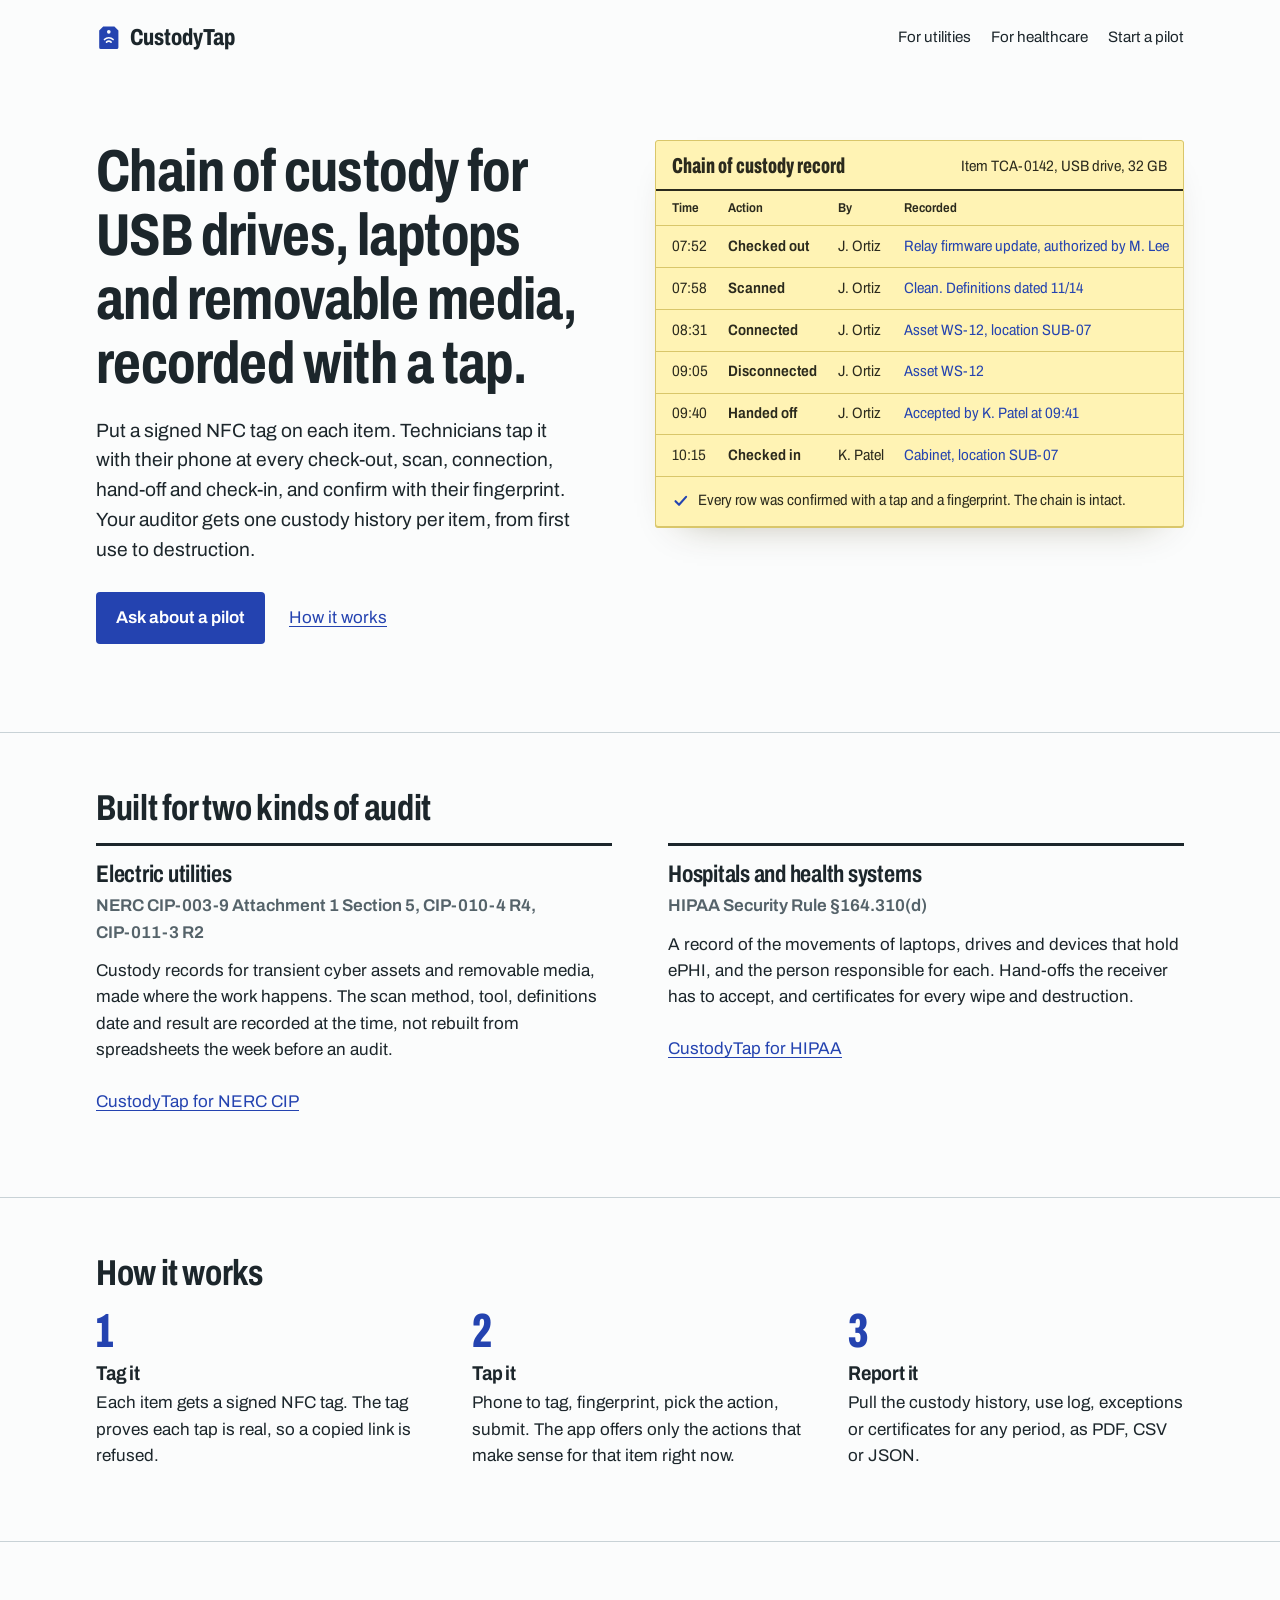
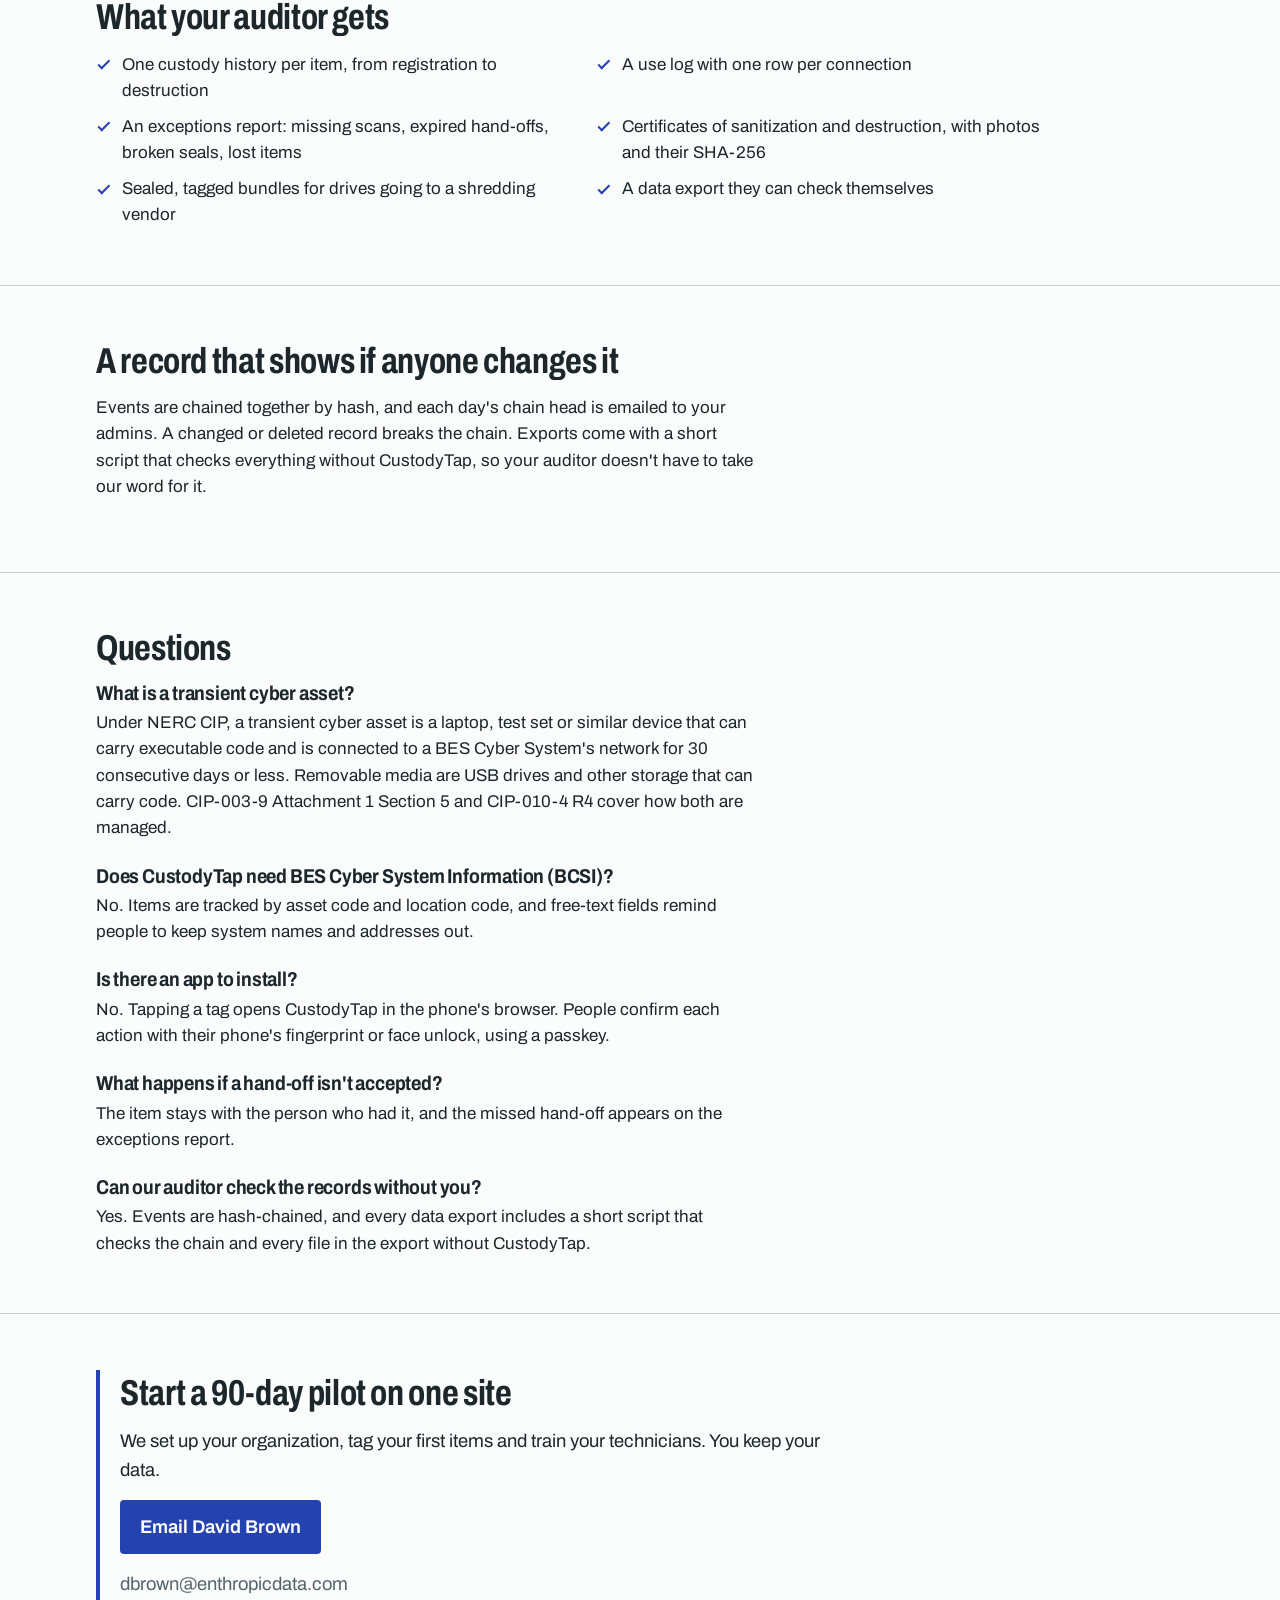
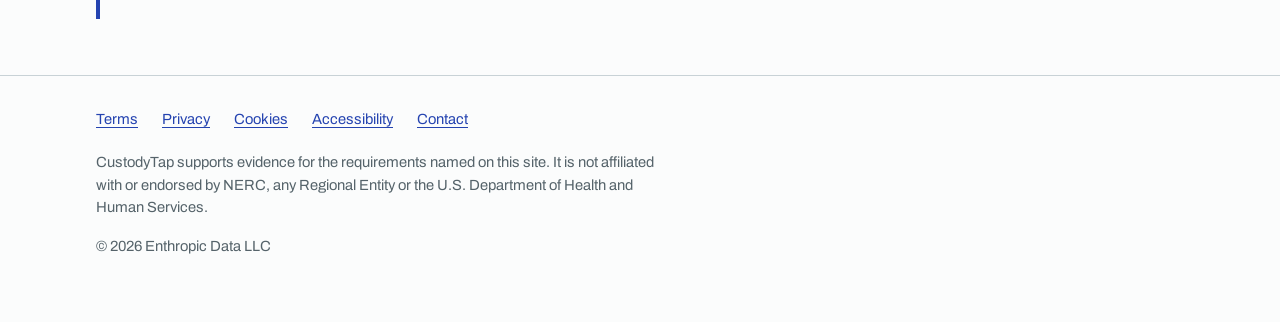
<file: index.html>
<!doctype html>
<html lang="en">
<head>
<meta charset="utf-8">
<meta name="viewport" content="width=device-width, initial-scale=1">
<title>CustodyTap: chain of custody for removable media, by NFC tap</title>
<meta name="description" content="Tap-to-record chain of custody for USB drives, laptops and transient cyber assets. Supports evidence for NERC CIP-003-9, CIP-010-4 R4 and HIPAA §164.310(d). Pilots open.">
<link rel="canonical" href="https://custodytap.com/">
<meta name="theme-color" content="#fbfcfc" media="(prefers-color-scheme: light)">
<meta name="theme-color" content="#12191c" media="(prefers-color-scheme: dark)">
<meta http-equiv="Content-Security-Policy" content="default-src 'none'; style-src 'self'; font-src 'self'; img-src 'self' data:; base-uri 'none'; form-action 'none'; script-src https://stats.enthropicdata.com; connect-src https://stats.enthropicdata.com">
<meta name="referrer" content="strict-origin-when-cross-origin">
<meta property="og:type" content="website">
<meta property="og:site_name" content="CustodyTap">
<meta property="og:title" content="CustodyTap: chain of custody for removable media, by NFC tap">
<meta property="og:description" content="Every USB drive, laptop and test set on the record. Supports evidence for NERC CIP-003-9, CIP-010-4 R4 and HIPAA §164.310(d).">
<meta property="og:url" content="https://custodytap.com/">
<meta property="og:image" content="https://custodytap.com/og.png">
<meta property="og:image:width" content="1200">
<meta property="og:image:height" content="630">
<meta name="twitter:card" content="summary_large_image">
<link rel="icon" href="/favicon.svg" type="image/svg+xml">
<link rel="preload" href="/fonts/archivo-latin.woff2" as="font" type="font/woff2" crossorigin>
<link rel="stylesheet" href="/style.css">
<script type="application/ld+json">
{
  "@context": "https://schema.org",
  "@graph": [
    {
      "@type": "Organization",
      "@id": "https://custodytap.com/#org",
      "name": "Enthropic Data LLC",
      "url": "https://enthropicdata.com/",
      "email": "dbrown@enthropicdata.com"
    },
    {
      "@type": "WebSite",
      "@id": "https://custodytap.com/#site",
      "url": "https://custodytap.com/",
      "name": "CustodyTap",
      "publisher": { "@id": "https://custodytap.com/#org" }
    },
    {
      "@type": "SoftwareApplication",
      "name": "CustodyTap",
      "url": "https://custodytap.com/",
      "applicationCategory": "BusinessApplication",
      "operatingSystem": "Web browser on an NFC-capable phone",
      "description": "Tap-to-record chain of custody for USB drives, laptops, test equipment and other removable media and transient cyber assets, using signed NFC tags, with custody history, use log, exceptions and destruction certificate reports.",
      "publisher": { "@id": "https://custodytap.com/#org" }
    },
    {
      "@type": "FAQPage",
      "mainEntity": [
        {
          "@type": "Question",
          "name": "What is a transient cyber asset?",
          "acceptedAnswer": { "@type": "Answer", "text": "Under NERC CIP, a transient cyber asset is a laptop, test set or similar device that can carry executable code and is connected to a BES Cyber System's network for 30 consecutive days or less. Removable media are USB drives and other storage that can carry code. CIP-003-9 Attachment 1 Section 5 and CIP-010-4 R4 cover how both are managed." }
        },
        {
          "@type": "Question",
          "name": "Does CustodyTap need BES Cyber System Information (BCSI)?",
          "acceptedAnswer": { "@type": "Answer", "text": "No. Items are tracked by asset code and location code, and free-text fields remind people to keep system names and addresses out." }
        },
        {
          "@type": "Question",
          "name": "Is there an app to install?",
          "acceptedAnswer": { "@type": "Answer", "text": "No. Tapping a tag opens CustodyTap in the phone's browser. People confirm each action with their phone's fingerprint or face unlock, using a passkey." }
        },
        {
          "@type": "Question",
          "name": "What happens if a hand-off isn't accepted?",
          "acceptedAnswer": { "@type": "Answer", "text": "The item stays with the person who had it, and the missed hand-off appears on the exceptions report." }
        },
        {
          "@type": "Question",
          "name": "Can our auditor check the records without you?",
          "acceptedAnswer": { "@type": "Answer", "text": "Yes. Events are hash-chained, and every data export includes a short script that checks the chain and every file in the export without CustodyTap." }
        }
      ]
    }
  ]
}
</script>
</head>
<body>

<header class="wrap site-head">
  <a class="mark" href="/" aria-label="CustodyTap home">
    <svg viewBox="0 0 32 32" aria-hidden="true"><path class="tag" fill-rule="evenodd" d="M9 2h14l5 5v21a2 2 0 0 1-2 2H6a2 2 0 0 1-2-2V7l5-5zm7 4.2a2.3 2.3 0 1 0 0 4.6 2.3 2.3 0 0 0 0-4.6z"/><path class="arcs" d="M10.6 18.2a7.6 7.6 0 0 1 10.8 0M13.1 21.4a4 4 0 0 1 5.8 0"/></svg>
    CustodyTap
  </a>
  <nav class="site-nav" aria-label="Main">
    <a class="nav-sector" href="/nerc-cip/">For utilities</a>
    <a class="nav-sector" href="/hipaa/">For healthcare</a>
    <a href="#pilot">Start a pilot</a>
  </nav>
</header>

<main>
  <section class="wrap hero" aria-labelledby="hero-title">
    <div>
      <h1 id="hero-title">Chain of custody for USB drives, laptops and removable media, recorded with a tap.</h1>
      <p class="lede">Put a signed NFC tag on each item. Technicians tap it with their phone at every check-out, scan, connection, hand-off and check-in, and confirm with their fingerprint. Your auditor gets one custody history per item, from first use to destruction.</p>
      <div class="actions">
        <a class="button" href="mailto:dbrown@enthropicdata.com?subject=CustodyTap%20pilot">Ask about a pilot</a>
        <a href="#how">How it works</a>
      </div>
    </div>

    <figure class="record" aria-labelledby="record-caption">
      <div class="record-head">
        <span class="record-title">Chain of custody record</span>
        <span class="record-item">Item TCA-0142, USB drive, 32&nbsp;GB</span>
      </div>
      <table>
        <thead>
          <tr><th scope="col">Time</th><th scope="col">Action</th><th scope="col">By</th><th scope="col">Recorded</th></tr>
        </thead>
        <tbody>
          <tr><td>07:52</td><td>Checked out</td><td>J. Ortiz</td><td class="entry">Relay firmware update, authorized by M. Lee</td></tr>
          <tr><td>07:58</td><td>Scanned</td><td>J. Ortiz</td><td class="entry">Clean. Definitions dated 11/14</td></tr>
          <tr><td>08:31</td><td>Connected</td><td>J. Ortiz</td><td class="entry">Asset WS-12, location SUB-07</td></tr>
          <tr><td>09:05</td><td>Disconnected</td><td>J. Ortiz</td><td class="entry">Asset WS-12</td></tr>
          <tr><td>09:40</td><td>Handed off</td><td>J. Ortiz</td><td class="entry">Accepted by K. Patel at 09:41</td></tr>
          <tr><td>10:15</td><td>Checked in</td><td>K. Patel</td><td class="entry">Cabinet, location SUB-07</td></tr>
        </tbody>
      </table>
      <figcaption id="record-caption">
        <svg viewBox="0 0 20 20" aria-hidden="true"><path d="M4 10.5l4 4 8-9" fill="none" stroke="currentColor" stroke-width="2.4" stroke-linecap="round" stroke-linejoin="round"/></svg>
        <span>Every row was confirmed with a tap and a fingerprint. The chain is intact.</span>
      </figcaption>
    </figure>
  </section>

  <section class="section" aria-labelledby="who">
    <div class="wrap">
      <h2 id="who">Built for two kinds of audit</h2>
      <div class="split">
        <div class="sector">
          <h3>Electric utilities</h3>
          <p class="regs"><span class="nw">NERC CIP-003-9</span> <span class="nw">Attachment 1 Section 5</span>, <span class="nw">CIP-010-4 R4</span>, <span class="nw">CIP-011-3 R2</span></p>
          <p>Custody records for transient cyber assets and removable media, made where the work happens. The scan method, tool, definitions date and result are recorded at the time, not rebuilt from spreadsheets the week before an audit.</p>
          <p><a class="more" href="/nerc-cip/">CustodyTap for NERC CIP</a></p>
        </div>
        <div class="sector">
          <h3>Hospitals and health systems</h3>
          <p class="regs">HIPAA Security Rule <span class="nw">§164.310(d)</span></p>
          <p>A record of the movements of laptops, drives and devices that hold ePHI, and the person responsible for each. Hand-offs the receiver has to accept, and certificates for every wipe and destruction.</p>
          <p><a class="more" href="/hipaa/">CustodyTap for HIPAA</a></p>
        </div>
      </div>
    </div>
  </section>

  <section class="section" id="how" aria-labelledby="how-title">
    <div class="wrap">
      <h2 id="how-title">How it works</h2>
      <ol class="steps">
        <li>
          <h3>Tag it</h3>
          <p>Each item gets a signed NFC tag. The tag proves each tap is real, so a copied link is refused.</p>
        </li>
        <li>
          <h3>Tap it</h3>
          <p>Phone to tag, fingerprint, pick the action, submit. The app offers only the actions that make sense for that item right now.</p>
        </li>
        <li>
          <h3>Report it</h3>
          <p>Pull the custody history, use log, exceptions or certificates for any period, as PDF, CSV or JSON.</p>
        </li>
      </ol>
    </div>
  </section>

  <section class="section" aria-labelledby="gets">
    <div class="wrap">
      <h2 id="gets">What your auditor gets</h2>
      <ul class="ticks">
        <li>One custody history per item, from registration to destruction</li>
        <li>A use log with one row per connection</li>
        <li>An exceptions report: missing scans, expired hand-offs, broken seals, lost items</li>
        <li>Certificates of sanitization and destruction, with photos and their <span class="nw">SHA-256</span></li>
        <li>Sealed, tagged bundles for drives going to a shredding vendor</li>
        <li>A data export they can check themselves</li>
      </ul>
    </div>
  </section>

  <section class="section" aria-labelledby="tamper">
    <div class="wrap">
      <h2 id="tamper">A record that shows if anyone changes it</h2>
      <p>Events are chained together by hash, and each day's chain head is emailed to your admins. A changed or deleted record breaks the chain. Exports come with a short script that checks everything without CustodyTap, so your auditor doesn't have to take our word for it.</p>
    </div>
  </section>

  <section class="section" aria-labelledby="faq">
    <div class="wrap">
      <h2 id="faq">Questions</h2>
      <div class="faq">
        <div>
          <h3>What is a transient cyber asset?</h3>
          <p>Under NERC CIP, a transient cyber asset is a laptop, test set or similar device that can carry executable code and is connected to a BES Cyber System's network for 30 consecutive days or less. Removable media are USB drives and other storage that can carry code. <span class="nw">CIP-003-9</span> <span class="nw">Attachment 1 Section 5</span> and <span class="nw">CIP-010-4 R4</span> cover how both are managed.</p>
        </div>
        <div>
          <h3>Does CustodyTap need BES Cyber System Information (BCSI)?</h3>
          <p>No. Items are tracked by asset code and location code, and free-text fields remind people to keep system names and addresses out.</p>
        </div>
        <div>
          <h3>Is there an app to install?</h3>
          <p>No. Tapping a tag opens CustodyTap in the phone's browser. People confirm each action with their phone's fingerprint or face unlock, using a passkey.</p>
        </div>
        <div>
          <h3>What happens if a hand-off isn't accepted?</h3>
          <p>The item stays with the person who had it, and the missed hand-off appears on the exceptions report.</p>
        </div>
        <div>
          <h3>Can our auditor check the records without you?</h3>
          <p>Yes. Events are hash-chained, and every data export includes a short script that checks the chain and every file in the export without CustodyTap.</p>
        </div>
      </div>
    </div>
  </section>

  <section class="section" id="pilot" aria-labelledby="pilot-title">
    <div class="wrap">
      <div class="pilot">
        <h2 id="pilot-title">Start a <span class="nw">90-day</span> pilot on one site</h2>
        <p>We set up your organization, tag your first items and train your technicians. You keep your data.</p>
        <p><a class="button" href="mailto:dbrown@enthropicdata.com?subject=CustodyTap%20pilot">Email David Brown</a></p>
        <p class="small">dbrown@enthropicdata.com</p>
      </div>
    </div>
  </section>
</main>

<footer class="site-foot">
  <div class="wrap">
  <nav class="foot-links" aria-label="Legal">
    <a href="/terms/">Terms</a>
    <a href="/privacy/">Privacy</a>
    <a href="/cookies/">Cookies</a>
    <a href="/accessibility/">Accessibility</a>
    <a href="mailto:dbrown@enthropicdata.com">Contact</a>
  </nav>
  <p>CustodyTap supports evidence for the requirements named on this site. It is not affiliated with or endorsed by NERC, any Regional Entity or the U.S. Department of Health and Human Services.</p>
  <p>&copy; 2026 Enthropic Data LLC</p>
  </div>
</footer>

<script defer src="https://stats.enthropicdata.com/script.js" data-website-id="34a4aa38-a8db-4658-8390-8f63e702121d" data-domains="custodytap.com,www.custodytap.com" data-exclude-search="true" data-exclude-hash="true" data-do-not-track="true"></script>
</body>
</html>
</file>
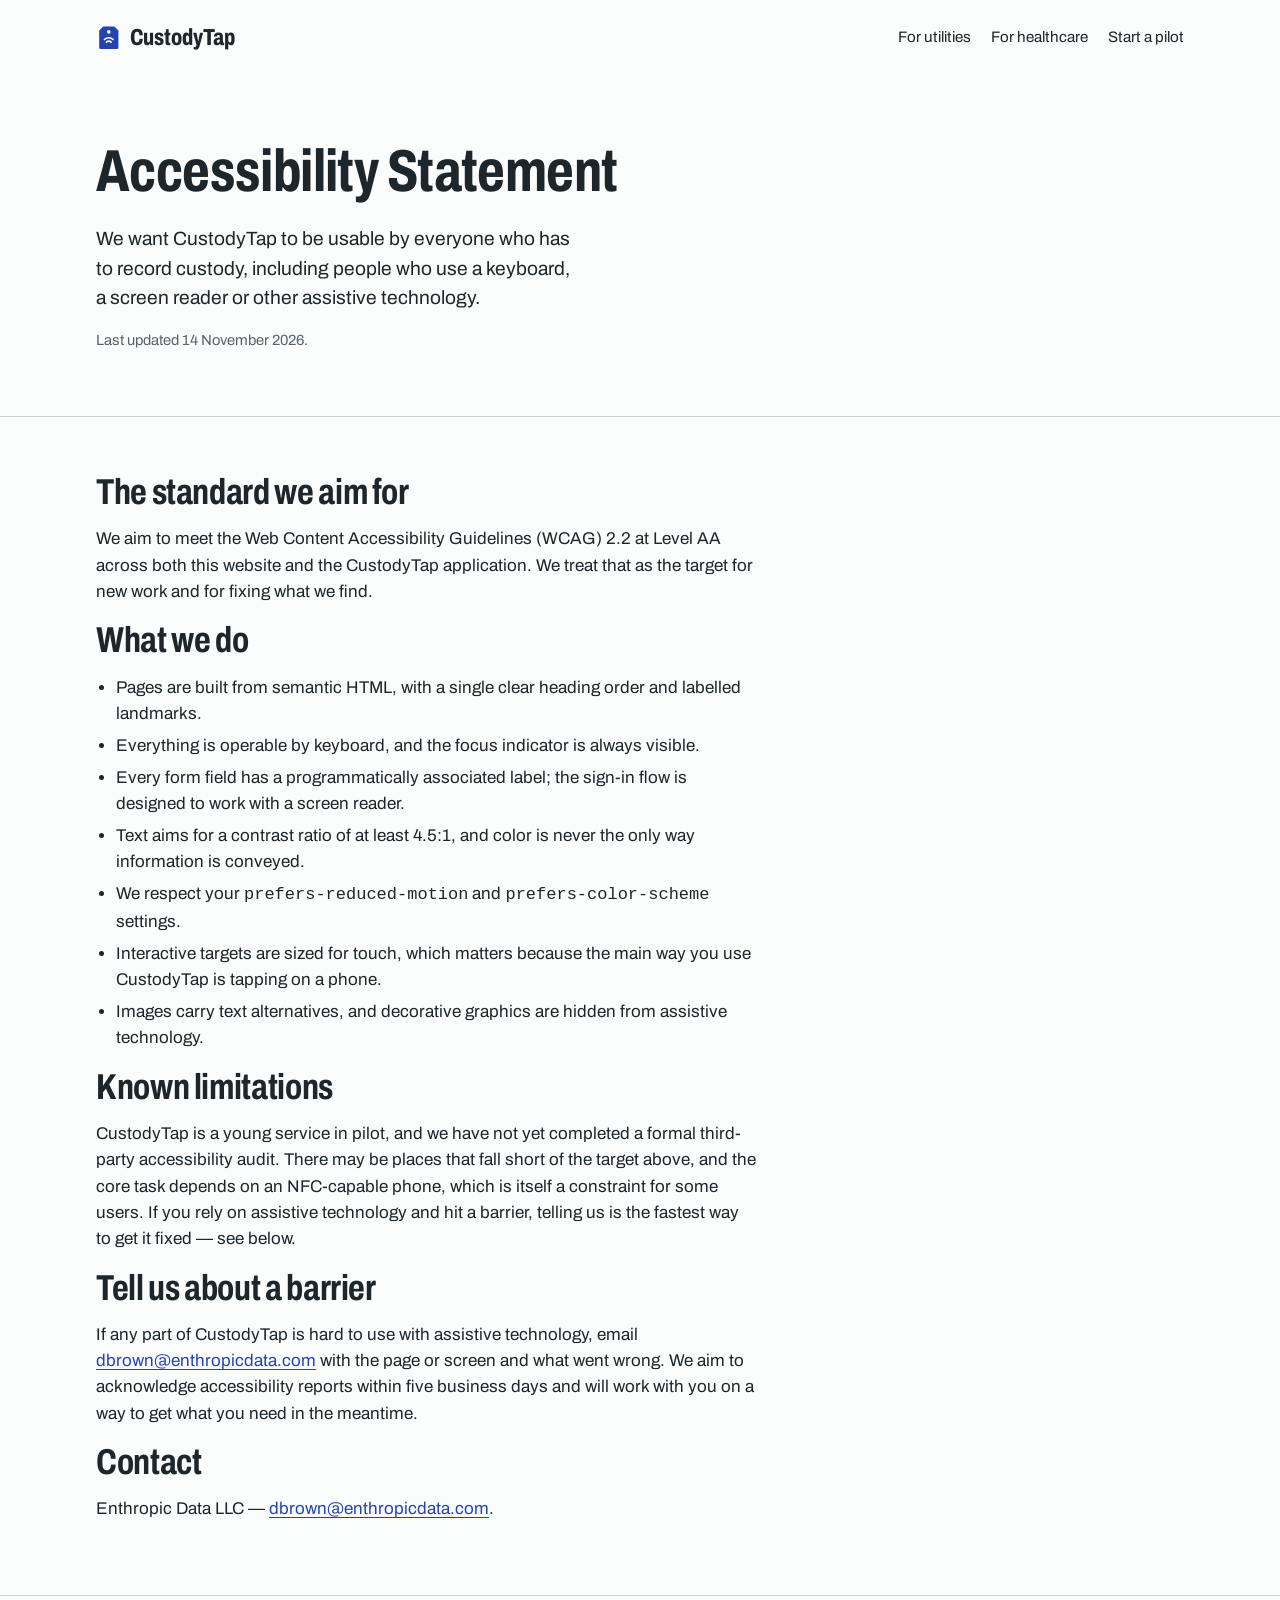
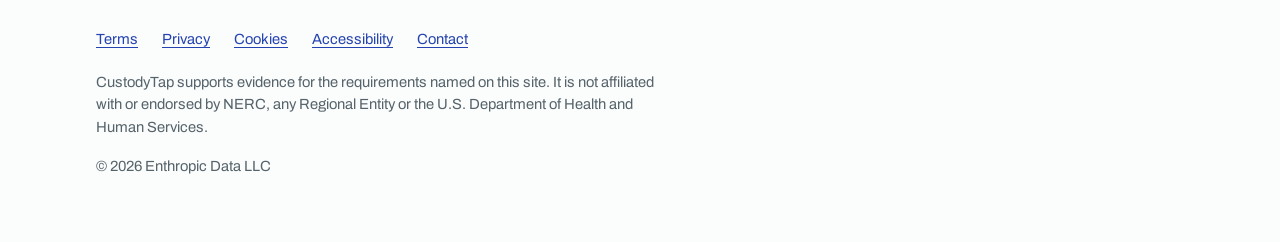
<file: accessibility/index.html>
<!doctype html>
<!-- DRAFT — pending review before publish. -->
<html lang="en">
<head>
<meta charset="utf-8">
<meta name="viewport" content="width=device-width, initial-scale=1">
<title>Accessibility Statement | CustodyTap</title>
<meta name="description" content="CustodyTap's commitment to accessibility: the standard we aim for, the measures we take, known limitations, and how to tell us about a barrier.">
<link rel="canonical" href="https://custodytap.com/accessibility/">
<meta name="theme-color" content="#fbfcfc" media="(prefers-color-scheme: light)">
<meta name="theme-color" content="#12191c" media="(prefers-color-scheme: dark)">
<meta http-equiv="Content-Security-Policy" content="default-src 'none'; style-src 'self'; font-src 'self'; img-src 'self' data:; base-uri 'none'; form-action 'none'; script-src https://stats.enthropicdata.com; connect-src https://stats.enthropicdata.com">
<meta name="referrer" content="strict-origin-when-cross-origin">
<meta name="robots" content="index, follow">
<link rel="icon" href="/favicon.svg" type="image/svg+xml">
<link rel="preload" href="/fonts/archivo-latin.woff2" as="font" type="font/woff2" crossorigin>
<link rel="stylesheet" href="/style.css">
</head>
<body>

<header class="wrap site-head">
  <a class="mark" href="/" aria-label="CustodyTap home">
    <svg viewBox="0 0 32 32" aria-hidden="true"><path class="tag" fill-rule="evenodd" d="M9 2h14l5 5v21a2 2 0 0 1-2 2H6a2 2 0 0 1-2-2V7l5-5zm7 4.2a2.3 2.3 0 1 0 0 4.6 2.3 2.3 0 0 0 0-4.6z"/><path class="arcs" d="M10.6 18.2a7.6 7.6 0 0 1 10.8 0M13.1 21.4a4 4 0 0 1 5.8 0"/></svg>
    CustodyTap
  </a>
  <nav class="site-nav" aria-label="Main">
    <a class="nav-sector" href="/nerc-cip/">For utilities</a>
    <a class="nav-sector" href="/hipaa/">For healthcare</a>
    <a href="/#pilot">Start a pilot</a>
  </nav>
</header>

<main class="page">
  <div class="wrap page-head">
    <h1>Accessibility Statement</h1>
    <p class="lede">We want CustodyTap to be usable by everyone who has to record custody, including people who use a keyboard, a screen reader or other assistive technology.</p>
    <p class="small">Last updated 14 November 2026.</p>
  </div>

  <section class="section prose" aria-labelledby="standard">
    <div class="wrap">
      <h2 id="standard">The standard we aim for</h2>
      <p>We aim to meet the Web Content Accessibility Guidelines (WCAG) 2.2 at Level AA across both this website and the CustodyTap application. We treat that as the target for new work and for fixing what we find.</p>

      <h2 id="measures">What we do</h2>
      <ul>
        <li>Pages are built from semantic HTML, with a single clear heading order and labelled landmarks.</li>
        <li>Everything is operable by keyboard, and the focus indicator is always visible.</li>
        <li>Every form field has a programmatically associated label; the sign-in flow is designed to work with a screen reader.</li>
        <li>Text aims for a contrast ratio of at least 4.5:1, and color is never the only way information is conveyed.</li>
        <li>We respect your <code>prefers-reduced-motion</code> and <code>prefers-color-scheme</code> settings.</li>
        <li>Interactive targets are sized for touch, which matters because the main way you use CustodyTap is tapping on a phone.</li>
        <li>Images carry text alternatives, and decorative graphics are hidden from assistive technology.</li>
      </ul>

      <h2 id="limits">Known limitations</h2>
      <p>CustodyTap is a young service in pilot, and we have not yet completed a formal third-party accessibility audit. There may be places that fall short of the target above, and the core task depends on an NFC-capable phone, which is itself a constraint for some users. If you rely on assistive technology and hit a barrier, telling us is the fastest way to get it fixed — see below.</p>

      <h2 id="feedback">Tell us about a barrier</h2>
      <p>If any part of CustodyTap is hard to use with assistive technology, email <a href="mailto:dbrown@enthropicdata.com">dbrown@enthropicdata.com</a> with the page or screen and what went wrong. We aim to acknowledge accessibility reports within five business days and will work with you on a way to get what you need in the meantime.</p>

      <h2 id="contact">Contact</h2>
      <p>Enthropic Data LLC — <a href="mailto:dbrown@enthropicdata.com">dbrown@enthropicdata.com</a>.</p>
    </div>
  </section>
</main>

<footer class="site-foot">
  <div class="wrap">
  <nav class="foot-links" aria-label="Legal">
    <a href="/terms/">Terms</a>
    <a href="/privacy/">Privacy</a>
    <a href="/cookies/">Cookies</a>
    <a href="/accessibility/">Accessibility</a>
    <a href="mailto:dbrown@enthropicdata.com">Contact</a>
  </nav>
  <p>CustodyTap supports evidence for the requirements named on this site. It is not affiliated with or endorsed by NERC, any Regional Entity or the U.S. Department of Health and Human Services.</p>
  <p>&copy; 2026 Enthropic Data LLC</p>
  </div>
</footer>

<script defer src="https://stats.enthropicdata.com/script.js" data-website-id="34a4aa38-a8db-4658-8390-8f63e702121d" data-domains="custodytap.com,www.custodytap.com" data-exclude-search="true" data-exclude-hash="true" data-do-not-track="true"></script>
</body>
</html>
</file>
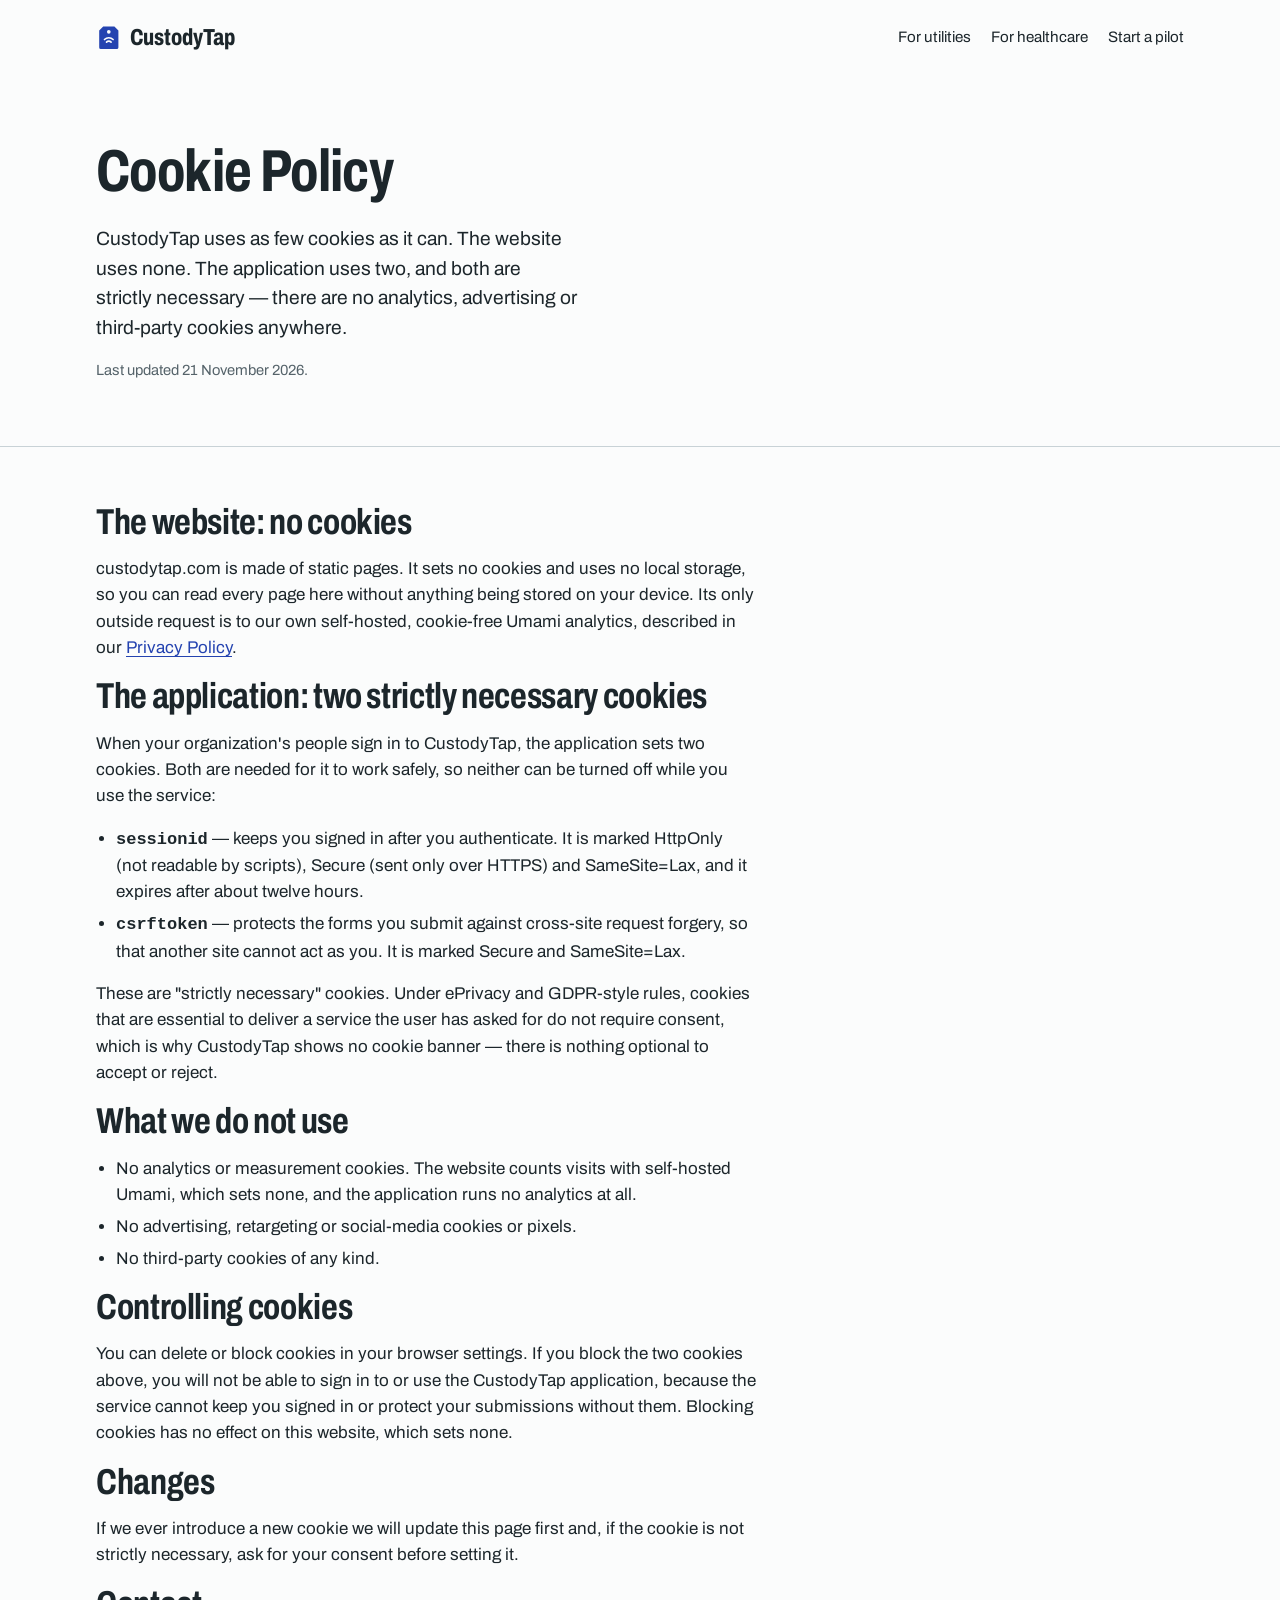
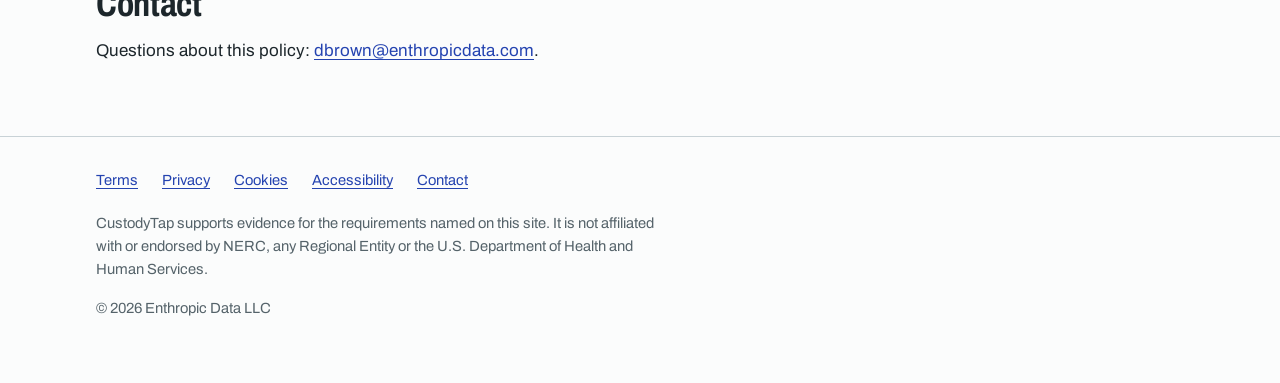
<file: cookies/index.html>
<!doctype html>
<!-- DRAFT — pending review before publish. Cookie facts from custody-tracker settings as of 2026-11-14. -->
<html lang="en">
<head>
<meta charset="utf-8">
<meta name="viewport" content="width=device-width, initial-scale=1">
<title>Cookie Policy | CustodyTap</title>
<meta name="description" content="CustodyTap's cookie use: none on the website, and only two strictly necessary cookies in the application. No analytics, advertising or third-party cookies.">
<link rel="canonical" href="https://custodytap.com/cookies/">
<meta name="theme-color" content="#fbfcfc" media="(prefers-color-scheme: light)">
<meta name="theme-color" content="#12191c" media="(prefers-color-scheme: dark)">
<meta http-equiv="Content-Security-Policy" content="default-src 'none'; style-src 'self'; font-src 'self'; img-src 'self' data:; base-uri 'none'; form-action 'none'; script-src https://stats.enthropicdata.com; connect-src https://stats.enthropicdata.com">
<meta name="referrer" content="strict-origin-when-cross-origin">
<meta name="robots" content="index, follow">
<link rel="icon" href="/favicon.svg" type="image/svg+xml">
<link rel="preload" href="/fonts/archivo-latin.woff2" as="font" type="font/woff2" crossorigin>
<link rel="stylesheet" href="/style.css">
</head>
<body>

<header class="wrap site-head">
  <a class="mark" href="/" aria-label="CustodyTap home">
    <svg viewBox="0 0 32 32" aria-hidden="true"><path class="tag" fill-rule="evenodd" d="M9 2h14l5 5v21a2 2 0 0 1-2 2H6a2 2 0 0 1-2-2V7l5-5zm7 4.2a2.3 2.3 0 1 0 0 4.6 2.3 2.3 0 0 0 0-4.6z"/><path class="arcs" d="M10.6 18.2a7.6 7.6 0 0 1 10.8 0M13.1 21.4a4 4 0 0 1 5.8 0"/></svg>
    CustodyTap
  </a>
  <nav class="site-nav" aria-label="Main">
    <a class="nav-sector" href="/nerc-cip/">For utilities</a>
    <a class="nav-sector" href="/hipaa/">For healthcare</a>
    <a href="/#pilot">Start a pilot</a>
  </nav>
</header>

<main class="page">
  <div class="wrap page-head">
    <h1>Cookie Policy</h1>
    <p class="lede">CustodyTap uses as few cookies as it can. The website uses none. The application uses two, and both are strictly necessary — there are no analytics, advertising or third-party cookies anywhere.</p>
    <p class="small">Last updated 21 November 2026.</p>
  </div>

  <section class="section prose" aria-labelledby="site">
    <div class="wrap">
      <h2 id="site">The website: no cookies</h2>
      <p>custodytap.com is made of static pages. It sets no cookies and uses no local storage, so you can read every page here without anything being stored on your device. Its only outside request is to our own self-hosted, cookie-free Umami analytics, described in our <a href="/privacy/">Privacy Policy</a>.</p>

      <h2 id="app">The application: two strictly necessary cookies</h2>
      <p>When your organization's people sign in to CustodyTap, the application sets two cookies. Both are needed for it to work safely, so neither can be turned off while you use the service:</p>
      <ul>
        <li><strong><code>sessionid</code></strong> — keeps you signed in after you authenticate. It is marked HttpOnly (not readable by scripts), Secure (sent only over HTTPS) and SameSite=Lax, and it expires after about twelve hours.</li>
        <li><strong><code>csrftoken</code></strong> — protects the forms you submit against cross-site request forgery, so that another site cannot act as you. It is marked Secure and SameSite=Lax.</li>
      </ul>
      <p>These are "strictly necessary" cookies. Under ePrivacy and GDPR-style rules, cookies that are essential to deliver a service the user has asked for do not require consent, which is why CustodyTap shows no cookie banner — there is nothing optional to accept or reject.</p>

      <h2 id="none">What we do not use</h2>
      <ul>
        <li>No analytics or measurement cookies. The website counts visits with self-hosted Umami, which sets none, and the application runs no analytics at all.</li>
        <li>No advertising, retargeting or social-media cookies or pixels.</li>
        <li>No third-party cookies of any kind.</li>
      </ul>

      <h2 id="control">Controlling cookies</h2>
      <p>You can delete or block cookies in your browser settings. If you block the two cookies above, you will not be able to sign in to or use the CustodyTap application, because the service cannot keep you signed in or protect your submissions without them. Blocking cookies has no effect on this website, which sets none.</p>

      <h2 id="changes">Changes</h2>
      <p>If we ever introduce a new cookie we will update this page first and, if the cookie is not strictly necessary, ask for your consent before setting it.</p>

      <h2 id="contact">Contact</h2>
      <p>Questions about this policy: <a href="mailto:dbrown@enthropicdata.com">dbrown@enthropicdata.com</a>.</p>
    </div>
  </section>
</main>

<footer class="site-foot">
  <div class="wrap">
  <nav class="foot-links" aria-label="Legal">
    <a href="/terms/">Terms</a>
    <a href="/privacy/">Privacy</a>
    <a href="/cookies/">Cookies</a>
    <a href="/accessibility/">Accessibility</a>
    <a href="mailto:dbrown@enthropicdata.com">Contact</a>
  </nav>
  <p>CustodyTap supports evidence for the requirements named on this site. It is not affiliated with or endorsed by NERC, any Regional Entity or the U.S. Department of Health and Human Services.</p>
  <p>&copy; 2026 Enthropic Data LLC</p>
  </div>
</footer>

<script defer src="https://stats.enthropicdata.com/script.js" data-website-id="34a4aa38-a8db-4658-8390-8f63e702121d" data-domains="custodytap.com,www.custodytap.com" data-exclude-search="true" data-exclude-hash="true" data-do-not-track="true"></script>
</body>
</html>
</file>
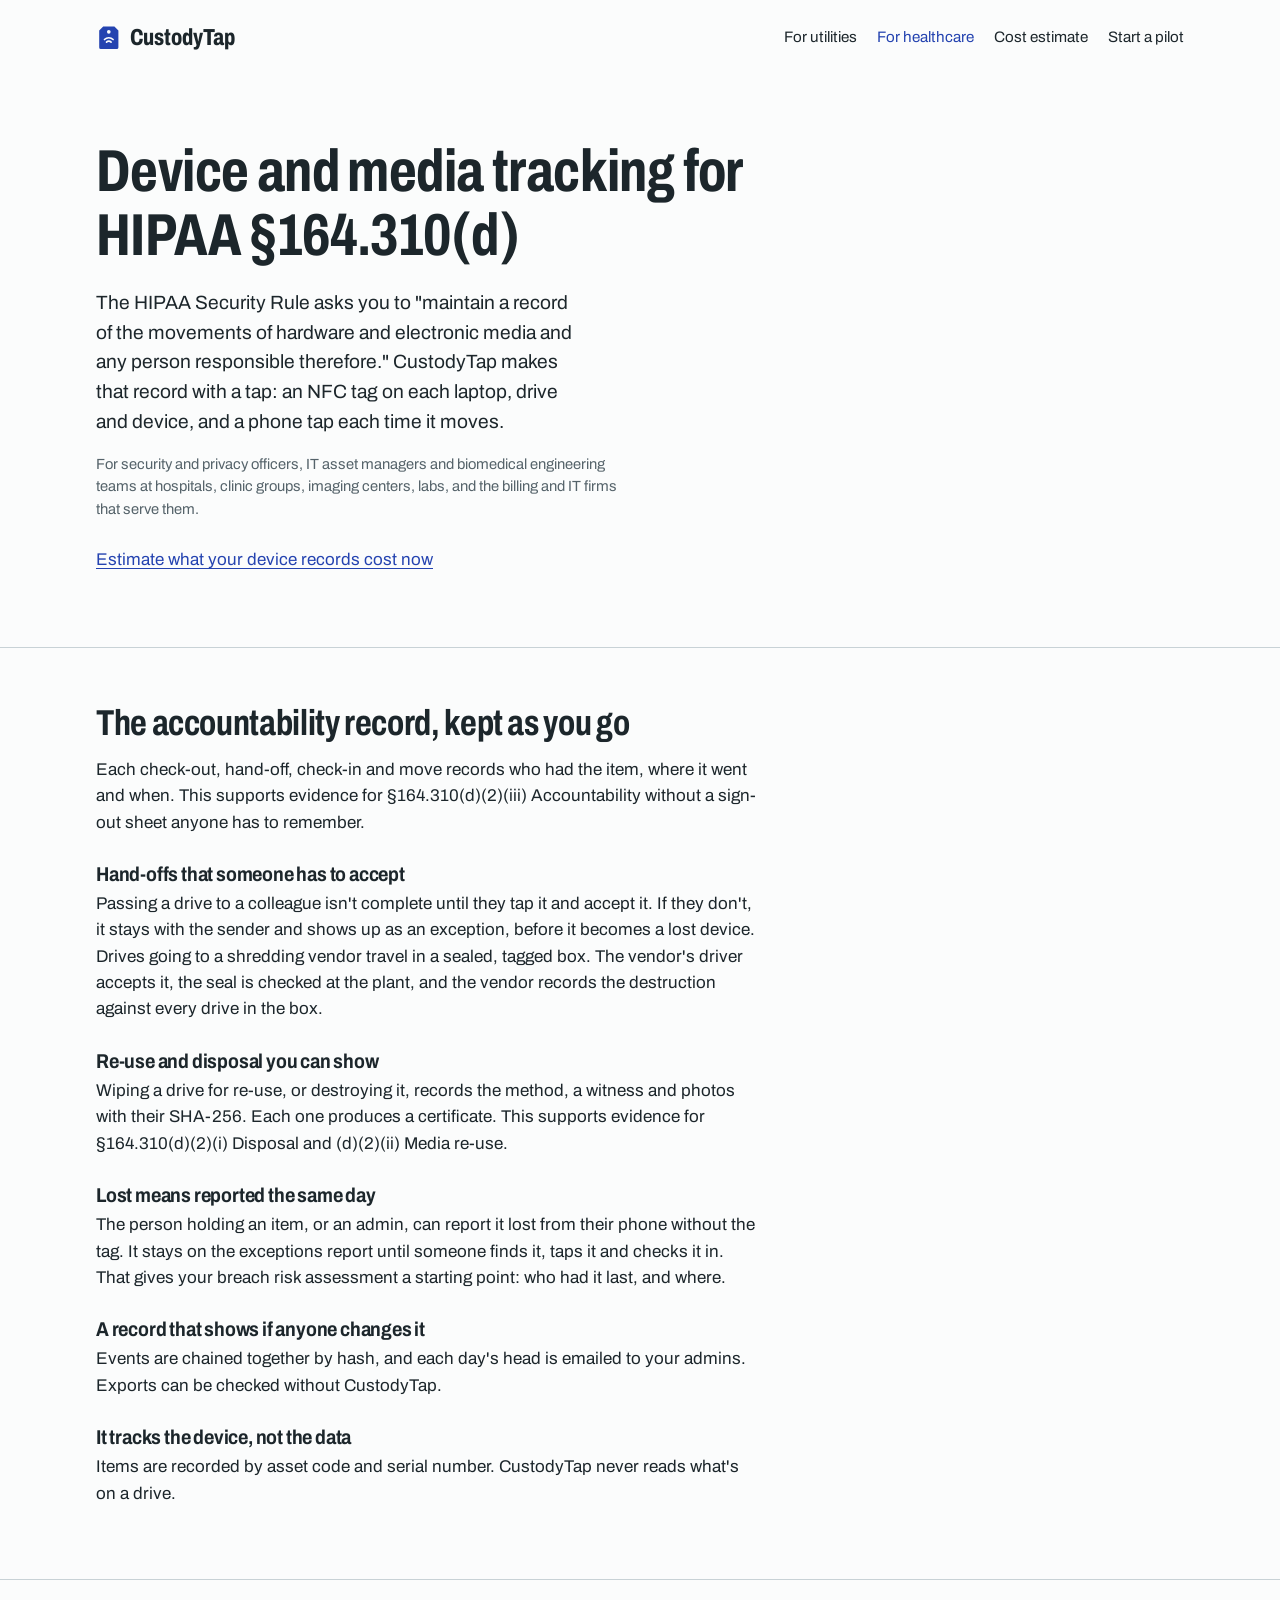
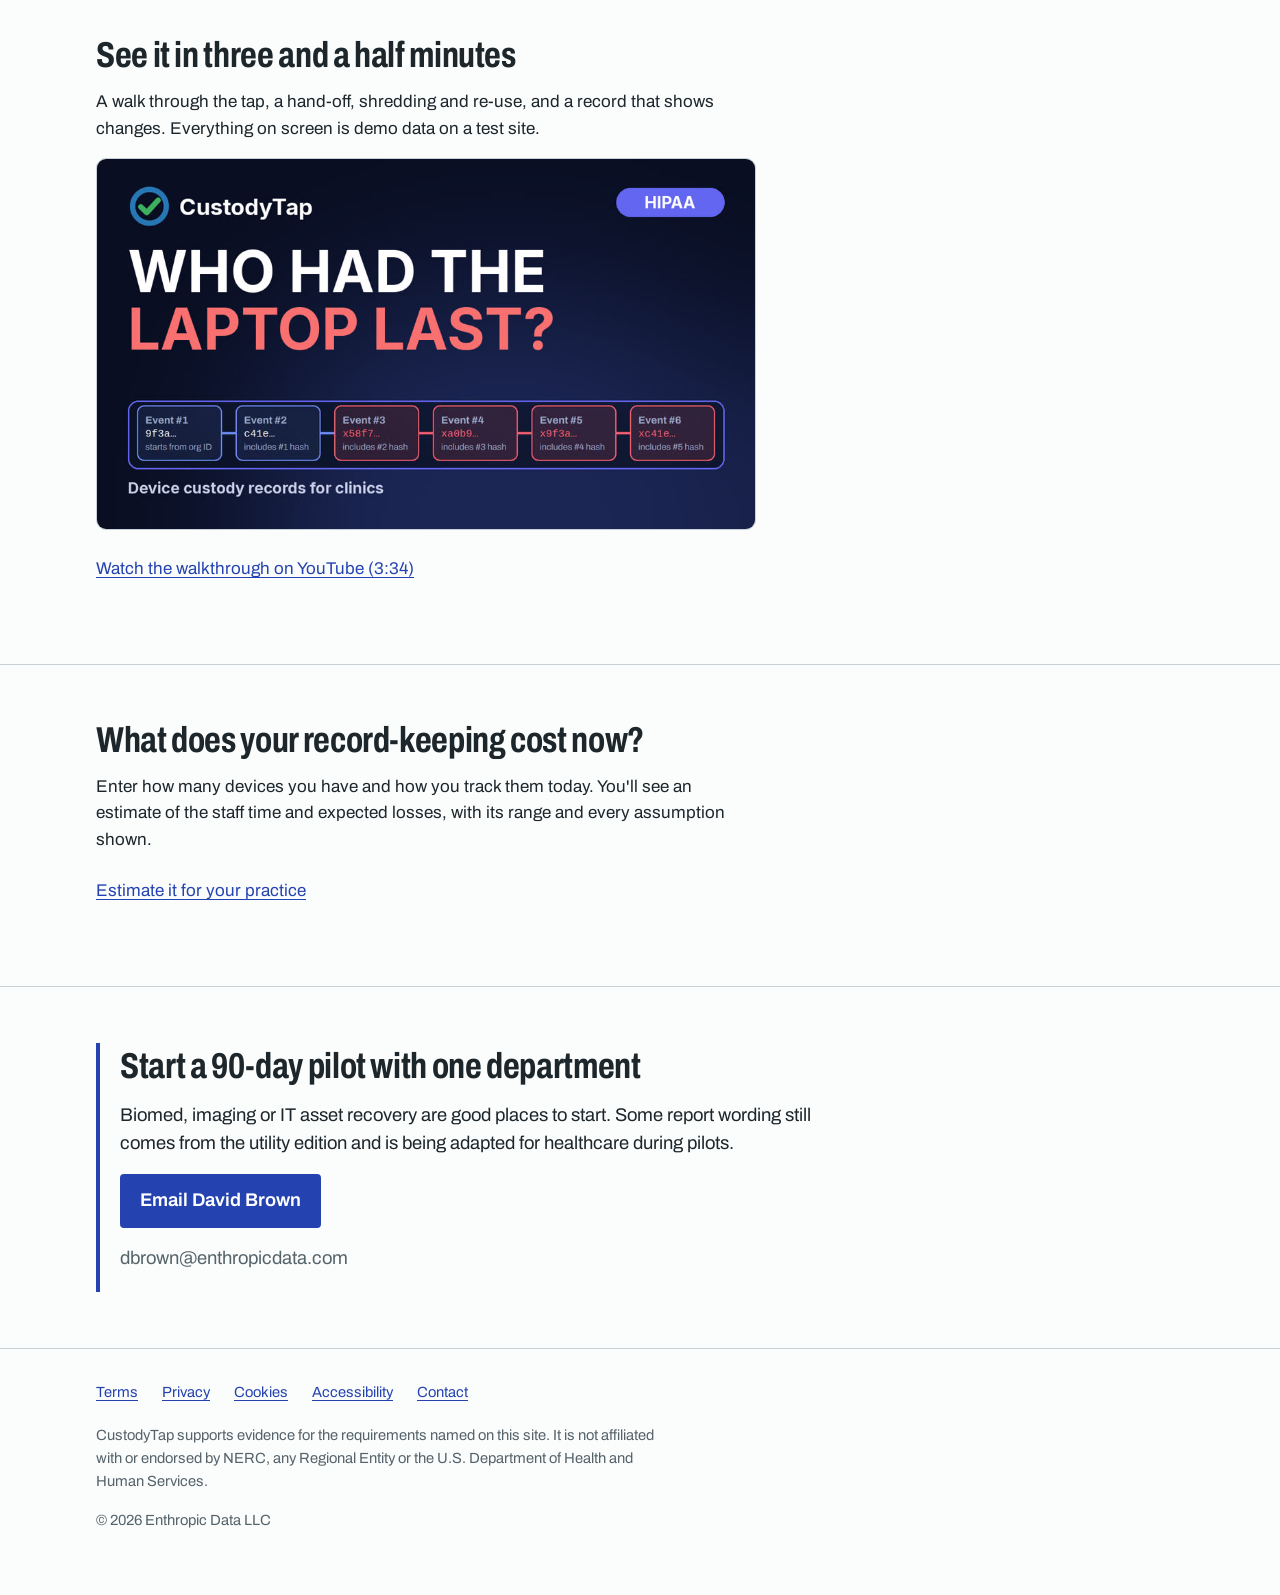
<file: hipaa/index.html>
<!doctype html>
<html lang="en">
<head>
<meta charset="utf-8">
<meta name="viewport" content="width=device-width, initial-scale=1">
<title>HIPAA §164.310(d) device and media tracking | CustodyTap</title>
<meta name="description" content="A record of the movements of laptops, drives and devices that hold ePHI, with hand-offs the receiver accepts and certificates for every wipe and destruction. Supports evidence for HIPAA §164.310(d).">
<link rel="canonical" href="https://custodytap.com/hipaa/">
<meta name="theme-color" content="#fbfcfc" media="(prefers-color-scheme: light)">
<meta name="theme-color" content="#12191c" media="(prefers-color-scheme: dark)">
<meta http-equiv="Content-Security-Policy" content="default-src 'none'; style-src 'self'; font-src 'self'; img-src 'self' data:; base-uri 'none'; form-action 'none'; script-src https://stats.enthropicdata.com; connect-src https://stats.enthropicdata.com">
<meta name="referrer" content="strict-origin-when-cross-origin">
<meta property="og:type" content="website">
<meta property="og:site_name" content="CustodyTap">
<meta property="og:title" content="Device and media tracking for HIPAA §164.310(d)">
<meta property="og:description" content="Know where every drive with patient data is, and who has it. Hand-offs, wipes and destruction, all on the record.">
<meta property="og:url" content="https://custodytap.com/hipaa/">
<meta property="og:image" content="https://custodytap.com/og.png">
<meta name="twitter:card" content="summary_large_image">
<link rel="icon" href="/favicon.svg" type="image/svg+xml">
<link rel="preload" href="/fonts/archivo-latin.woff2" as="font" type="font/woff2" crossorigin>
<link rel="stylesheet" href="/style.css">
<script type="application/ld+json">
{
  "@context": "https://schema.org",
  "@type": "WebPage",
  "name": "Device and media tracking for HIPAA §164.310(d)",
  "url": "https://custodytap.com/hipaa/",
  "isPartOf": { "@type": "WebSite", "url": "https://custodytap.com/", "name": "CustodyTap" },
  "about": ["HIPAA Security Rule", "Device and media controls", "45 CFR 164.310(d)", "ePHI", "Chain of custody"]
}
</script>
</head>
<body>

<header class="wrap site-head">
  <a class="mark" href="/" aria-label="CustodyTap home">
    <svg viewBox="0 0 32 32" aria-hidden="true"><path class="tag" fill-rule="evenodd" d="M9 2h14l5 5v21a2 2 0 0 1-2 2H6a2 2 0 0 1-2-2V7l5-5zm7 4.2a2.3 2.3 0 1 0 0 4.6 2.3 2.3 0 0 0 0-4.6z"/><path class="arcs" d="M10.6 18.2a7.6 7.6 0 0 1 10.8 0M13.1 21.4a4 4 0 0 1 5.8 0"/></svg>
    CustodyTap
  </a>
  <nav class="site-nav" aria-label="Main">
    <a class="nav-sector" href="/nerc-cip/">For utilities</a>
    <a class="nav-sector" href="/hipaa/" aria-current="page">For healthcare</a>
    <a href="/hipaa/estimate/">Cost estimate</a>
    <a href="#pilot">Start a pilot</a>
  </nav>
</header>

<main class="page">
  <div class="wrap page-head">
    <h1>Device and media tracking for HIPAA <span class="nw">§164.310(d)</span></h1>
    <p class="lede">The HIPAA Security Rule asks you to "maintain a record of the movements of hardware and electronic media and any person responsible therefore." CustodyTap makes that record with a tap: an NFC tag on each laptop, drive and device, and a phone tap each time it moves.</p>
    <p class="small">For security and privacy officers, IT asset managers and biomedical engineering teams at hospitals, clinic groups, imaging centers, labs, and the billing and IT firms that serve them.</p>
    <p><a class="more" href="/hipaa/estimate/">Estimate what your device records cost now</a></p>
  </div>

  <section class="section prose" aria-labelledby="record">
    <div class="wrap">
      <h2 id="record">The accountability record, kept as you go</h2>
      <p>Each check-out, hand-off, check-in and move records who had the item, where it went and when. This supports evidence for <span class="nw">§164.310(d)(2)(iii)</span> Accountability without a sign-out sheet anyone has to remember.</p>

      <h3>Hand-offs that someone has to accept</h3>
      <p>Passing a drive to a colleague isn't complete until they tap it and accept it. If they don't, it stays with the sender and shows up as an exception, before it becomes a lost device. Drives going to a shredding vendor travel in a sealed, tagged box. The vendor's driver accepts it, the seal is checked at the plant, and the vendor records the destruction against every drive in the box.</p>

      <h3>Re-use and disposal you can show</h3>
      <p>Wiping a drive for re-use, or destroying it, records the method, a witness and photos with their <span class="nw">SHA-256</span>. Each one produces a certificate. This supports evidence for <span class="nw">§164.310(d)(2)(i)</span> Disposal and <span class="nw">(d)(2)(ii)</span> Media re-use.</p>

      <h3>Lost means reported the same day</h3>
      <p>The person holding an item, or an admin, can report it lost from their phone without the tag. It stays on the exceptions report until someone finds it, taps it and checks it in. That gives your breach risk assessment a starting point: who had it last, and where.</p>

      <h3>A record that shows if anyone changes it</h3>
      <p>Events are chained together by hash, and each day's head is emailed to your admins. Exports can be checked without CustodyTap.</p>

      <h3>It tracks the device, not the data</h3>
      <p>Items are recorded by asset code and serial number. CustodyTap never reads what's on a drive.</p>
    </div>
  </section>

  <section class="section" aria-labelledby="watch">
    <div class="wrap">
      <h2 id="watch">See it in three and a half minutes</h2>
      <p>A walk through the tap, a hand-off, shredding and re-use, and a record that shows changes. Everything on screen is demo data on a test site.</p>
      <p class="video-link"><a href="https://youtu.be/VJhbw5Ml9K8"><img src="/hipaa/walkthrough.jpg" width="960" height="540" alt="Video thumbnail: Who had the laptop last? A hash chain of custody events with the later events marked as changed."></a></p>
      <p><a class="more" href="https://youtu.be/VJhbw5Ml9K8">Watch the walkthrough on YouTube (3:34)</a></p>
    </div>
  </section>

  <section class="section" aria-labelledby="estimate">
    <div class="wrap">
      <h2 id="estimate">What does your record-keeping cost now?</h2>
      <p>Enter how many devices you have and how you track them today. You'll see an estimate of the staff time and expected losses, with its range and every assumption shown.</p>
      <p><a class="more" href="/hipaa/estimate/">Estimate it for your practice</a></p>
    </div>
  </section>

  <section class="section" id="pilot" aria-labelledby="pilot-title">
    <div class="wrap">
      <div class="pilot">
        <h2 id="pilot-title">Start a <span class="nw">90-day</span> pilot with one department</h2>
        <p>Biomed, imaging or IT asset recovery are good places to start. Some report wording still comes from the utility edition and is being adapted for healthcare during pilots.</p>
        <p><a class="button" href="mailto:dbrown@enthropicdata.com?subject=CustodyTap%20pilot%20(healthcare)">Email David Brown</a></p>
        <p class="small">dbrown@enthropicdata.com</p>
      </div>
    </div>
  </section>
</main>

<footer class="site-foot">
  <div class="wrap">
  <nav class="foot-links" aria-label="Legal">
    <a href="/terms/">Terms</a>
    <a href="/privacy/">Privacy</a>
    <a href="/cookies/">Cookies</a>
    <a href="/accessibility/">Accessibility</a>
    <a href="mailto:dbrown@enthropicdata.com">Contact</a>
  </nav>
  <p>CustodyTap supports evidence for the requirements named on this site. It is not affiliated with or endorsed by NERC, any Regional Entity or the U.S. Department of Health and Human Services.</p>
  <p>&copy; 2026 Enthropic Data LLC</p>
  </div>
</footer>

<script defer src="https://stats.enthropicdata.com/script.js" data-website-id="34a4aa38-a8db-4658-8390-8f63e702121d" data-domains="custodytap.com,www.custodytap.com" data-exclude-search="true" data-exclude-hash="true" data-do-not-track="true"></script>
</body>
</html>
</file>
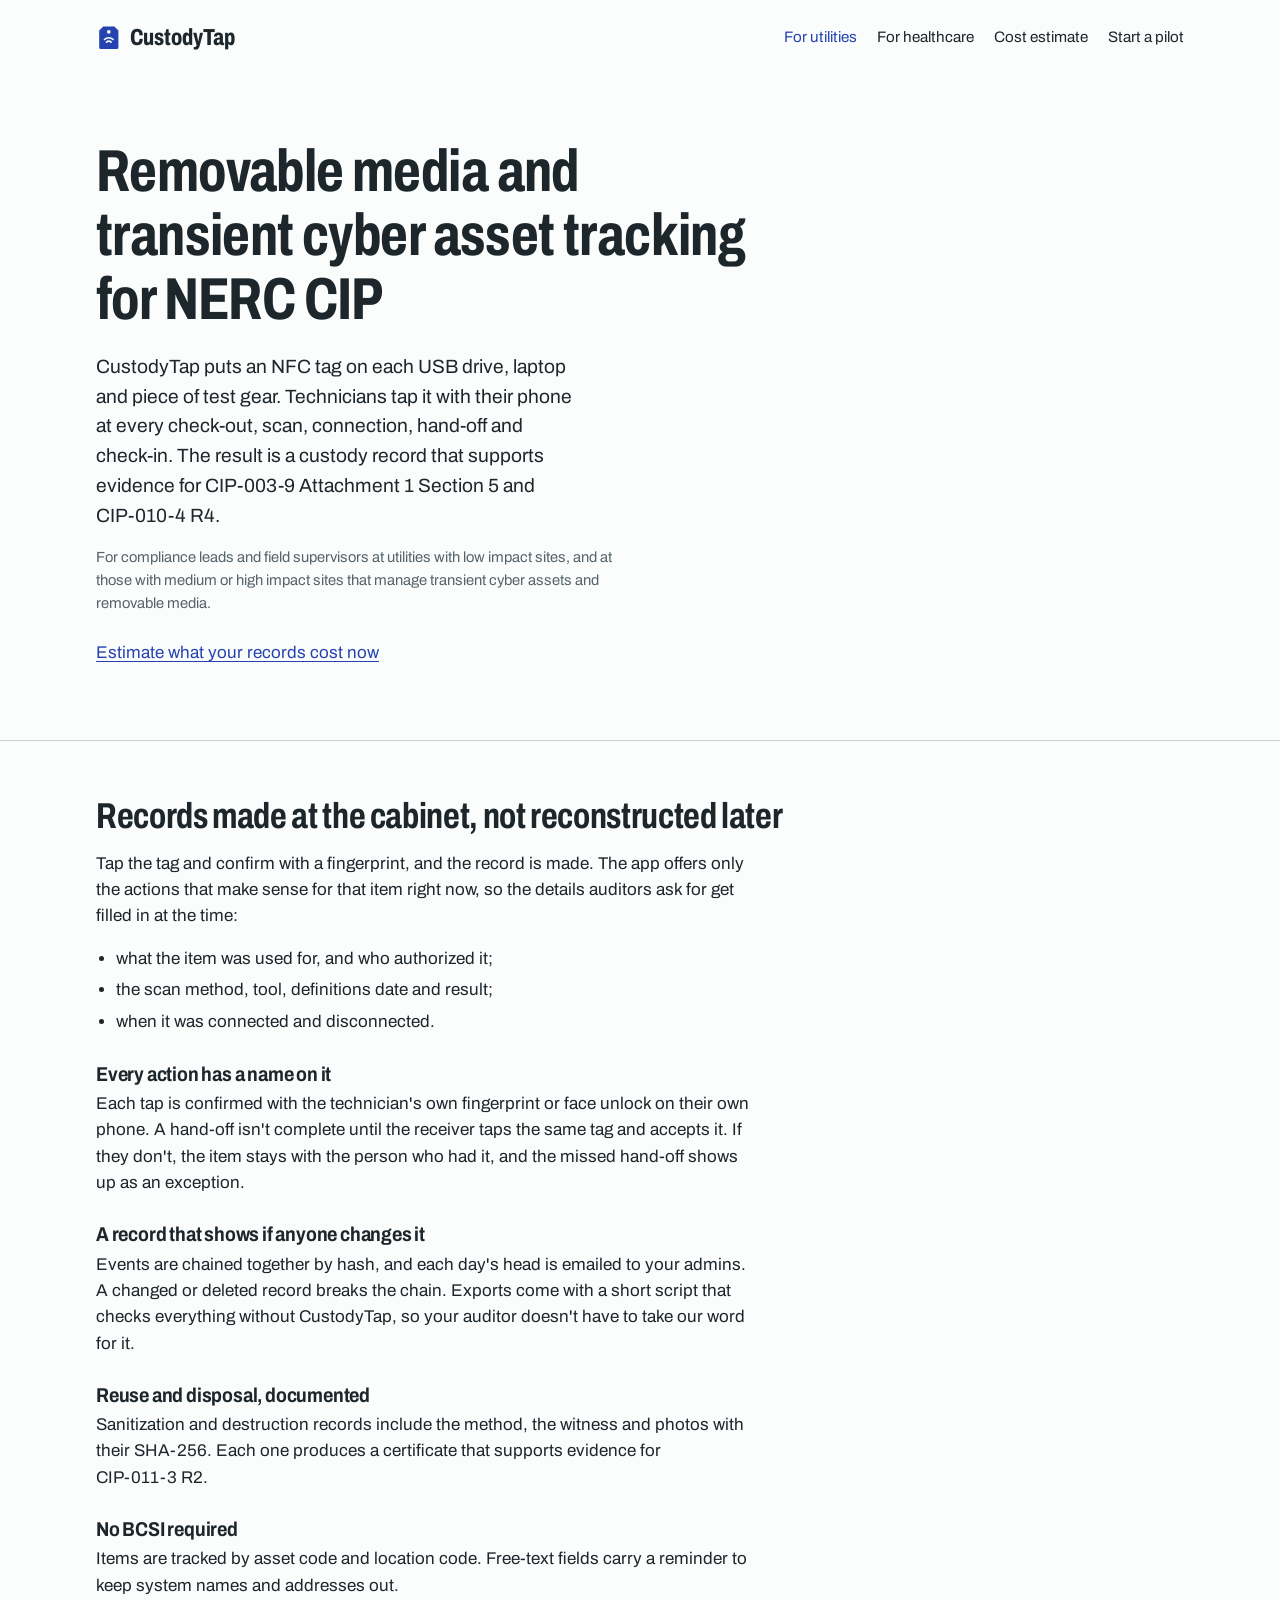
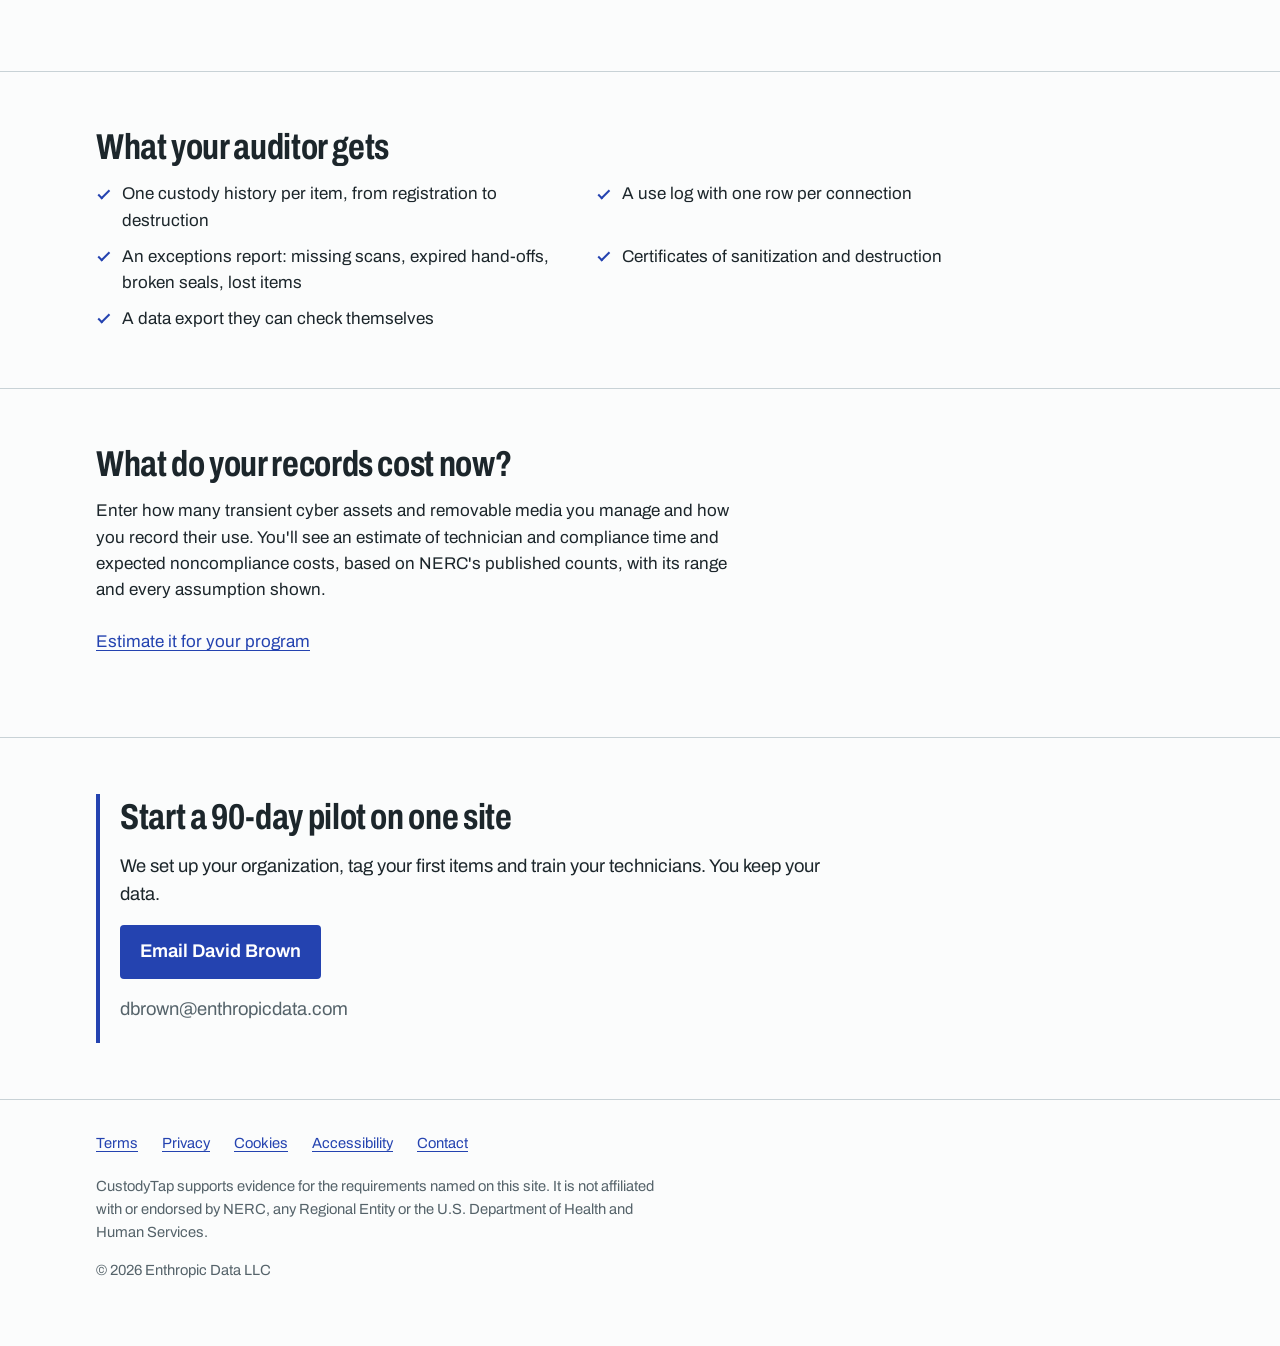
<file: nerc-cip/index.html>
<!doctype html>
<html lang="en">
<head>
<meta charset="utf-8">
<meta name="viewport" content="width=device-width, initial-scale=1">
<title>NERC CIP removable media and transient cyber asset tracking | CustodyTap</title>
<meta name="description" content="Custody evidence for transient cyber assets and removable media under CIP-003-9 Attachment 1 Section 5 and CIP-010-4 R4: per-use records, scans, hand-offs and destruction certificates, by NFC tap.">
<link rel="canonical" href="https://custodytap.com/nerc-cip/">
<meta name="theme-color" content="#fbfcfc" media="(prefers-color-scheme: light)">
<meta name="theme-color" content="#12191c" media="(prefers-color-scheme: dark)">
<meta http-equiv="Content-Security-Policy" content="default-src 'none'; style-src 'self'; font-src 'self'; img-src 'self' data:; base-uri 'none'; form-action 'none'; script-src https://stats.enthropicdata.com; connect-src https://stats.enthropicdata.com">
<meta name="referrer" content="strict-origin-when-cross-origin">
<meta property="og:type" content="website">
<meta property="og:site_name" content="CustodyTap">
<meta property="og:title" content="Removable media and transient cyber asset tracking for NERC CIP">
<meta property="og:description" content="Every USB drive. Every laptop. Every tap on the record. Supports evidence for CIP-003-9 Section 5 and CIP-010-4 R4.">
<meta property="og:url" content="https://custodytap.com/nerc-cip/">
<meta property="og:image" content="https://custodytap.com/og.png">
<meta name="twitter:card" content="summary_large_image">
<link rel="icon" href="/favicon.svg" type="image/svg+xml">
<link rel="preload" href="/fonts/archivo-latin.woff2" as="font" type="font/woff2" crossorigin>
<link rel="stylesheet" href="/style.css">
<script type="application/ld+json">
{
  "@context": "https://schema.org",
  "@type": "WebPage",
  "name": "Removable media and transient cyber asset tracking for NERC CIP",
  "url": "https://custodytap.com/nerc-cip/",
  "isPartOf": { "@type": "WebSite", "url": "https://custodytap.com/", "name": "CustodyTap" },
  "about": ["NERC CIP-003-9", "CIP-010-4", "Transient cyber assets", "Removable media", "Chain of custody"]
}
</script>
</head>
<body>

<header class="wrap site-head">
  <a class="mark" href="/" aria-label="CustodyTap home">
    <svg viewBox="0 0 32 32" aria-hidden="true"><path class="tag" fill-rule="evenodd" d="M9 2h14l5 5v21a2 2 0 0 1-2 2H6a2 2 0 0 1-2-2V7l5-5zm7 4.2a2.3 2.3 0 1 0 0 4.6 2.3 2.3 0 0 0 0-4.6z"/><path class="arcs" d="M10.6 18.2a7.6 7.6 0 0 1 10.8 0M13.1 21.4a4 4 0 0 1 5.8 0"/></svg>
    CustodyTap
  </a>
  <nav class="site-nav" aria-label="Main">
    <a class="nav-sector" href="/nerc-cip/" aria-current="page">For utilities</a>
    <a class="nav-sector" href="/hipaa/">For healthcare</a>
    <a href="/nerc-cip/estimate/">Cost estimate</a>
    <a href="#pilot">Start a pilot</a>
  </nav>
</header>

<main class="page">
  <div class="wrap page-head">
    <h1>Removable media and transient cyber asset tracking for NERC CIP</h1>
    <p class="lede">CustodyTap puts an NFC tag on each USB drive, laptop and piece of test gear. Technicians tap it with their phone at every check-out, scan, connection, hand-off and check-in. The result is a custody record that supports evidence for <span class="nw">CIP-003-9</span> <span class="nw">Attachment 1 Section 5</span> and <span class="nw">CIP-010-4 R4</span>.</p>
    <p class="small">For compliance leads and field supervisors at utilities with low impact sites, and at those with medium or high impact sites that manage transient cyber assets and removable media.</p>
    <p><a class="more" href="/nerc-cip/estimate/">Estimate what your records cost now</a></p>
  </div>

  <section class="section prose" aria-labelledby="cabinet">
    <div class="wrap">
      <h2 id="cabinet">Records made at the cabinet, not reconstructed later</h2>
      <p>Tap the tag and confirm with a fingerprint, and the record is made. The app offers only the actions that make sense for that item right now, so the details auditors ask for get filled in at the time:</p>
      <ul>
        <li>what the item was used for, and who authorized it;</li>
        <li>the scan method, tool, definitions date and result;</li>
        <li>when it was connected and disconnected.</li>
      </ul>

      <h3>Every action has a name on it</h3>
      <p>Each tap is confirmed with the technician's own fingerprint or face unlock on their own phone. A hand-off isn't complete until the receiver taps the same tag and accepts it. If they don't, the item stays with the person who had it, and the missed hand-off shows up as an exception.</p>

      <h3>A record that shows if anyone changes it</h3>
      <p>Events are chained together by hash, and each day's head is emailed to your admins. A changed or deleted record breaks the chain. Exports come with a short script that checks everything without CustodyTap, so your auditor doesn't have to take our word for it.</p>

      <h3>Reuse and disposal, documented</h3>
      <p>Sanitization and destruction records include the method, the witness and photos with their <span class="nw">SHA-256</span>. Each one produces a certificate that supports evidence for <span class="nw">CIP-011-3 R2</span>.</p>

      <h3>No BCSI required</h3>
      <p>Items are tracked by asset code and location code. Free-text fields carry a reminder to keep system names and addresses out.</p>
    </div>
  </section>

  <section class="section" aria-labelledby="gets">
    <div class="wrap">
      <h2 id="gets">What your auditor gets</h2>
      <ul class="ticks">
        <li>One custody history per item, from registration to destruction</li>
        <li>A use log with one row per connection</li>
        <li>An exceptions report: missing scans, expired hand-offs, broken seals, lost items</li>
        <li>Certificates of sanitization and destruction</li>
        <li>A data export they can check themselves</li>
      </ul>
    </div>
  </section>

  <section class="section" aria-labelledby="estimate">
    <div class="wrap">
      <h2 id="estimate">What do your records cost now?</h2>
      <p>Enter how many transient cyber assets and removable media you manage and how you record their use. You'll see an estimate of technician and compliance time and expected noncompliance costs, based on NERC's published counts, with its range and every assumption shown.</p>
      <p><a class="more" href="/nerc-cip/estimate/">Estimate it for your program</a></p>
    </div>
  </section>

  <section class="section" id="pilot" aria-labelledby="pilot-title">
    <div class="wrap">
      <div class="pilot">
        <h2 id="pilot-title">Start a <span class="nw">90-day</span> pilot on one site</h2>
        <p>We set up your organization, tag your first items and train your technicians. You keep your data.</p>
        <p><a class="button" href="mailto:dbrown@enthropicdata.com?subject=CustodyTap%20pilot%20(utility)">Email David Brown</a></p>
        <p class="small">dbrown@enthropicdata.com</p>
      </div>
    </div>
  </section>
</main>

<footer class="site-foot">
  <div class="wrap">
  <nav class="foot-links" aria-label="Legal">
    <a href="/terms/">Terms</a>
    <a href="/privacy/">Privacy</a>
    <a href="/cookies/">Cookies</a>
    <a href="/accessibility/">Accessibility</a>
    <a href="mailto:dbrown@enthropicdata.com">Contact</a>
  </nav>
  <p>CustodyTap supports evidence for the requirements named on this site. It is not affiliated with or endorsed by NERC, any Regional Entity or the U.S. Department of Health and Human Services.</p>
  <p>&copy; 2026 Enthropic Data LLC</p>
  </div>
</footer>

<script defer src="https://stats.enthropicdata.com/script.js" data-website-id="34a4aa38-a8db-4658-8390-8f63e702121d" data-domains="custodytap.com,www.custodytap.com" data-exclude-search="true" data-exclude-hash="true" data-do-not-track="true"></script>
</body>
</html>
</file>
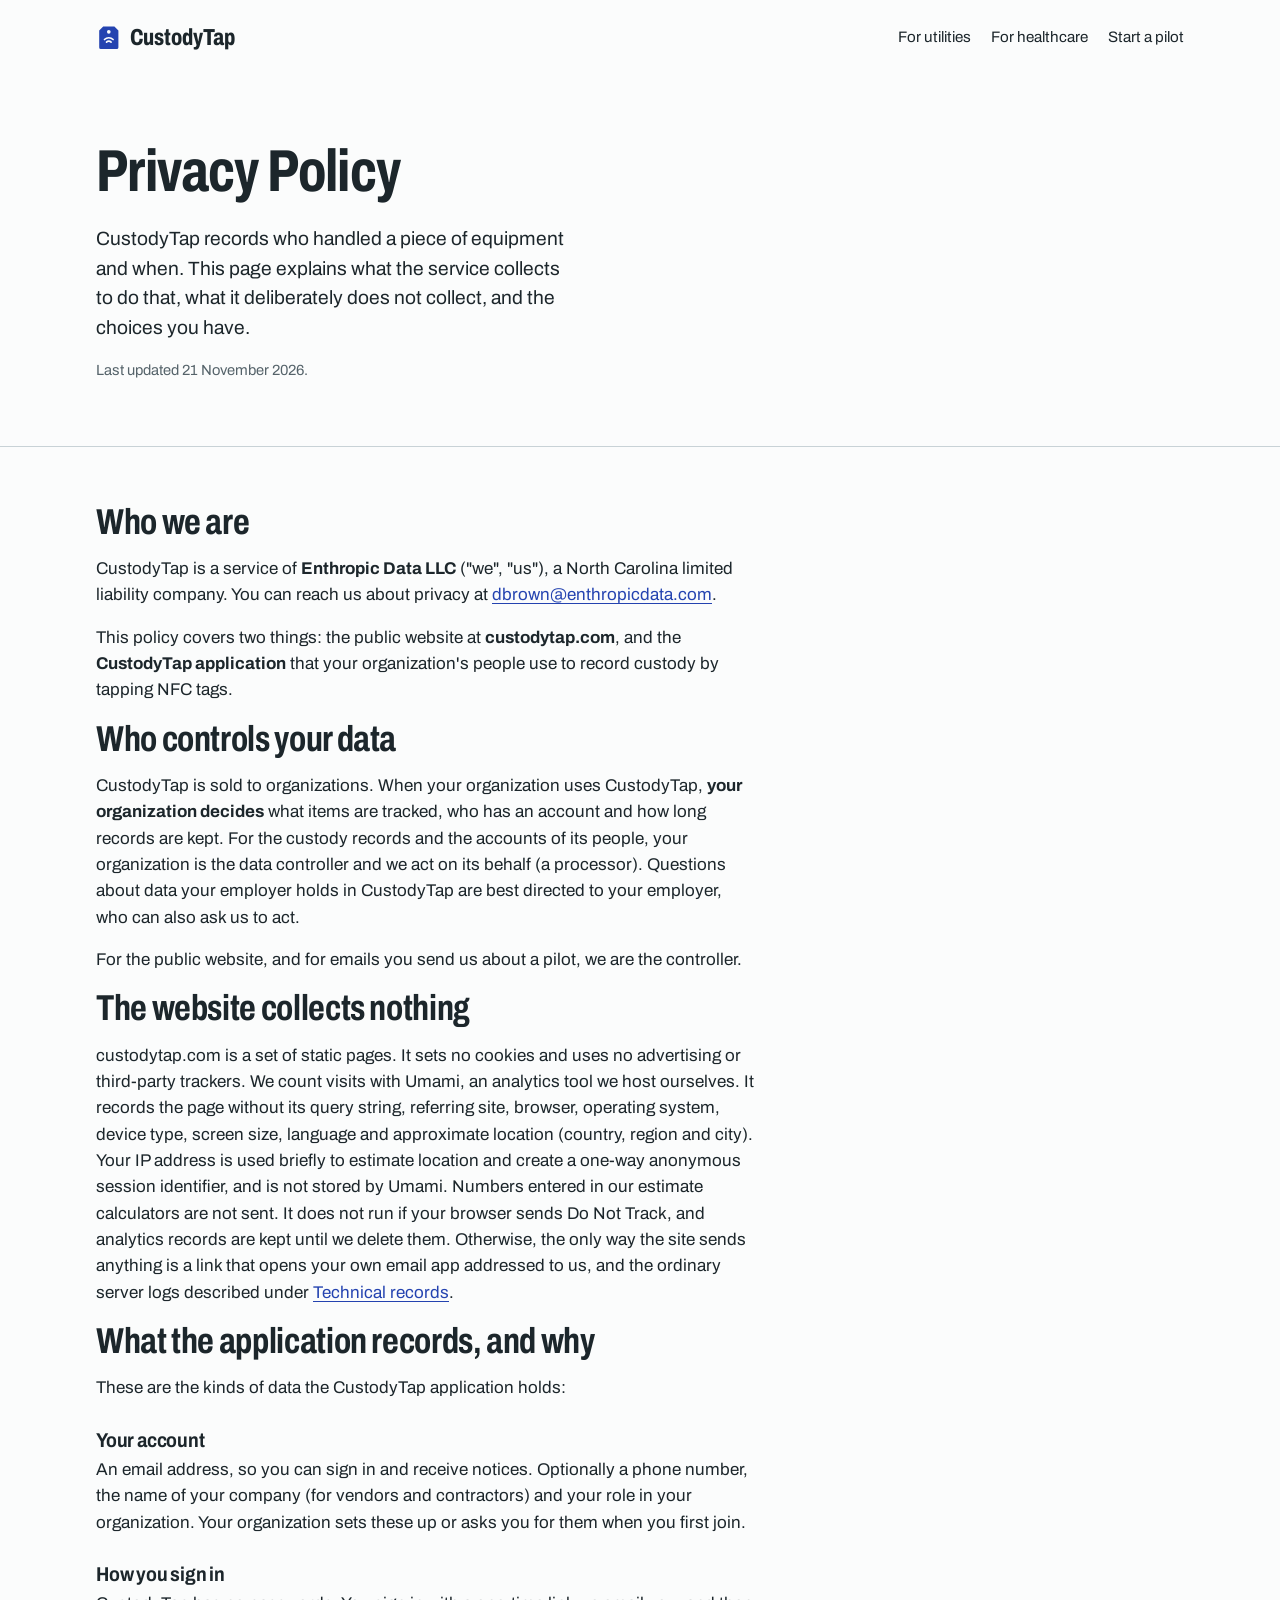
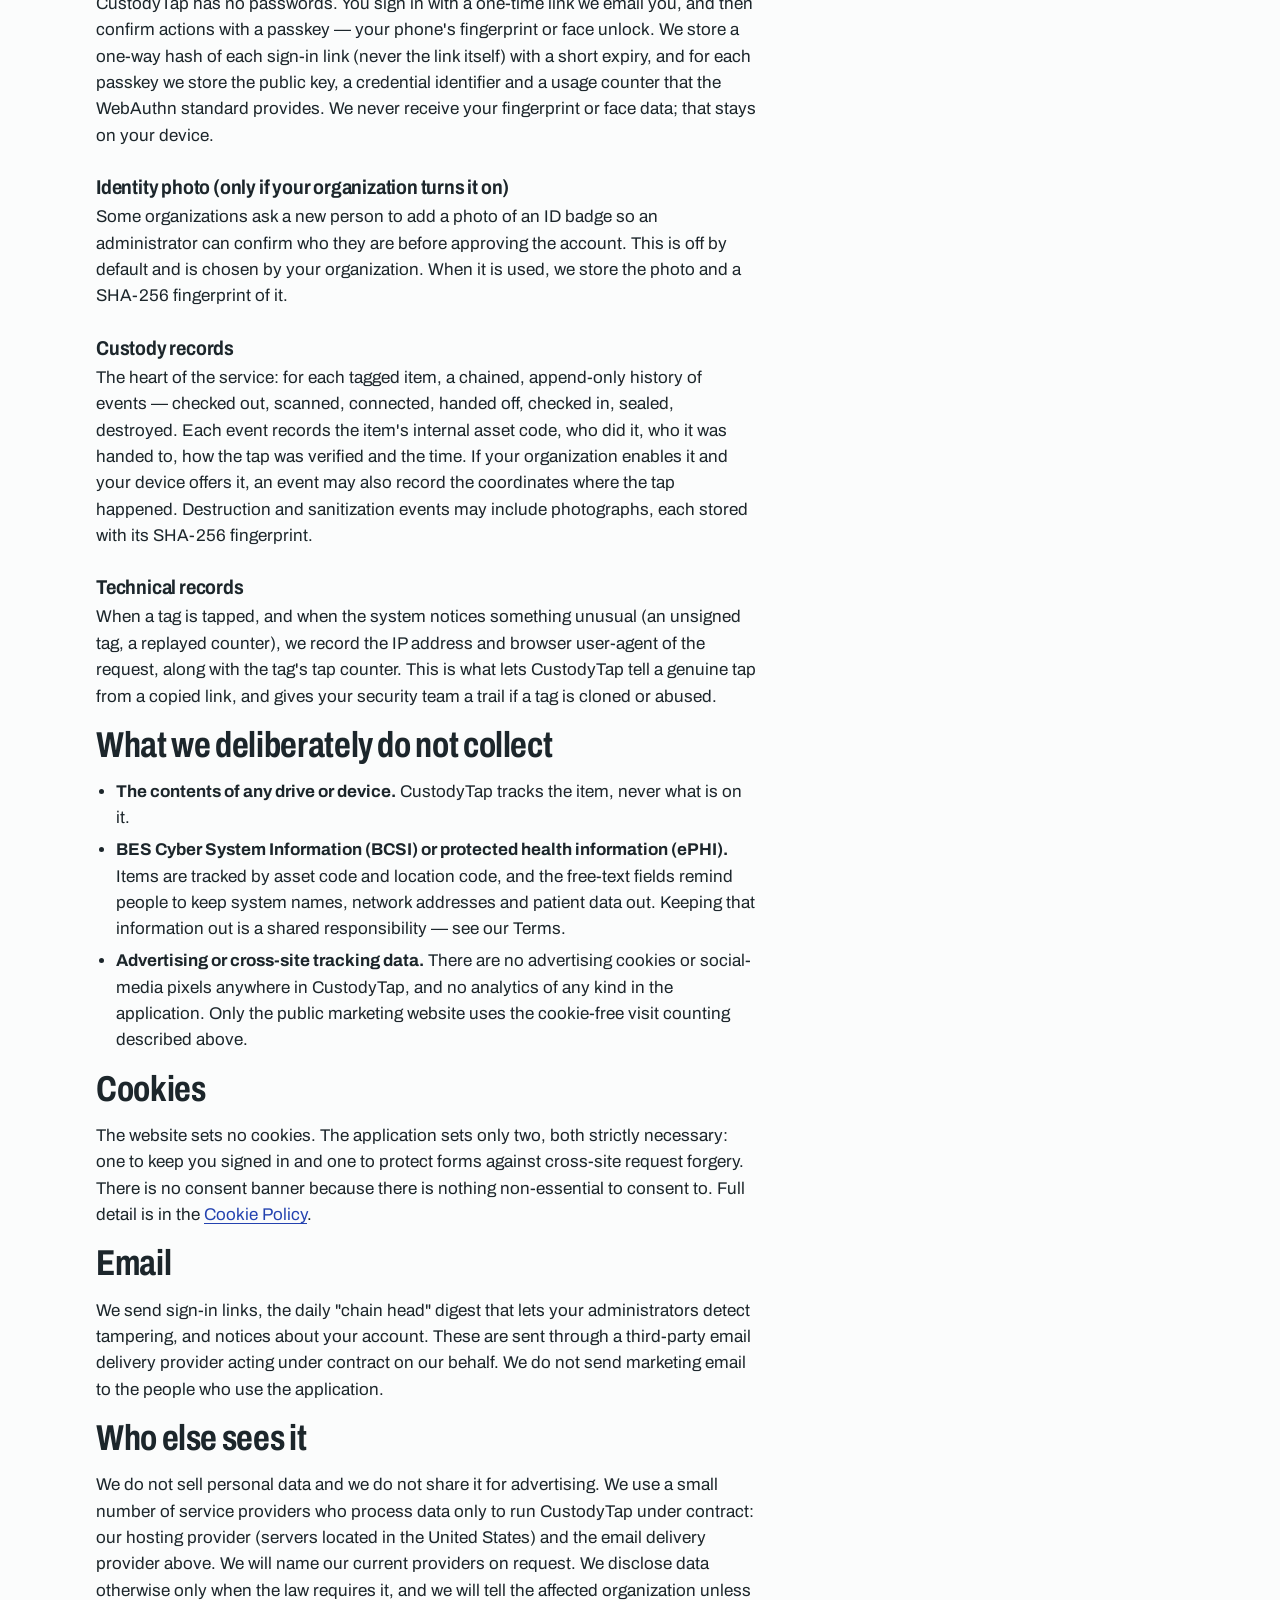
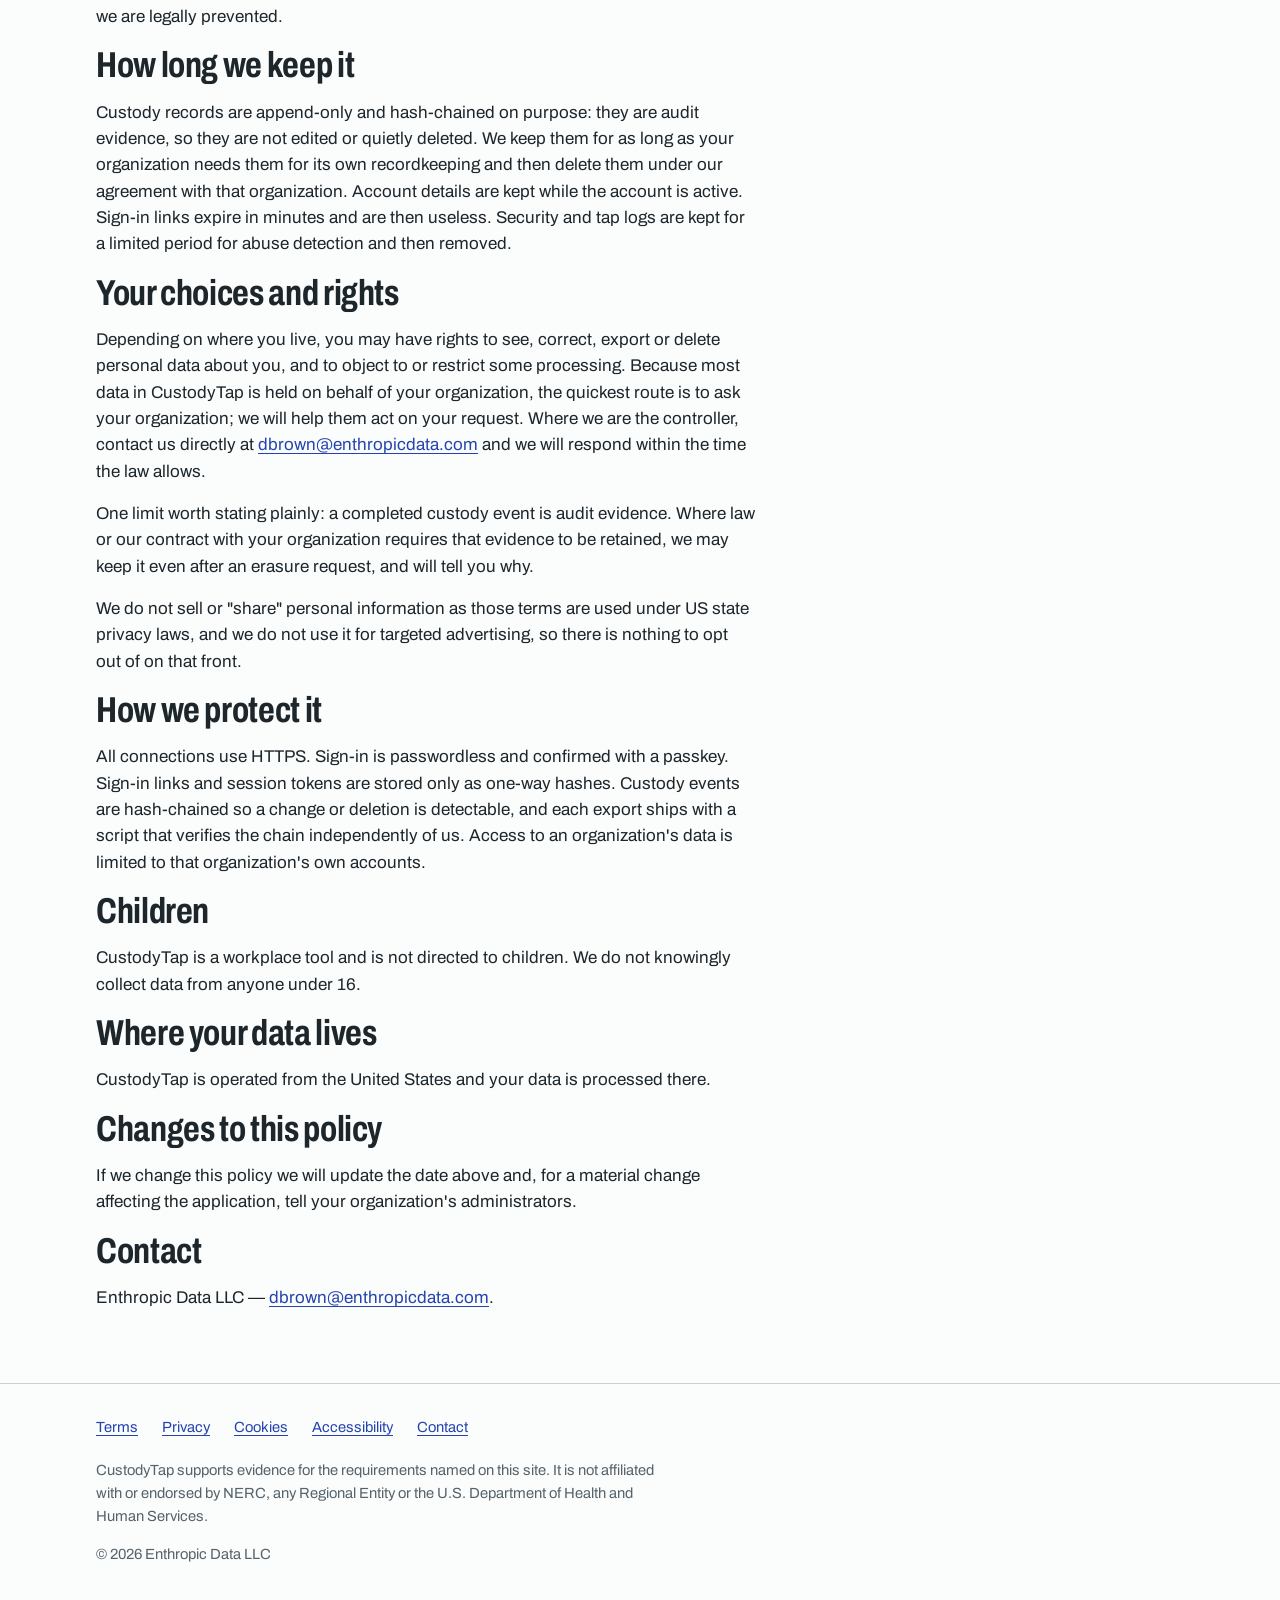
<file: privacy/index.html>
<!doctype html>
<!-- DRAFT — pending review before publish. Grounded in custody-tracker models as of 2026-11-14. -->
<html lang="en">
<head>
<meta charset="utf-8">
<meta name="viewport" content="width=device-width, initial-scale=1">
<title>Privacy Policy | CustodyTap</title>
<meta name="description" content="How CustodyTap and Enthropic Data LLC handle personal data: what the app records, what the marketing site measures, cookies, retention and your rights.">
<link rel="canonical" href="https://custodytap.com/privacy/">
<meta name="theme-color" content="#fbfcfc" media="(prefers-color-scheme: light)">
<meta name="theme-color" content="#12191c" media="(prefers-color-scheme: dark)">
<meta http-equiv="Content-Security-Policy" content="default-src 'none'; style-src 'self'; font-src 'self'; img-src 'self' data:; base-uri 'none'; form-action 'none'; script-src https://stats.enthropicdata.com; connect-src https://stats.enthropicdata.com">
<meta name="referrer" content="strict-origin-when-cross-origin">
<meta name="robots" content="index, follow">
<link rel="icon" href="/favicon.svg" type="image/svg+xml">
<link rel="preload" href="/fonts/archivo-latin.woff2" as="font" type="font/woff2" crossorigin>
<link rel="stylesheet" href="/style.css">
</head>
<body>

<header class="wrap site-head">
  <a class="mark" href="/" aria-label="CustodyTap home">
    <svg viewBox="0 0 32 32" aria-hidden="true"><path class="tag" fill-rule="evenodd" d="M9 2h14l5 5v21a2 2 0 0 1-2 2H6a2 2 0 0 1-2-2V7l5-5zm7 4.2a2.3 2.3 0 1 0 0 4.6 2.3 2.3 0 0 0 0-4.6z"/><path class="arcs" d="M10.6 18.2a7.6 7.6 0 0 1 10.8 0M13.1 21.4a4 4 0 0 1 5.8 0"/></svg>
    CustodyTap
  </a>
  <nav class="site-nav" aria-label="Main">
    <a class="nav-sector" href="/nerc-cip/">For utilities</a>
    <a class="nav-sector" href="/hipaa/">For healthcare</a>
    <a href="/#pilot">Start a pilot</a>
  </nav>
</header>

<main class="page">
  <div class="wrap page-head">
    <h1>Privacy Policy</h1>
    <p class="lede">CustodyTap records who handled a piece of equipment and when. This page explains what the service collects to do that, what it deliberately does not collect, and the choices you have.</p>
    <p class="small">Last updated 21 November 2026.</p>
  </div>

  <section class="section prose" aria-labelledby="who">
    <div class="wrap">
      <h2 id="who">Who we are</h2>
      <p>CustodyTap is a service of <strong>Enthropic Data LLC</strong> ("we", "us"), a North Carolina limited liability company. You can reach us about privacy at <a href="mailto:dbrown@enthropicdata.com">dbrown@enthropicdata.com</a>.</p>
      <p>This policy covers two things: the public website at <strong>custodytap.com</strong>, and the <strong>CustodyTap application</strong> that your organization's people use to record custody by tapping NFC tags.</p>

      <h2 id="roles">Who controls your data</h2>
      <p>CustodyTap is sold to organizations. When your organization uses CustodyTap, <strong>your organization decides</strong> what items are tracked, who has an account and how long records are kept. For the custody records and the accounts of its people, your organization is the data controller and we act on its behalf (a processor). Questions about data your employer holds in CustodyTap are best directed to your employer, who can also ask us to act.</p>
      <p>For the public website, and for emails you send us about a pilot, we are the controller.</p>

      <h2 id="website">The website collects nothing</h2>
      <p>custodytap.com is a set of static pages. It sets no cookies and uses no advertising or third-party trackers. We count visits with Umami, an analytics tool we host ourselves. It records the page without its query string, referring site, browser, operating system, device type, screen size, language and approximate location (country, region and city). Your IP address is used briefly to estimate location and create a one-way anonymous session identifier, and is not stored by Umami. Numbers entered in our estimate calculators are not sent. It does not run if your browser sends Do Not Track, and analytics records are kept until we delete them. Otherwise, the only way the site sends anything is a link that opens your own email app addressed to us, and the ordinary server logs described under <a href="#technical">Technical records</a>.</p>

      <h2 id="app">What the application records, and why</h2>
      <p>These are the kinds of data the CustodyTap application holds:</p>

      <h3>Your account</h3>
      <p>An email address, so you can sign in and receive notices. Optionally a phone number, the name of your company (for vendors and contractors) and your role in your organization. Your organization sets these up or asks you for them when you first join.</p>

      <h3>How you sign in</h3>
      <p>CustodyTap has no passwords. You sign in with a one-time link we email you, and then confirm actions with a passkey — your phone's fingerprint or face unlock. We store a one-way hash of each sign-in link (never the link itself) with a short expiry, and for each passkey we store the public key, a credential identifier and a usage counter that the WebAuthn standard provides. We never receive your fingerprint or face data; that stays on your device.</p>

      <h3>Identity photo (only if your organization turns it on)</h3>
      <p>Some organizations ask a new person to add a photo of an ID badge so an administrator can confirm who they are before approving the account. This is off by default and is chosen by your organization. When it is used, we store the photo and a SHA-256 fingerprint of it.</p>

      <h3>Custody records</h3>
      <p>The heart of the service: for each tagged item, a chained, append-only history of events — checked out, scanned, connected, handed off, checked in, sealed, destroyed. Each event records the item's internal asset code, who did it, who it was handed to, how the tap was verified and the time. If your organization enables it and your device offers it, an event may also record the coordinates where the tap happened. Destruction and sanitization events may include photographs, each stored with its SHA-256 fingerprint.</p>

      <h3 id="technical">Technical records</h3>
      <p>When a tag is tapped, and when the system notices something unusual (an unsigned tag, a replayed counter), we record the IP address and browser user-agent of the request, along with the tag's tap counter. This is what lets CustodyTap tell a genuine tap from a copied link, and gives your security team a trail if a tag is cloned or abused.</p>

      <h2 id="not">What we deliberately do not collect</h2>
      <ul>
        <li><strong>The contents of any drive or device.</strong> CustodyTap tracks the item, never what is on it.</li>
        <li><strong>BES Cyber System Information (BCSI) or protected health information (ePHI).</strong> Items are tracked by asset code and location code, and the free-text fields remind people to keep system names, network addresses and patient data out. Keeping that information out is a shared responsibility — see our Terms.</li>
        <li><strong>Advertising or cross-site tracking data.</strong> There are no advertising cookies or social-media pixels anywhere in CustodyTap, and no analytics of any kind in the application. Only the public marketing website uses the cookie-free visit counting described above.</li>
      </ul>

      <h2 id="cookies">Cookies</h2>
      <p>The website sets no cookies. The application sets only two, both strictly necessary: one to keep you signed in and one to protect forms against cross-site request forgery. There is no consent banner because there is nothing non-essential to consent to. Full detail is in the <a href="/cookies/">Cookie Policy</a>.</p>

      <h2 id="email">Email</h2>
      <p>We send sign-in links, the daily "chain head" digest that lets your administrators detect tampering, and notices about your account. These are sent through a third-party email delivery provider acting under contract on our behalf. We do not send marketing email to the people who use the application.</p>

      <h2 id="sharing">Who else sees it</h2>
      <p>We do not sell personal data and we do not share it for advertising. We use a small number of service providers who process data only to run CustodyTap under contract: our hosting provider (servers located in the United States) and the email delivery provider above. We will name our current providers on request. We disclose data otherwise only when the law requires it, and we will tell the affected organization unless we are legally prevented.</p>

      <h2 id="retention">How long we keep it</h2>
      <p>Custody records are append-only and hash-chained on purpose: they are audit evidence, so they are not edited or quietly deleted. We keep them for as long as your organization needs them for its own recordkeeping and then delete them under our agreement with that organization. Account details are kept while the account is active. Sign-in links expire in minutes and are then useless. Security and tap logs are kept for a limited period for abuse detection and then removed.</p>

      <h2 id="rights">Your choices and rights</h2>
      <p>Depending on where you live, you may have rights to see, correct, export or delete personal data about you, and to object to or restrict some processing. Because most data in CustodyTap is held on behalf of your organization, the quickest route is to ask your organization; we will help them act on your request. Where we are the controller, contact us directly at <a href="mailto:dbrown@enthropicdata.com">dbrown@enthropicdata.com</a> and we will respond within the time the law allows.</p>
      <p>One limit worth stating plainly: a completed custody event is audit evidence. Where law or our contract with your organization requires that evidence to be retained, we may keep it even after an erasure request, and will tell you why.</p>
      <p>We do not sell or "share" personal information as those terms are used under US state privacy laws, and we do not use it for targeted advertising, so there is nothing to opt out of on that front.</p>

      <h2 id="security">How we protect it</h2>
      <p>All connections use HTTPS. Sign-in is passwordless and confirmed with a passkey. Sign-in links and session tokens are stored only as one-way hashes. Custody events are hash-chained so a change or deletion is detectable, and each export ships with a script that verifies the chain independently of us. Access to an organization's data is limited to that organization's own accounts.</p>

      <h2 id="children">Children</h2>
      <p>CustodyTap is a workplace tool and is not directed to children. We do not knowingly collect data from anyone under 16.</p>

      <h2 id="international">Where your data lives</h2>
      <p>CustodyTap is operated from the United States and your data is processed there.</p>

      <h2 id="changes">Changes to this policy</h2>
      <p>If we change this policy we will update the date above and, for a material change affecting the application, tell your organization's administrators.</p>

      <h2 id="contact">Contact</h2>
      <p>Enthropic Data LLC — <a href="mailto:dbrown@enthropicdata.com">dbrown@enthropicdata.com</a>.</p>
    </div>
  </section>
</main>

<footer class="site-foot">
  <div class="wrap">
  <nav class="foot-links" aria-label="Legal">
    <a href="/terms/">Terms</a>
    <a href="/privacy/">Privacy</a>
    <a href="/cookies/">Cookies</a>
    <a href="/accessibility/">Accessibility</a>
    <a href="mailto:dbrown@enthropicdata.com">Contact</a>
  </nav>
  <p>CustodyTap supports evidence for the requirements named on this site. It is not affiliated with or endorsed by NERC, any Regional Entity or the U.S. Department of Health and Human Services.</p>
  <p>&copy; 2026 Enthropic Data LLC</p>
  </div>
</footer>

<script defer src="https://stats.enthropicdata.com/script.js" data-website-id="34a4aa38-a8db-4658-8390-8f63e702121d" data-domains="custodytap.com,www.custodytap.com" data-exclude-search="true" data-exclude-hash="true" data-do-not-track="true"></script>
</body>
</html>
</file>
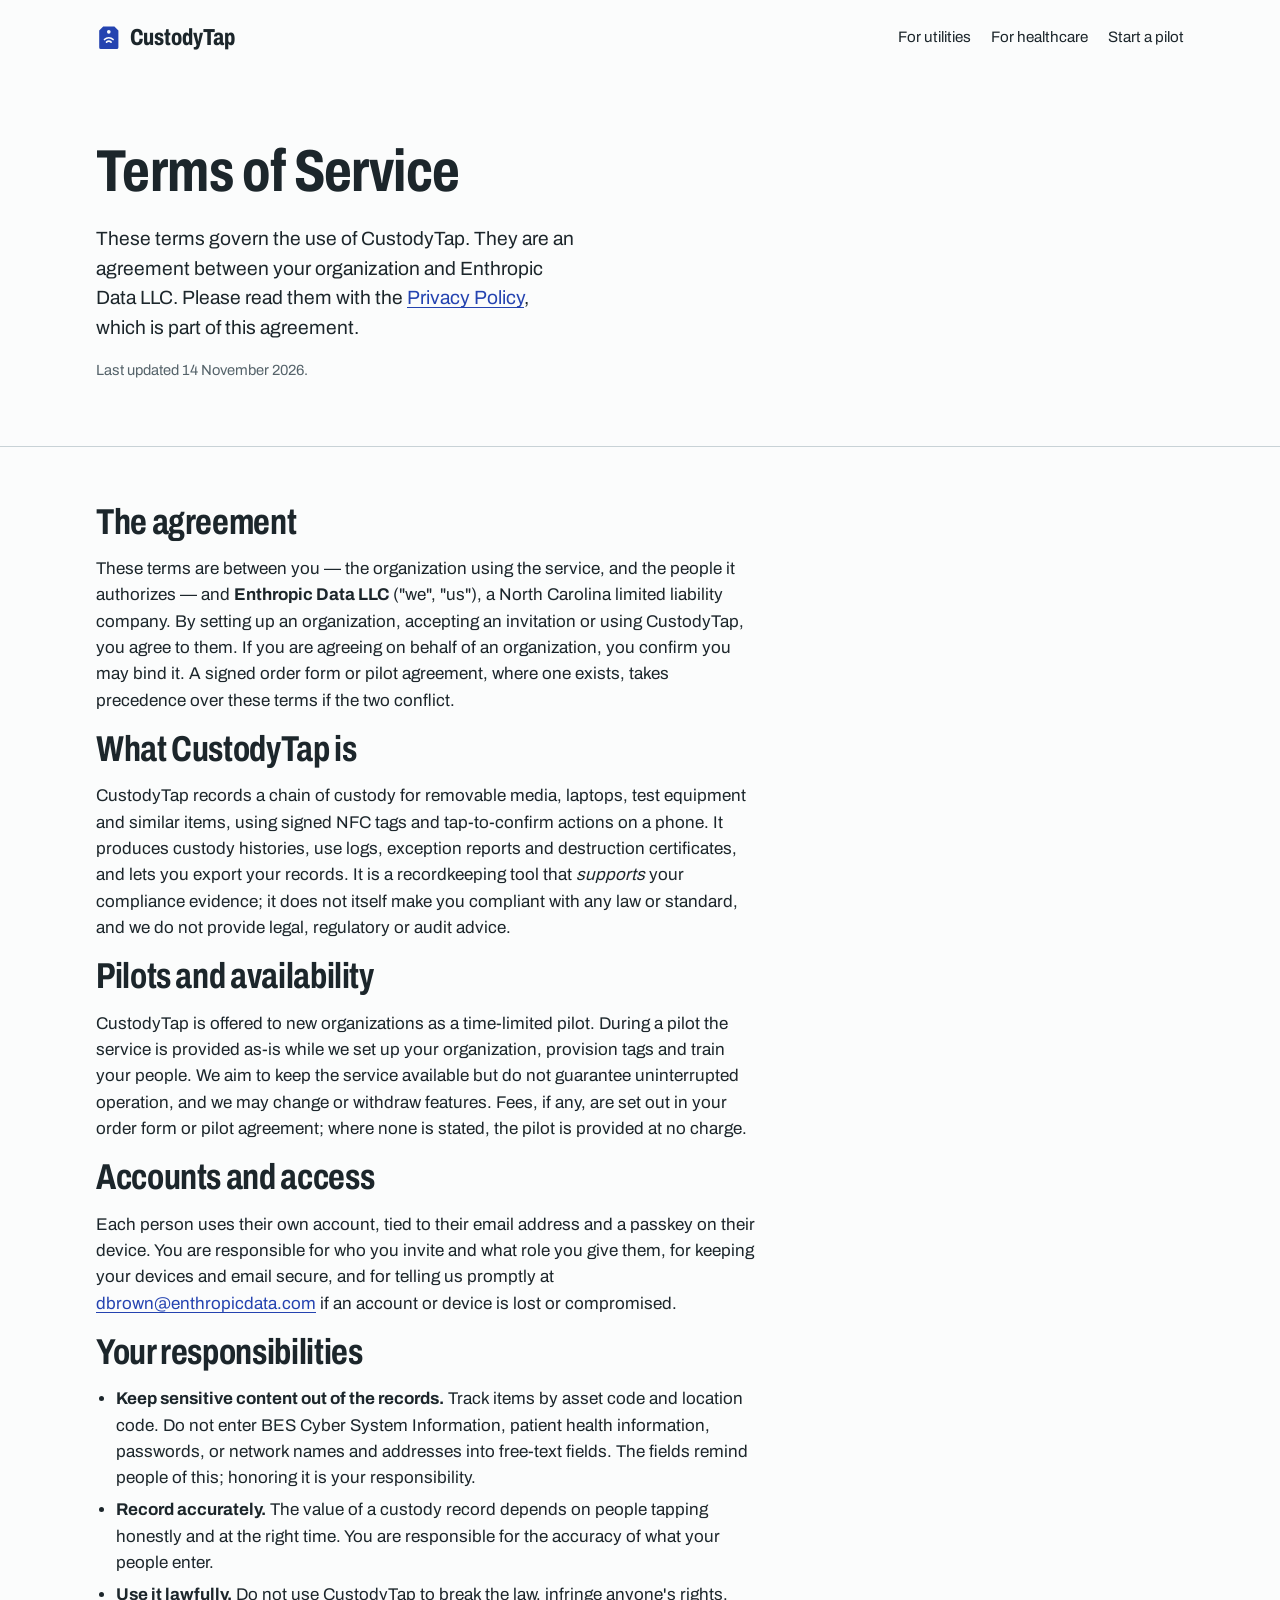
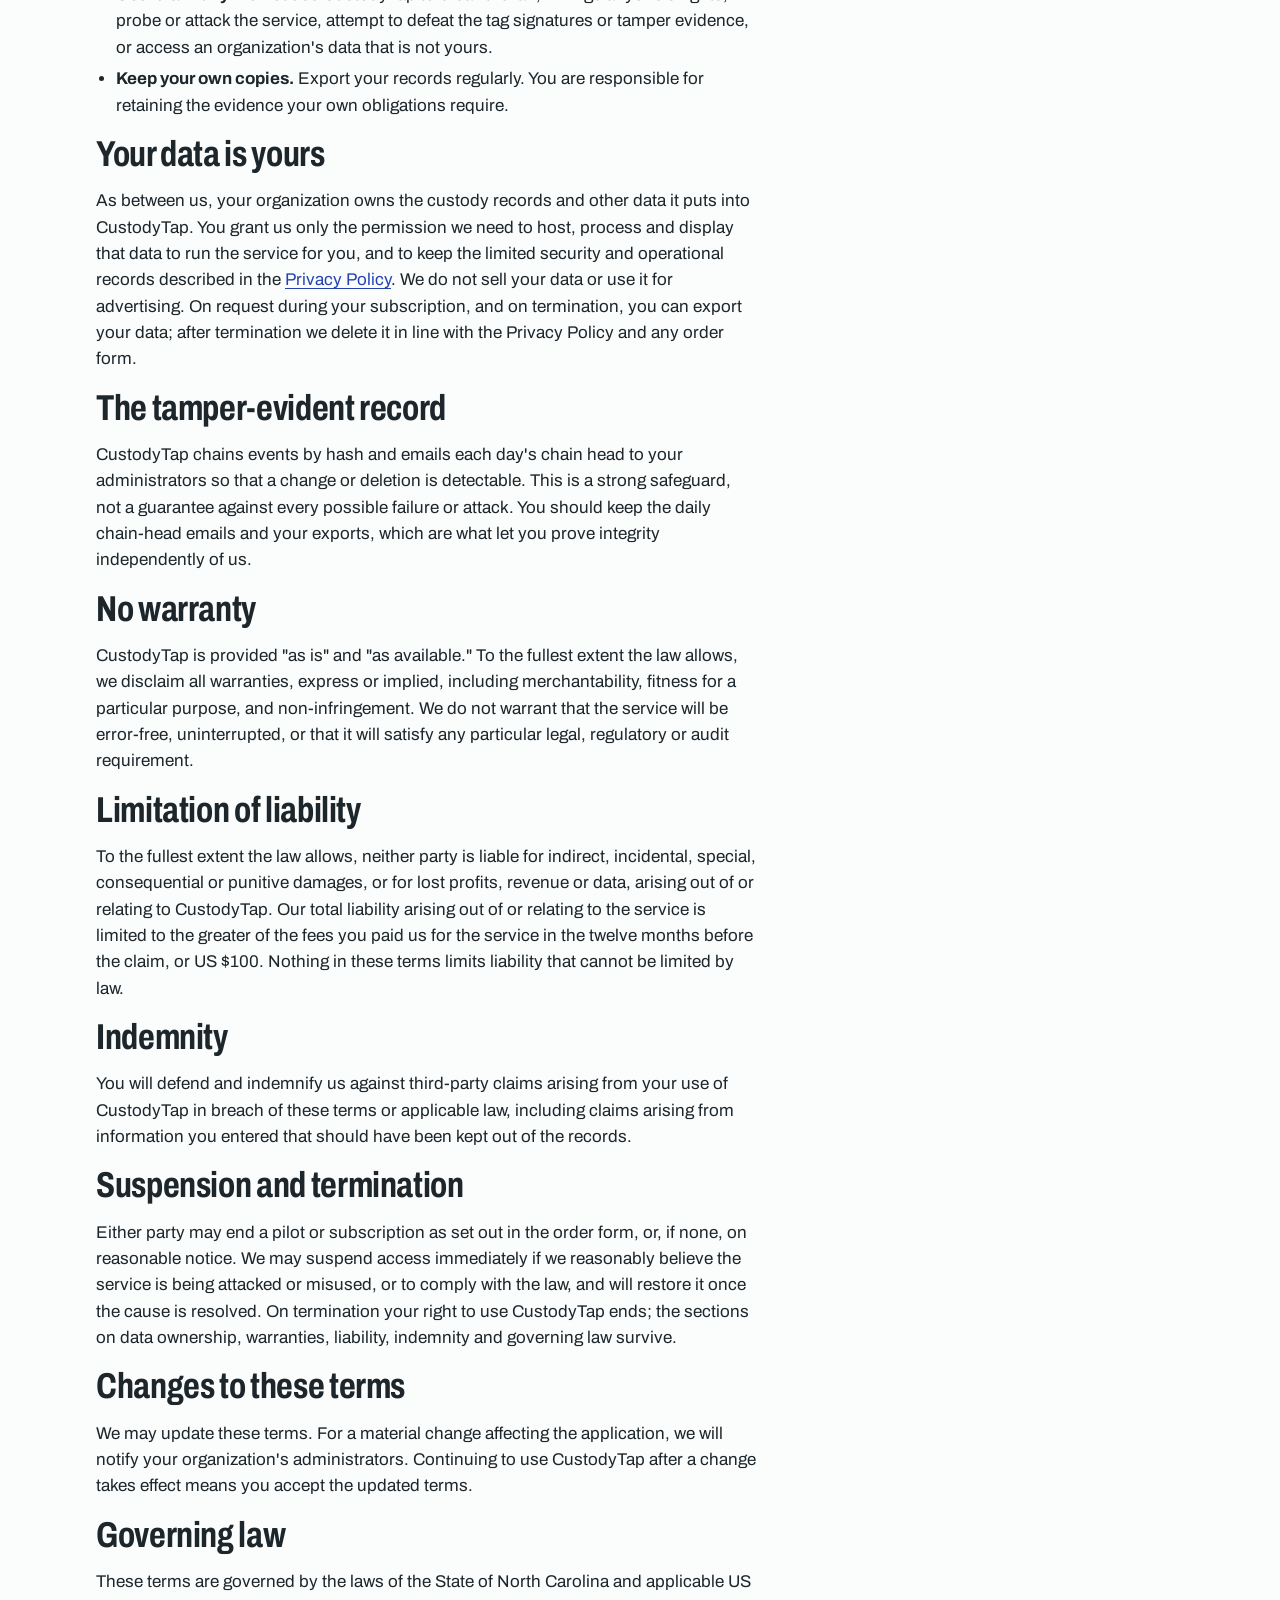
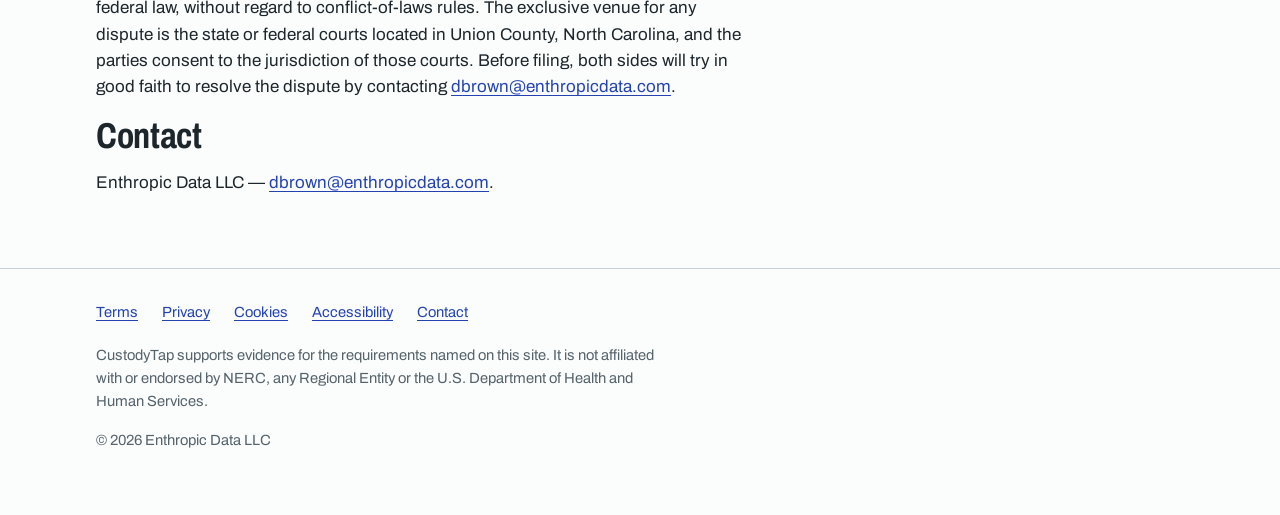
<file: terms/index.html>
<!doctype html>
<!-- DRAFT — pending review before publish. -->
<html lang="en">
<head>
<meta charset="utf-8">
<meta name="viewport" content="width=device-width, initial-scale=1">
<title>Terms of Service | CustodyTap</title>
<meta name="description" content="The agreement for using CustodyTap: what the service is, your organization's responsibilities, data ownership, warranties, liability and governing law.">
<link rel="canonical" href="https://custodytap.com/terms/">
<meta name="theme-color" content="#fbfcfc" media="(prefers-color-scheme: light)">
<meta name="theme-color" content="#12191c" media="(prefers-color-scheme: dark)">
<meta http-equiv="Content-Security-Policy" content="default-src 'none'; style-src 'self'; font-src 'self'; img-src 'self' data:; base-uri 'none'; form-action 'none'; script-src https://stats.enthropicdata.com; connect-src https://stats.enthropicdata.com">
<meta name="referrer" content="strict-origin-when-cross-origin">
<meta name="robots" content="index, follow">
<link rel="icon" href="/favicon.svg" type="image/svg+xml">
<link rel="preload" href="/fonts/archivo-latin.woff2" as="font" type="font/woff2" crossorigin>
<link rel="stylesheet" href="/style.css">
</head>
<body>

<header class="wrap site-head">
  <a class="mark" href="/" aria-label="CustodyTap home">
    <svg viewBox="0 0 32 32" aria-hidden="true"><path class="tag" fill-rule="evenodd" d="M9 2h14l5 5v21a2 2 0 0 1-2 2H6a2 2 0 0 1-2-2V7l5-5zm7 4.2a2.3 2.3 0 1 0 0 4.6 2.3 2.3 0 0 0 0-4.6z"/><path class="arcs" d="M10.6 18.2a7.6 7.6 0 0 1 10.8 0M13.1 21.4a4 4 0 0 1 5.8 0"/></svg>
    CustodyTap
  </a>
  <nav class="site-nav" aria-label="Main">
    <a class="nav-sector" href="/nerc-cip/">For utilities</a>
    <a class="nav-sector" href="/hipaa/">For healthcare</a>
    <a href="/#pilot">Start a pilot</a>
  </nav>
</header>

<main class="page">
  <div class="wrap page-head">
    <h1>Terms of Service</h1>
    <p class="lede">These terms govern the use of CustodyTap. They are an agreement between your organization and Enthropic Data LLC. Please read them with the <a href="/privacy/">Privacy Policy</a>, which is part of this agreement.</p>
    <p class="small">Last updated 14 November 2026.</p>
  </div>

  <section class="section prose" aria-labelledby="agreement">
    <div class="wrap">
      <h2 id="agreement">The agreement</h2>
      <p>These terms are between you — the organization using the service, and the people it authorizes — and <strong>Enthropic Data LLC</strong> ("we", "us"), a North Carolina limited liability company. By setting up an organization, accepting an invitation or using CustodyTap, you agree to them. If you are agreeing on behalf of an organization, you confirm you may bind it. A signed order form or pilot agreement, where one exists, takes precedence over these terms if the two conflict.</p>

      <h2 id="service">What CustodyTap is</h2>
      <p>CustodyTap records a chain of custody for removable media, laptops, test equipment and similar items, using signed NFC tags and tap-to-confirm actions on a phone. It produces custody histories, use logs, exception reports and destruction certificates, and lets you export your records. It is a recordkeeping tool that <em>supports</em> your compliance evidence; it does not itself make you compliant with any law or standard, and we do not provide legal, regulatory or audit advice.</p>

      <h2 id="pilots">Pilots and availability</h2>
      <p>CustodyTap is offered to new organizations as a time-limited pilot. During a pilot the service is provided as-is while we set up your organization, provision tags and train your people. We aim to keep the service available but do not guarantee uninterrupted operation, and we may change or withdraw features. Fees, if any, are set out in your order form or pilot agreement; where none is stated, the pilot is provided at no charge.</p>

      <h2 id="accounts">Accounts and access</h2>
      <p>Each person uses their own account, tied to their email address and a passkey on their device. You are responsible for who you invite and what role you give them, for keeping your devices and email secure, and for telling us promptly at <a href="mailto:dbrown@enthropicdata.com">dbrown@enthropicdata.com</a> if an account or device is lost or compromised.</p>

      <h2 id="responsibilities">Your responsibilities</h2>
      <ul>
        <li><strong>Keep sensitive content out of the records.</strong> Track items by asset code and location code. Do not enter BES Cyber System Information, patient health information, passwords, or network names and addresses into free-text fields. The fields remind people of this; honoring it is your responsibility.</li>
        <li><strong>Record accurately.</strong> The value of a custody record depends on people tapping honestly and at the right time. You are responsible for the accuracy of what your people enter.</li>
        <li><strong>Use it lawfully.</strong> Do not use CustodyTap to break the law, infringe anyone's rights, probe or attack the service, attempt to defeat the tag signatures or tamper evidence, or access an organization's data that is not yours.</li>
        <li><strong>Keep your own copies.</strong> Export your records regularly. You are responsible for retaining the evidence your own obligations require.</li>
      </ul>

      <h2 id="data">Your data is yours</h2>
      <p>As between us, your organization owns the custody records and other data it puts into CustodyTap. You grant us only the permission we need to host, process and display that data to run the service for you, and to keep the limited security and operational records described in the <a href="/privacy/">Privacy Policy</a>. We do not sell your data or use it for advertising. On request during your subscription, and on termination, you can export your data; after termination we delete it in line with the Privacy Policy and any order form.</p>

      <h2 id="integrity">The tamper-evident record</h2>
      <p>CustodyTap chains events by hash and emails each day's chain head to your administrators so that a change or deletion is detectable. This is a strong safeguard, not a guarantee against every possible failure or attack. You should keep the daily chain-head emails and your exports, which are what let you prove integrity independently of us.</p>

      <h2 id="warranty">No warranty</h2>
      <p>CustodyTap is provided "as is" and "as available." To the fullest extent the law allows, we disclaim all warranties, express or implied, including merchantability, fitness for a particular purpose, and non-infringement. We do not warrant that the service will be error-free, uninterrupted, or that it will satisfy any particular legal, regulatory or audit requirement.</p>

      <h2 id="liability">Limitation of liability</h2>
      <p>To the fullest extent the law allows, neither party is liable for indirect, incidental, special, consequential or punitive damages, or for lost profits, revenue or data, arising out of or relating to CustodyTap. Our total liability arising out of or relating to the service is limited to the greater of the fees you paid us for the service in the twelve months before the claim, or US $100. Nothing in these terms limits liability that cannot be limited by law.</p>

      <h2 id="indemnity">Indemnity</h2>
      <p>You will defend and indemnify us against third-party claims arising from your use of CustodyTap in breach of these terms or applicable law, including claims arising from information you entered that should have been kept out of the records.</p>

      <h2 id="suspension">Suspension and termination</h2>
      <p>Either party may end a pilot or subscription as set out in the order form, or, if none, on reasonable notice. We may suspend access immediately if we reasonably believe the service is being attacked or misused, or to comply with the law, and will restore it once the cause is resolved. On termination your right to use CustodyTap ends; the sections on data ownership, warranties, liability, indemnity and governing law survive.</p>

      <h2 id="changes">Changes to these terms</h2>
      <p>We may update these terms. For a material change affecting the application, we will notify your organization's administrators. Continuing to use CustodyTap after a change takes effect means you accept the updated terms.</p>

      <h2 id="law">Governing law</h2>
      <p>These terms are governed by the laws of the State of North Carolina and applicable US federal law, without regard to conflict-of-laws rules. The exclusive venue for any dispute is the state or federal courts located in Union County, North Carolina, and the parties consent to the jurisdiction of those courts. Before filing, both sides will try in good faith to resolve the dispute by contacting <a href="mailto:dbrown@enthropicdata.com">dbrown@enthropicdata.com</a>.</p>

      <h2 id="contact">Contact</h2>
      <p>Enthropic Data LLC — <a href="mailto:dbrown@enthropicdata.com">dbrown@enthropicdata.com</a>.</p>
    </div>
  </section>
</main>

<footer class="site-foot">
  <div class="wrap">
  <nav class="foot-links" aria-label="Legal">
    <a href="/terms/">Terms</a>
    <a href="/privacy/">Privacy</a>
    <a href="/cookies/">Cookies</a>
    <a href="/accessibility/">Accessibility</a>
    <a href="mailto:dbrown@enthropicdata.com">Contact</a>
  </nav>
  <p>CustodyTap supports evidence for the requirements named on this site. It is not affiliated with or endorsed by NERC, any Regional Entity or the U.S. Department of Health and Human Services.</p>
  <p>&copy; 2026 Enthropic Data LLC</p>
  </div>
</footer>

<script defer src="https://stats.enthropicdata.com/script.js" data-website-id="34a4aa38-a8db-4658-8390-8f63e702121d" data-domains="custodytap.com,www.custodytap.com" data-exclude-search="true" data-exclude-hash="true" data-do-not-track="true"></script>
</body>
</html>
</file>
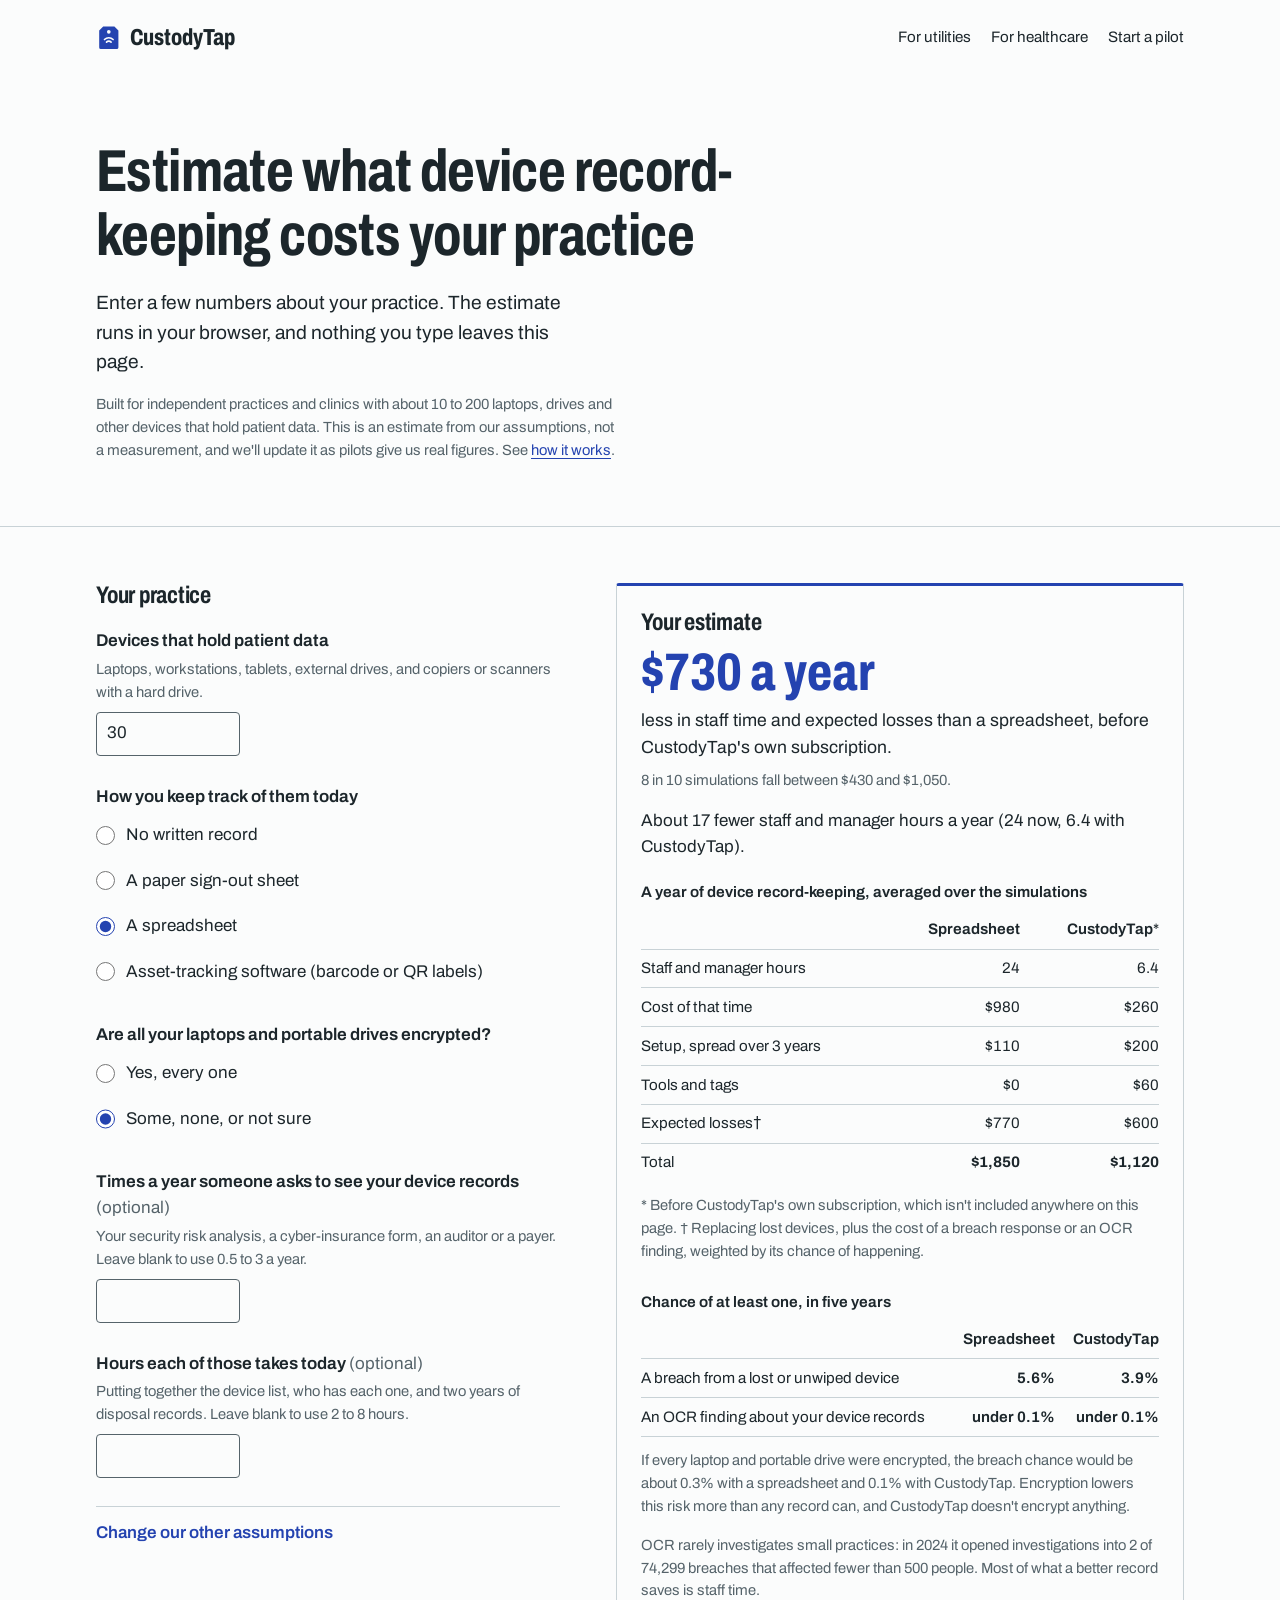
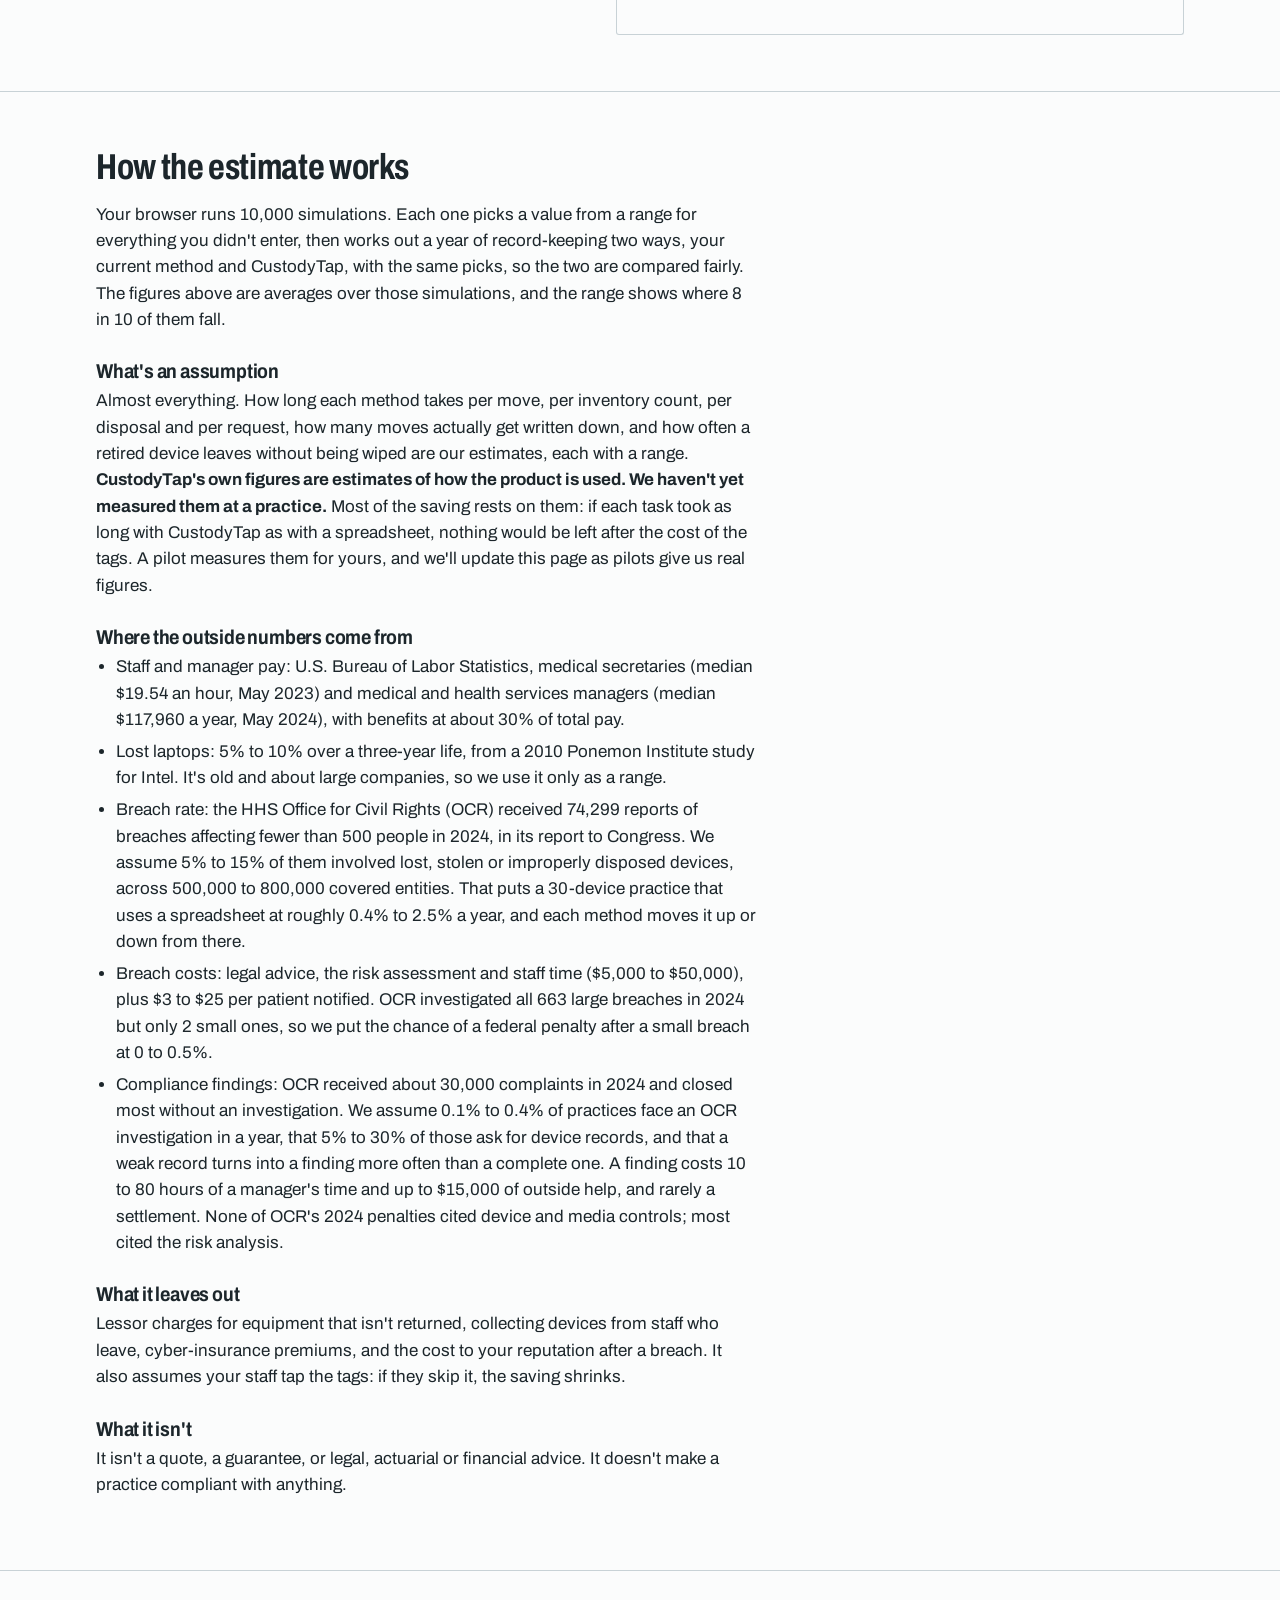
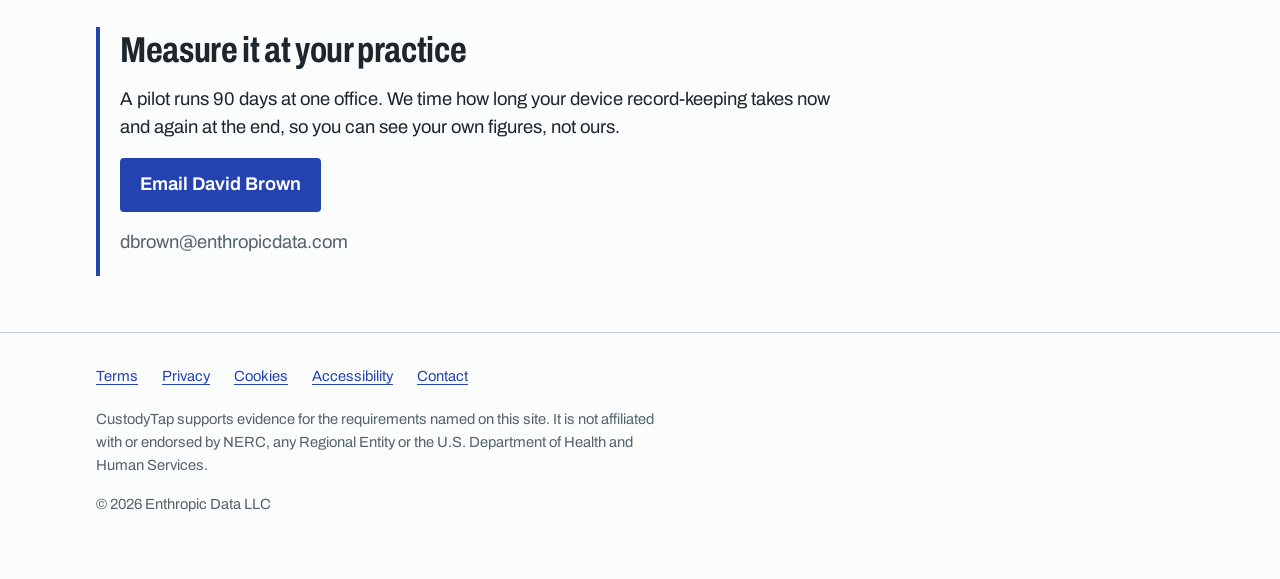
<file: hipaa/estimate/index.html>
<!doctype html>
<html lang="en">
<head>
<meta charset="utf-8">
<meta name="viewport" content="width=device-width, initial-scale=1">
<title>Estimate what device record-keeping costs your practice | CustodyTap</title>
<meta name="description" content="Enter your device count and how you track devices today. See an estimate of the staff time and expected losses with CustodyTap, with its range and every assumption shown. Runs in your browser; nothing you type is sent anywhere.">
<link rel="canonical" href="https://custodytap.com/hipaa/estimate/">
<meta name="theme-color" content="#fbfcfc" media="(prefers-color-scheme: light)">
<meta name="theme-color" content="#12191c" media="(prefers-color-scheme: dark)">
<meta http-equiv="Content-Security-Policy" content="default-src 'none'; script-src 'self' https://stats.enthropicdata.com; style-src 'self'; font-src 'self'; img-src 'self' data:; base-uri 'none'; form-action 'none'; connect-src https://stats.enthropicdata.com">
<meta name="referrer" content="strict-origin-when-cross-origin">
<meta property="og:type" content="website">
<meta property="og:site_name" content="CustodyTap">
<meta property="og:title" content="What does device record-keeping cost your practice?">
<meta property="og:description" content="An estimate from your own numbers, with its range and every assumption shown.">
<meta property="og:url" content="https://custodytap.com/hipaa/estimate/">
<meta property="og:image" content="https://custodytap.com/og.png">
<meta name="twitter:card" content="summary_large_image">
<link rel="icon" href="/favicon.svg" type="image/svg+xml">
<link rel="preload" href="/fonts/archivo-latin.woff2" as="font" type="font/woff2" crossorigin>
<link rel="stylesheet" href="/style.css">
<script src="/estimate-core.js" defer></script>
<script src="/hipaa/estimate/estimate.js" defer></script>
</head>
<body>

<header class="wrap site-head">
  <a class="mark" href="/" aria-label="CustodyTap home">
    <svg viewBox="0 0 32 32" aria-hidden="true"><path class="tag" fill-rule="evenodd" d="M9 2h14l5 5v21a2 2 0 0 1-2 2H6a2 2 0 0 1-2-2V7l5-5zm7 4.2a2.3 2.3 0 1 0 0 4.6 2.3 2.3 0 0 0 0-4.6z"/><path class="arcs" d="M10.6 18.2a7.6 7.6 0 0 1 10.8 0M13.1 21.4a4 4 0 0 1 5.8 0"/></svg>
    CustodyTap
  </a>
  <nav class="site-nav" aria-label="Main">
    <a class="nav-sector" href="/nerc-cip/">For utilities</a>
    <a class="nav-sector" href="/hipaa/">For healthcare</a>
    <a href="#pilot">Start a pilot</a>
  </nav>
</header>

<main class="page">
  <div class="wrap page-head">
    <h1>Estimate what device record-keeping costs your practice</h1>
    <p class="lede">Enter a few numbers about your practice. The estimate runs in your browser, and nothing you type leaves this page.</p>
    <p class="small">Built for independent practices and clinics with about 10 to 200 laptops, drives and other devices that hold patient data. This is an estimate from our assumptions, not a measurement, and we'll update it as pilots give us real figures. See <a href="#how">how it works</a>.</p>
  </div>

  <section class="section" aria-label="Estimate">
    <div class="wrap est">
      <form class="est-form" id="est" novalidate>
        <h2 class="est-h">Your practice</h2>

        <div class="field">
          <label for="f-devices">Devices that hold patient data</label>
          <p class="hint" id="h-devices">Laptops, workstations, tablets, external drives, and copiers or scanners with a hard drive.</p>
          <input class="num" id="f-devices" name="devices" type="text" inputmode="numeric" autocomplete="off" value="30" aria-describedby="h-devices e-devices">
          <p class="err" id="e-devices" hidden></p>
        </div>

        <fieldset class="field">
          <legend>How you keep track of them today</legend>
          <div class="choices">
            <label class="choice"><input type="radio" name="method" value="informal"> No written record</label>
            <label class="choice"><input type="radio" name="method" value="clipboard"> A paper sign-out sheet</label>
            <label class="choice"><input type="radio" name="method" value="spreadsheet" checked> A spreadsheet</label>
            <label class="choice"><input type="radio" name="method" value="asset_sw"> Asset-tracking software (barcode or QR labels)</label>
          </div>
        </fieldset>

        <fieldset class="field">
          <legend>Are all your laptops and portable drives encrypted?</legend>
          <div class="choices">
            <label class="choice"><input type="radio" name="enc" value="yes"> Yes, every one</label>
            <label class="choice"><input type="radio" name="enc" value="no" checked> Some, none, or not sure</label>
          </div>
        </fieldset>

        <div class="field">
          <label for="f-requests">Times a year someone asks to see your device records <span class="opt">(optional)</span></label>
          <p class="hint" id="h-requests">Your security risk analysis, a cyber-insurance form, an auditor or a payer. Leave blank to use 0.5 to 3 a year.</p>
          <input class="num" id="f-requests" name="requests" type="text" inputmode="decimal" autocomplete="off" aria-describedby="h-requests e-requests">
          <p class="err" id="e-requests" hidden></p>
        </div>

        <div class="field">
          <label for="f-reqHours">Hours each of those takes today <span class="opt">(optional)</span></label>
          <p class="hint" id="h-reqHours">Putting together the device list, who has each one, and two years of disposal records. Leave blank to use <span id="h-reqHours-range">2 to 8 hours</span>.</p>
          <input class="num" id="f-reqHours" name="reqHours" type="text" inputmode="decimal" autocomplete="off" aria-describedby="h-reqHours e-reqHours">
          <p class="err" id="e-reqHours" hidden></p>
        </div>

        <details class="est-more">
          <summary>Change our other assumptions</summary>

          <div class="field">
            <label for="f-staffRate">Staff cost per hour, with benefits, in dollars <span class="opt">(optional)</span></label>
            <p class="hint" id="h-staffRate">Leave blank to use $26 to $34.</p>
            <input class="num" id="f-staffRate" name="staffRate" type="text" inputmode="decimal" autocomplete="off" aria-describedby="h-staffRate e-staffRate">
            <p class="err" id="e-staffRate" hidden></p>
          </div>

          <div class="field">
            <label for="f-mgrRate">Practice manager cost per hour, with benefits, in dollars <span class="opt">(optional)</span></label>
            <p class="hint" id="h-mgrRate">Leave blank to use $45 to $85.</p>
            <input class="num" id="f-mgrRate" name="mgrRate" type="text" inputmode="decimal" autocomplete="off" aria-describedby="h-mgrRate e-mgrRate">
            <p class="err" id="e-mgrRate" hidden></p>
          </div>

          <div class="field">
            <label for="f-moves">Times each device changes hands in a year <span class="opt">(optional)</span></label>
            <p class="hint" id="h-moves">Check-outs, hand-offs, repairs, loaners and office moves. Leave blank to use 1 to 12.</p>
            <input class="num" id="f-moves" name="moves" type="text" inputmode="decimal" autocomplete="off" aria-describedby="h-moves e-moves">
            <p class="err" id="e-moves" hidden></p>
          </div>

          <div class="field">
            <label for="f-staff">Staff who handle devices <span class="opt">(optional)</span></label>
            <p class="hint" id="h-staff">Each gets a short training in the first year. Leave blank to use 10 to 40.</p>
            <input class="num" id="f-staff" name="staff" type="text" inputmode="numeric" autocomplete="off" aria-describedby="h-staff e-staff">
            <p class="err" id="e-staff" hidden></p>
          </div>

          <div class="field" id="f-assetSw-wrap" hidden>
            <label for="f-assetSw">What your asset software costs a year, in dollars <span class="opt">(optional)</span></label>
            <p class="hint" id="h-assetSw">Leave blank to use $400 to $1,500.</p>
            <input class="num" id="f-assetSw" name="assetSw" type="text" inputmode="decimal" autocomplete="off" aria-describedby="h-assetSw e-assetSw">
            <p class="err" id="e-assetSw" hidden></p>
          </div>
        </details>
      </form>

      <div class="est-out" id="est-out">
        <h2 class="est-h">Your estimate</h2>
        <noscript><p>The estimate runs in your browser and needs JavaScript turned on. Nothing you type is sent anywhere.</p></noscript>
        <p class="est-status" id="o-status" role="status" hidden></p>

        <div class="est-live" aria-live="polite" aria-atomic="true">
          <p class="est-big" id="o-big">&nbsp;</p>
          <p class="est-sub" id="o-sub">Working out your estimate&hellip;</p>
        </div>
        <p class="small" id="o-range"></p>
        <p id="o-hours"></p>

        <table class="est-table">
          <caption>A year of device record-keeping, averaged over the simulations</caption>
          <thead>
            <tr><td></td><th scope="col" id="t-cur-head">Spreadsheet</th><th scope="col">CustodyTap<span class="fn" aria-hidden="true">*</span></th></tr>
          </thead>
          <tbody>
            <tr><th scope="row">Staff and manager hours</th><td id="t-cur-hours"></td><td id="t-ct-hours"></td></tr>
            <tr><th scope="row">Cost of that time</th><td id="t-cur-labor"></td><td id="t-ct-labor"></td></tr>
            <tr><th scope="row">Setup, spread over 3 years</th><td id="t-cur-setup"></td><td id="t-ct-setup"></td></tr>
            <tr><th scope="row">Tools and tags</th><td id="t-cur-tool"></td><td id="t-ct-tool"></td></tr>
            <tr><th scope="row">Expected losses<span class="fn" aria-hidden="true">&dagger;</span></th><td id="t-cur-risk"></td><td id="t-ct-risk"></td></tr>
          </tbody>
          <tfoot>
            <tr><th scope="row">Total</th><td id="t-cur-total"></td><td id="t-ct-total"></td></tr>
          </tfoot>
        </table>
        <p class="small">* Before CustodyTap's own subscription, which isn't included anywhere on this page. &dagger; Replacing lost devices, plus the cost of a breach response or an OCR finding, weighted by its chance of happening.</p>

        <table class="est-table est-risk-table">
          <caption>Chance of at least one, in five years</caption>
          <thead>
            <tr><td></td><th scope="col" id="r-cur-head">Spreadsheet</th><th scope="col">CustodyTap</th></tr>
          </thead>
          <tbody>
            <tr><th scope="row">A breach from a lost or unwiped device</th><td id="r-cur-breach"></td><td id="r-ct-breach"></td></tr>
            <tr><th scope="row">An OCR finding about your device records</th><td id="r-cur-find"></td><td id="r-ct-find"></td></tr>
          </tbody>
        </table>
        <p class="small" id="r-note"></p>
        <p class="small">OCR rarely investigates small practices: in 2024 it opened investigations into 2 of 74,299 breaches that affected fewer than 500 people. Most of what a better record saves is staff time.</p>
      </div>
    </div>
  </section>

  <section class="section prose" aria-labelledby="how">
    <div class="wrap">
      <h2 id="how">How the estimate works</h2>
      <p>Your browser runs 10,000 simulations. Each one picks a value from a range for everything you didn't enter, then works out a year of record-keeping two ways, your current method and CustodyTap, with the same picks, so the two are compared fairly. The figures above are averages over those simulations, and the range shows where 8 in 10 of them fall.</p>

      <h3>What's an assumption</h3>
      <p>Almost everything. How long each method takes per move, per inventory count, per disposal and per request, how many moves actually get written down, and how often a retired device leaves without being wiped are our estimates, each with a range. <strong>CustodyTap's own figures are estimates of how the product is used. We haven't yet measured them at a practice.</strong> Most of the saving rests on them: if each task took as long with CustodyTap as with a spreadsheet, nothing would be left after the cost of the tags. A pilot measures them for yours, and we'll update this page as pilots give us real figures.</p>

      <h3>Where the outside numbers come from</h3>
      <ul>
        <li>Staff and manager pay: U.S. Bureau of Labor Statistics, medical secretaries (median $19.54 an hour, May 2023) and medical and health services managers (median $117,960 a year, May 2024), with benefits at about 30% of total pay.</li>
        <li>Lost laptops: 5% to 10% over a three-year life, from a 2010 Ponemon Institute study for Intel. It's old and about large companies, so we use it only as a range.</li>
        <li>Breach rate: the HHS Office for Civil Rights (OCR) received 74,299 reports of breaches affecting fewer than 500 people in 2024, in its report to Congress. We assume 5% to 15% of them involved lost, stolen or improperly disposed devices, across 500,000 to 800,000 covered entities. That puts a 30-device practice that uses a spreadsheet at roughly 0.4% to 2.5% a year, and each method moves it up or down from there.</li>
        <li>Breach costs: legal advice, the risk assessment and staff time ($5,000 to $50,000), plus $3 to $25 per patient notified. OCR investigated all 663 large breaches in 2024 but only 2 small ones, so we put the chance of a federal penalty after a small breach at 0 to 0.5%.</li>
        <li>Compliance findings: OCR received about 30,000 complaints in 2024 and closed most without an investigation. We assume 0.1% to 0.4% of practices face an OCR investigation in a year, that 5% to 30% of those ask for device records, and that a weak record turns into a finding more often than a complete one. A finding costs 10 to 80 hours of a manager's time and up to $15,000 of outside help, and rarely a settlement. None of OCR's 2024 penalties cited device and media controls; most cited the risk analysis.</li>
      </ul>

      <h3>What it leaves out</h3>
      <p>Lessor charges for equipment that isn't returned, collecting devices from staff who leave, cyber-insurance premiums, and the cost to your reputation after a breach. It also assumes your staff tap the tags: if they skip it, the saving shrinks.</p>

      <h3>What it isn't</h3>
      <p>It isn't a quote, a guarantee, or legal, actuarial or financial advice. It doesn't make a practice compliant with anything.</p>
    </div>
  </section>

  <section class="section" id="pilot" aria-labelledby="pilot-title">
    <div class="wrap">
      <div class="pilot">
        <h2 id="pilot-title">Measure it at your practice</h2>
        <p>A pilot runs 90 days at one office. We time how long your device record-keeping takes now and again at the end, so you can see your own figures, not ours.</p>
        <p><a class="button" href="mailto:dbrown@enthropicdata.com?subject=CustodyTap%20pilot%20(healthcare)">Email David Brown</a></p>
        <p class="small">dbrown@enthropicdata.com</p>
      </div>
    </div>
  </section>
</main>

<footer class="site-foot">
  <div class="wrap">
  <nav class="foot-links" aria-label="Legal">
    <a href="/terms/">Terms</a>
    <a href="/privacy/">Privacy</a>
    <a href="/cookies/">Cookies</a>
    <a href="/accessibility/">Accessibility</a>
    <a href="mailto:dbrown@enthropicdata.com">Contact</a>
  </nav>
  <p>CustodyTap supports evidence for the requirements named on this site. It is not affiliated with or endorsed by NERC, any Regional Entity or the U.S. Department of Health and Human Services.</p>
  <p>&copy; 2026 Enthropic Data LLC</p>
  </div>
</footer>

<script defer src="https://stats.enthropicdata.com/script.js" data-website-id="34a4aa38-a8db-4658-8390-8f63e702121d" data-domains="custodytap.com,www.custodytap.com" data-exclude-search="true" data-exclude-hash="true" data-do-not-track="true"></script>
</body>
</html>
</file>
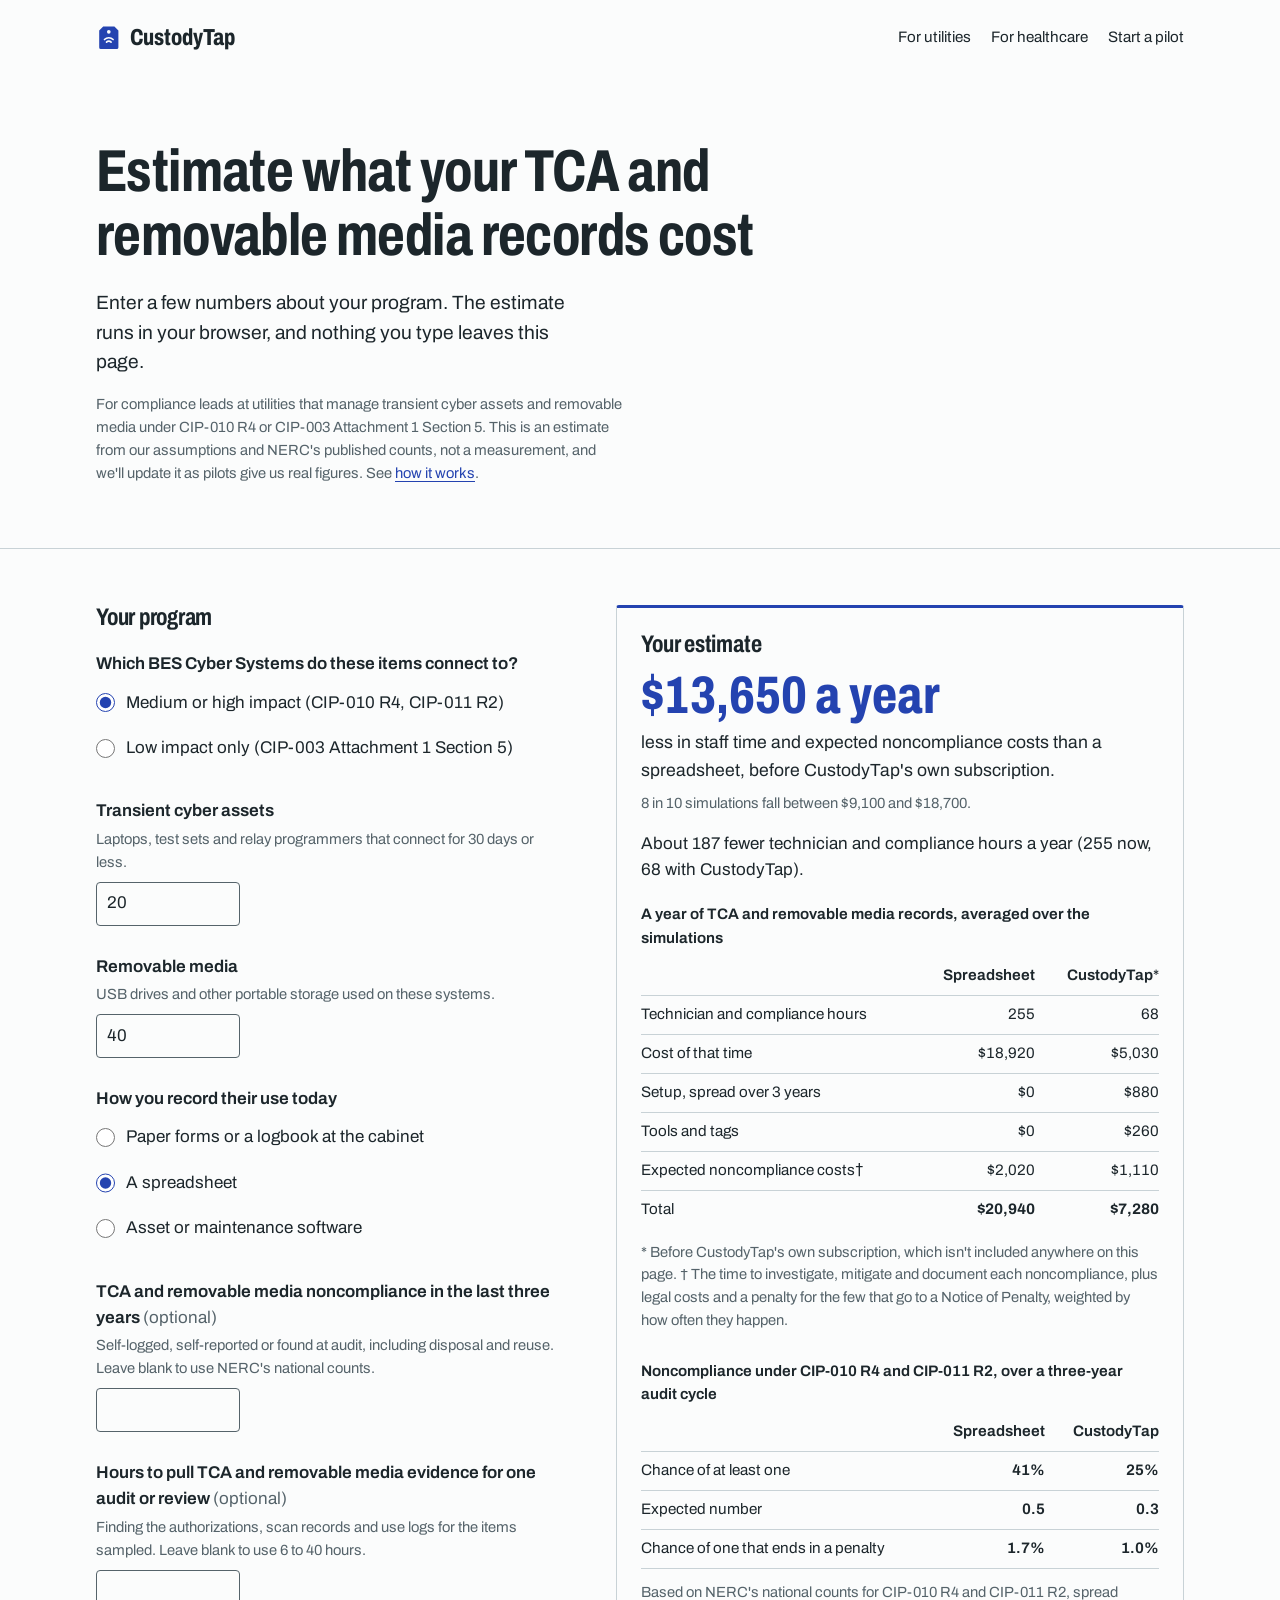
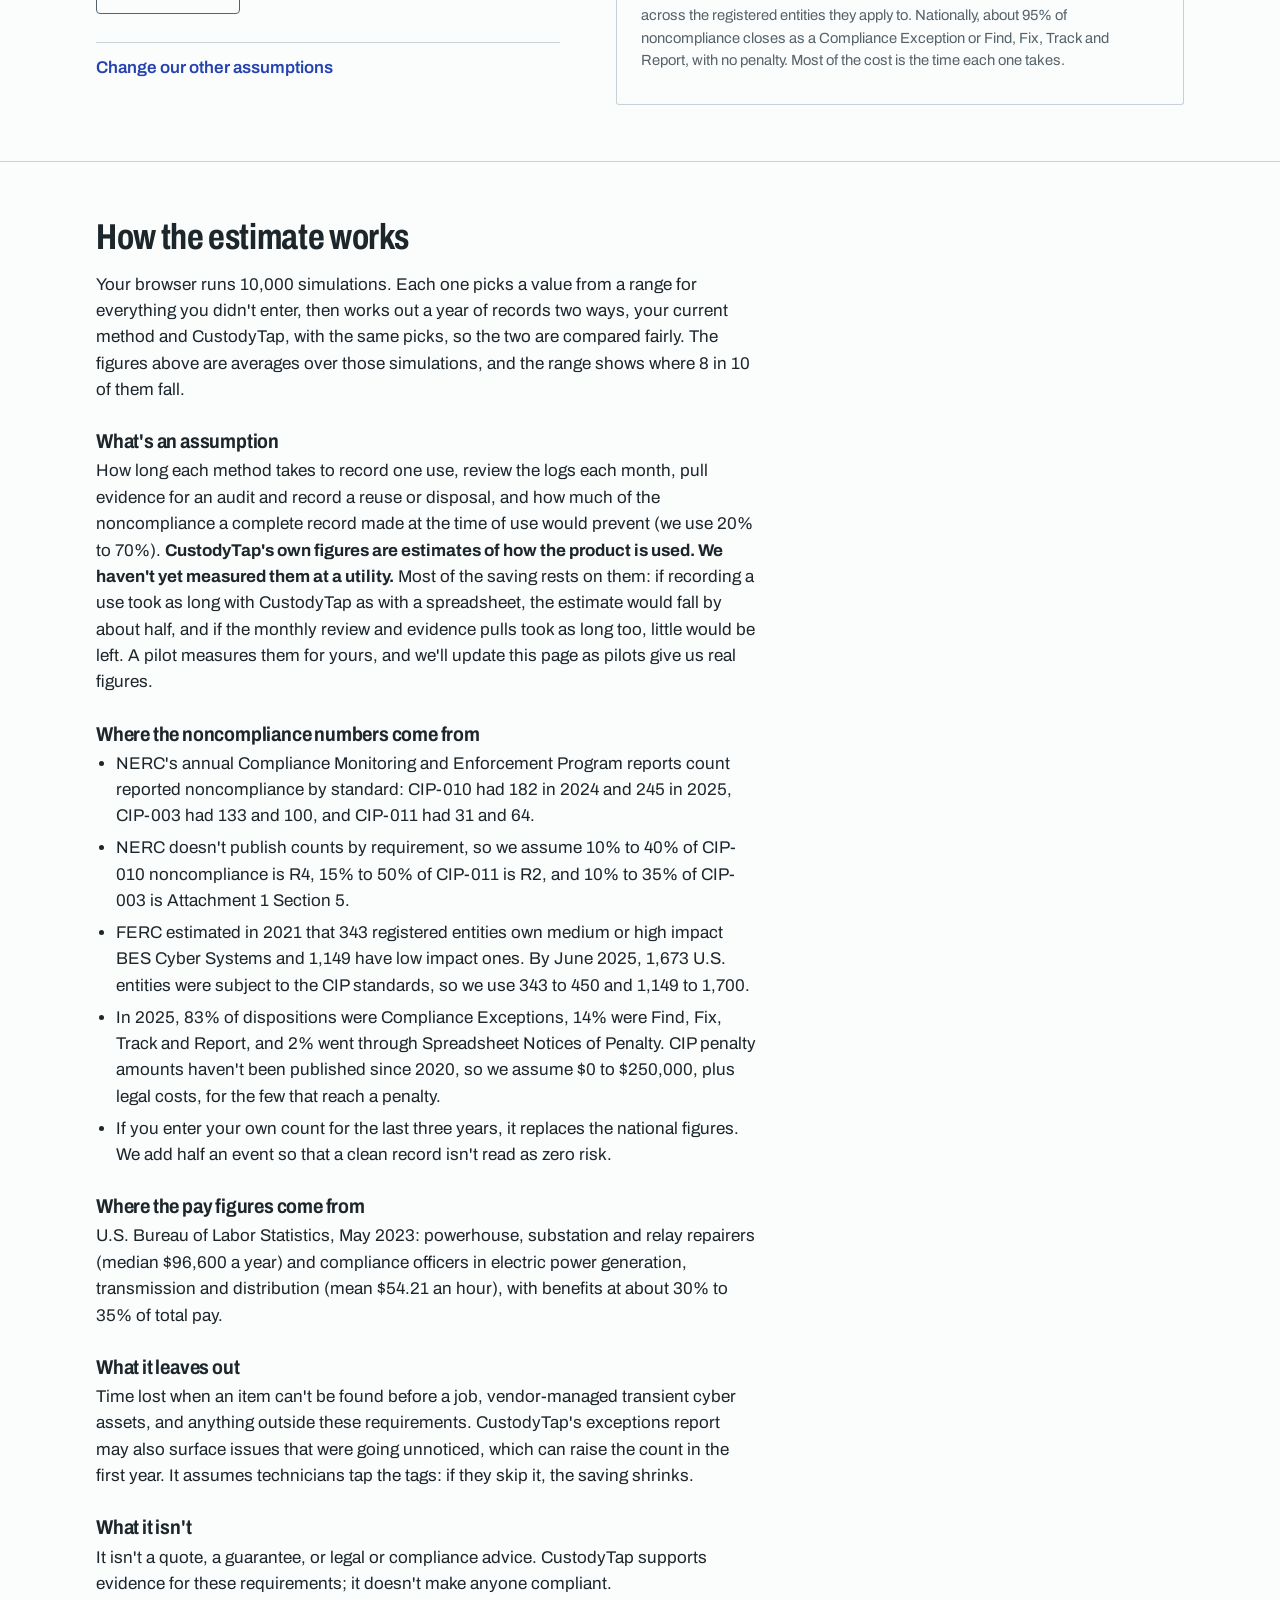
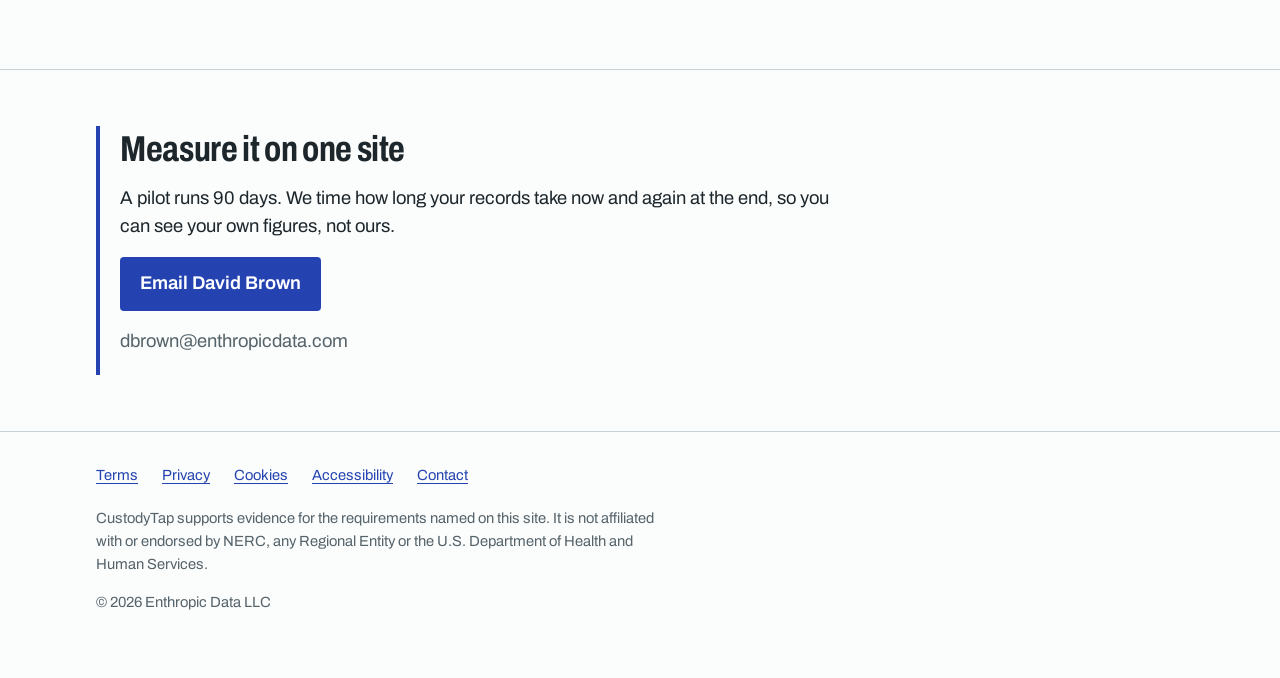
<file: nerc-cip/estimate/index.html>
<!doctype html>
<html lang="en">
<head>
<meta charset="utf-8">
<meta name="viewport" content="width=device-width, initial-scale=1">
<title>Estimate what TCA and removable media records cost you | CustodyTap</title>
<meta name="description" content="Enter how many transient cyber assets and removable media you manage and how you record their use. See an estimate of technician and compliance time and expected noncompliance costs with CustodyTap, with its range and every assumption shown.">
<link rel="canonical" href="https://custodytap.com/nerc-cip/estimate/">
<meta name="theme-color" content="#fbfcfc" media="(prefers-color-scheme: light)">
<meta name="theme-color" content="#12191c" media="(prefers-color-scheme: dark)">
<meta http-equiv="Content-Security-Policy" content="default-src 'none'; script-src 'self' https://stats.enthropicdata.com; style-src 'self'; font-src 'self'; img-src 'self' data:; base-uri 'none'; form-action 'none'; connect-src https://stats.enthropicdata.com">
<meta name="referrer" content="strict-origin-when-cross-origin">
<meta property="og:type" content="website">
<meta property="og:site_name" content="CustodyTap">
<meta property="og:title" content="What do your TCA and removable media records cost?">
<meta property="og:description" content="An estimate from your own numbers and NERC's noncompliance counts, with its range and every assumption shown.">
<meta property="og:url" content="https://custodytap.com/nerc-cip/estimate/">
<meta property="og:image" content="https://custodytap.com/og.png">
<meta name="twitter:card" content="summary_large_image">
<link rel="icon" href="/favicon.svg" type="image/svg+xml">
<link rel="preload" href="/fonts/archivo-latin.woff2" as="font" type="font/woff2" crossorigin>
<link rel="stylesheet" href="/style.css">
<script src="/estimate-core.js" defer></script>
<script src="/nerc-cip/estimate/estimate.js" defer></script>
</head>
<body>

<header class="wrap site-head">
  <a class="mark" href="/" aria-label="CustodyTap home">
    <svg viewBox="0 0 32 32" aria-hidden="true"><path class="tag" fill-rule="evenodd" d="M9 2h14l5 5v21a2 2 0 0 1-2 2H6a2 2 0 0 1-2-2V7l5-5zm7 4.2a2.3 2.3 0 1 0 0 4.6 2.3 2.3 0 0 0 0-4.6z"/><path class="arcs" d="M10.6 18.2a7.6 7.6 0 0 1 10.8 0M13.1 21.4a4 4 0 0 1 5.8 0"/></svg>
    CustodyTap
  </a>
  <nav class="site-nav" aria-label="Main">
    <a class="nav-sector" href="/nerc-cip/">For utilities</a>
    <a class="nav-sector" href="/hipaa/">For healthcare</a>
    <a href="#pilot">Start a pilot</a>
  </nav>
</header>

<main class="page">
  <div class="wrap page-head">
    <h1>Estimate what your TCA and removable media records cost</h1>
    <p class="lede">Enter a few numbers about your program. The estimate runs in your browser, and nothing you type leaves this page.</p>
    <p class="small">For compliance leads at utilities that manage transient cyber assets and removable media under CIP-010 R4 or CIP-003 Attachment 1 Section 5. This is an estimate from our assumptions and NERC's published counts, not a measurement, and we'll update it as pilots give us real figures. See <a href="#how">how it works</a>.</p>
  </div>

  <section class="section" aria-label="Estimate">
    <div class="wrap est">
      <form class="est-form" id="est" novalidate>
        <h2 class="est-h">Your program</h2>

        <fieldset class="field">
          <legend>Which BES Cyber Systems do these items connect to?</legend>
          <div class="choices">
            <label class="choice"><input type="radio" name="impact" value="mh" checked> Medium or high impact (CIP-010 R4, CIP-011 R2)</label>
            <label class="choice"><input type="radio" name="impact" value="low"> Low impact only (CIP-003 Attachment 1 Section 5)</label>
          </div>
        </fieldset>

        <div class="field">
          <label for="f-tcas">Transient cyber assets</label>
          <p class="hint" id="h-tcas">Laptops, test sets and relay programmers that connect for 30 days or less.</p>
          <input class="num" id="f-tcas" name="tcas" type="text" inputmode="numeric" autocomplete="off" value="20" aria-describedby="h-tcas e-tcas">
          <p class="err" id="e-tcas" hidden></p>
        </div>

        <div class="field">
          <label for="f-media">Removable media</label>
          <p class="hint" id="h-media">USB drives and other portable storage used on these systems.</p>
          <input class="num" id="f-media" name="media" type="text" inputmode="numeric" autocomplete="off" value="40" aria-describedby="h-media e-media">
          <p class="err" id="e-media" hidden></p>
        </div>

        <fieldset class="field">
          <legend>How you record their use today</legend>
          <div class="choices">
            <label class="choice"><input type="radio" name="method" value="paper"> Paper forms or a logbook at the cabinet</label>
            <label class="choice"><input type="radio" name="method" value="spreadsheet" checked> A spreadsheet</label>
            <label class="choice"><input type="radio" name="method" value="cmms"> Asset or maintenance software</label>
          </div>
        </fieldset>

        <div class="field">
          <label for="f-ncCount">TCA and removable media noncompliance in the last three years <span class="opt">(optional)</span></label>
          <p class="hint" id="h-ncCount">Self-logged, self-reported or found at audit, including disposal and reuse. Leave blank to use NERC's national counts.</p>
          <input class="num" id="f-ncCount" name="ncCount" type="text" inputmode="numeric" autocomplete="off" aria-describedby="h-ncCount e-ncCount">
          <p class="err" id="e-ncCount" hidden></p>
        </div>

        <div class="field">
          <label for="f-reqHours">Hours to pull TCA and removable media evidence for one audit or review <span class="opt">(optional)</span></label>
          <p class="hint" id="h-reqHours">Finding the authorizations, scan records and use logs for the items sampled. Leave blank to use <span id="h-reqHours-range">6 to 40 hours</span>.</p>
          <input class="num" id="f-reqHours" name="reqHours" type="text" inputmode="decimal" autocomplete="off" aria-describedby="h-reqHours e-reqHours">
          <p class="err" id="e-reqHours" hidden></p>
        </div>

        <details class="est-more">
          <summary>Change our other assumptions</summary>

          <div class="field">
            <label for="f-uses">Times each item is connected in a year <span class="opt">(optional)</span></label>
            <p class="hint" id="h-uses">Leave blank to use 12 to 52 for a transient cyber asset and 4 to 40 for removable media.</p>
            <input class="num" id="f-uses" name="uses" type="text" inputmode="decimal" autocomplete="off" aria-describedby="h-uses e-uses">
            <p class="err" id="e-uses" hidden></p>
          </div>

          <div class="field">
            <label for="f-techRate">Technician cost per hour, with benefits, in dollars <span class="opt">(optional)</span></label>
            <p class="hint" id="h-techRate">Leave blank to use $55 to $85.</p>
            <input class="num" id="f-techRate" name="techRate" type="text" inputmode="decimal" autocomplete="off" aria-describedby="h-techRate e-techRate">
            <p class="err" id="e-techRate" hidden></p>
          </div>

          <div class="field">
            <label for="f-compRate">Compliance staff cost per hour, with benefits, in dollars <span class="opt">(optional)</span></label>
            <p class="hint" id="h-compRate">Leave blank to use $65 to $100.</p>
            <input class="num" id="f-compRate" name="compRate" type="text" inputmode="decimal" autocomplete="off" aria-describedby="h-compRate e-compRate">
            <p class="err" id="e-compRate" hidden></p>
          </div>

          <div class="field">
            <label for="f-techs">Technicians who use these items <span class="opt">(optional)</span></label>
            <p class="hint" id="h-techs">Each gets a short training in the first year. Leave blank to use 5 to 40.</p>
            <input class="num" id="f-techs" name="techs" type="text" inputmode="numeric" autocomplete="off" aria-describedby="h-techs e-techs">
            <p class="err" id="e-techs" hidden></p>
          </div>

          <div class="field" id="f-swCost-wrap" hidden>
            <label for="f-swCost">The share of your software's yearly cost that goes to this, in dollars <span class="opt">(optional)</span></label>
            <p class="hint" id="h-swCost">Leave blank to use $0 to $6,000.</p>
            <input class="num" id="f-swCost" name="swCost" type="text" inputmode="decimal" autocomplete="off" aria-describedby="h-swCost e-swCost">
            <p class="err" id="e-swCost" hidden></p>
          </div>
        </details>
      </form>

      <div class="est-out" id="est-out">
        <h2 class="est-h">Your estimate</h2>
        <noscript><p>The estimate runs in your browser and needs JavaScript turned on. Nothing you type is sent anywhere.</p></noscript>
        <p class="est-status" id="o-status" role="status" hidden></p>

        <div class="est-live" aria-live="polite" aria-atomic="true">
          <p class="est-big" id="o-big">&nbsp;</p>
          <p class="est-sub" id="o-sub">Working out your estimate&hellip;</p>
        </div>
        <p class="small" id="o-range"></p>
        <p id="o-hours"></p>

        <table class="est-table">
          <caption>A year of TCA and removable media records, averaged over the simulations</caption>
          <thead>
            <tr><td></td><th scope="col" id="t-cur-head">Spreadsheet</th><th scope="col">CustodyTap<span class="fn" aria-hidden="true">*</span></th></tr>
          </thead>
          <tbody>
            <tr><th scope="row">Technician and compliance hours</th><td id="t-cur-hours"></td><td id="t-ct-hours"></td></tr>
            <tr><th scope="row">Cost of that time</th><td id="t-cur-labor"></td><td id="t-ct-labor"></td></tr>
            <tr><th scope="row">Setup, spread over 3 years</th><td id="t-cur-setup"></td><td id="t-ct-setup"></td></tr>
            <tr><th scope="row">Tools and tags</th><td id="t-cur-tool"></td><td id="t-ct-tool"></td></tr>
            <tr><th scope="row">Expected noncompliance costs<span class="fn" aria-hidden="true">&dagger;</span></th><td id="t-cur-risk"></td><td id="t-ct-risk"></td></tr>
          </tbody>
          <tfoot>
            <tr><th scope="row">Total</th><td id="t-cur-total"></td><td id="t-ct-total"></td></tr>
          </tfoot>
        </table>
        <p class="small">* Before CustodyTap's own subscription, which isn't included anywhere on this page. &dagger; The time to investigate, mitigate and document each noncompliance, plus legal costs and a penalty for the few that go to a Notice of Penalty, weighted by how often they happen.</p>

        <table class="est-table est-risk-table">
          <caption>Noncompliance under <span id="r-reqs">CIP-010 R4 and CIP-011 R2</span>, over a three-year audit cycle</caption>
          <thead>
            <tr><td></td><th scope="col" id="r-cur-head">Spreadsheet</th><th scope="col">CustodyTap</th></tr>
          </thead>
          <tbody>
            <tr><th scope="row">Chance of at least one</th><td id="r-cur-p3"></td><td id="r-ct-p3"></td></tr>
            <tr><th scope="row">Expected number</th><td id="r-cur-nc3"></td><td id="r-ct-nc3"></td></tr>
            <tr><th scope="row">Chance of one that ends in a penalty</th><td id="r-cur-pen"></td><td id="r-ct-pen"></td></tr>
          </tbody>
        </table>
        <p class="small"><span id="r-basis"></span> Nationally, about 95% of noncompliance closes as a Compliance Exception or Find, Fix, Track and Report, with no penalty. Most of the cost is the time each one takes.</p>
      </div>
    </div>
  </section>

  <section class="section prose" aria-labelledby="how">
    <div class="wrap">
      <h2 id="how">How the estimate works</h2>
      <p>Your browser runs 10,000 simulations. Each one picks a value from a range for everything you didn't enter, then works out a year of records two ways, your current method and CustodyTap, with the same picks, so the two are compared fairly. The figures above are averages over those simulations, and the range shows where 8 in 10 of them fall.</p>

      <h3>What's an assumption</h3>
      <p>How long each method takes to record one use, review the logs each month, pull evidence for an audit and record a reuse or disposal, and how much of the noncompliance a complete record made at the time of use would prevent (we use 20% to 70%). <strong>CustodyTap's own figures are estimates of how the product is used. We haven't yet measured them at a utility.</strong> Most of the saving rests on them: if recording a use took as long with CustodyTap as with a spreadsheet, the estimate would fall by about half, and if the monthly review and evidence pulls took as long too, little would be left. A pilot measures them for yours, and we'll update this page as pilots give us real figures.</p>

      <h3>Where the noncompliance numbers come from</h3>
      <ul>
        <li>NERC's annual Compliance Monitoring and Enforcement Program reports count reported noncompliance by standard: CIP-010 had 182 in 2024 and 245 in 2025, CIP-003 had 133 and 100, and CIP-011 had 31 and 64.</li>
        <li>NERC doesn't publish counts by requirement, so we assume 10% to 40% of CIP-010 noncompliance is R4, 15% to 50% of CIP-011 is R2, and 10% to 35% of CIP-003 is Attachment 1 Section 5.</li>
        <li>FERC estimated in 2021 that 343 registered entities own medium or high impact BES Cyber Systems and 1,149 have low impact ones. By June 2025, 1,673 U.S. entities were subject to the CIP standards, so we use 343 to 450 and 1,149 to 1,700.</li>
        <li>In 2025, 83% of dispositions were Compliance Exceptions, 14% were Find, Fix, Track and Report, and 2% went through Spreadsheet Notices of Penalty. CIP penalty amounts haven't been published since 2020, so we assume $0 to $250,000, plus legal costs, for the few that reach a penalty.</li>
        <li>If you enter your own count for the last three years, it replaces the national figures. We add half an event so that a clean record isn't read as zero risk.</li>
      </ul>

      <h3>Where the pay figures come from</h3>
      <p>U.S. Bureau of Labor Statistics, May 2023: powerhouse, substation and relay repairers (median $96,600 a year) and compliance officers in electric power generation, transmission and distribution (mean $54.21 an hour), with benefits at about 30% to 35% of total pay.</p>

      <h3>What it leaves out</h3>
      <p>Time lost when an item can't be found before a job, vendor-managed transient cyber assets, and anything outside these requirements. CustodyTap's exceptions report may also surface issues that were going unnoticed, which can raise the count in the first year. It assumes technicians tap the tags: if they skip it, the saving shrinks.</p>

      <h3>What it isn't</h3>
      <p>It isn't a quote, a guarantee, or legal or compliance advice. CustodyTap supports evidence for these requirements; it doesn't make anyone compliant.</p>
    </div>
  </section>

  <section class="section" id="pilot" aria-labelledby="pilot-title">
    <div class="wrap">
      <div class="pilot">
        <h2 id="pilot-title">Measure it on one site</h2>
        <p>A pilot runs 90 days. We time how long your records take now and again at the end, so you can see your own figures, not ours.</p>
        <p><a class="button" href="mailto:dbrown@enthropicdata.com?subject=CustodyTap%20pilot%20(NERC%20CIP)">Email David Brown</a></p>
        <p class="small">dbrown@enthropicdata.com</p>
      </div>
    </div>
  </section>
</main>

<footer class="site-foot">
  <div class="wrap">
  <nav class="foot-links" aria-label="Legal">
    <a href="/terms/">Terms</a>
    <a href="/privacy/">Privacy</a>
    <a href="/cookies/">Cookies</a>
    <a href="/accessibility/">Accessibility</a>
    <a href="mailto:dbrown@enthropicdata.com">Contact</a>
  </nav>
  <p>CustodyTap supports evidence for the requirements named on this site. It is not affiliated with or endorsed by NERC, any Regional Entity or the U.S. Department of Health and Human Services.</p>
  <p>&copy; 2026 Enthropic Data LLC</p>
  </div>
</footer>

<script defer src="https://stats.enthropicdata.com/script.js" data-website-id="34a4aa38-a8db-4658-8390-8f63e702121d" data-domains="custodytap.com,www.custodytap.com" data-exclude-search="true" data-exclude-hash="true" data-do-not-track="true"></script>
</body>
</html>
</file>
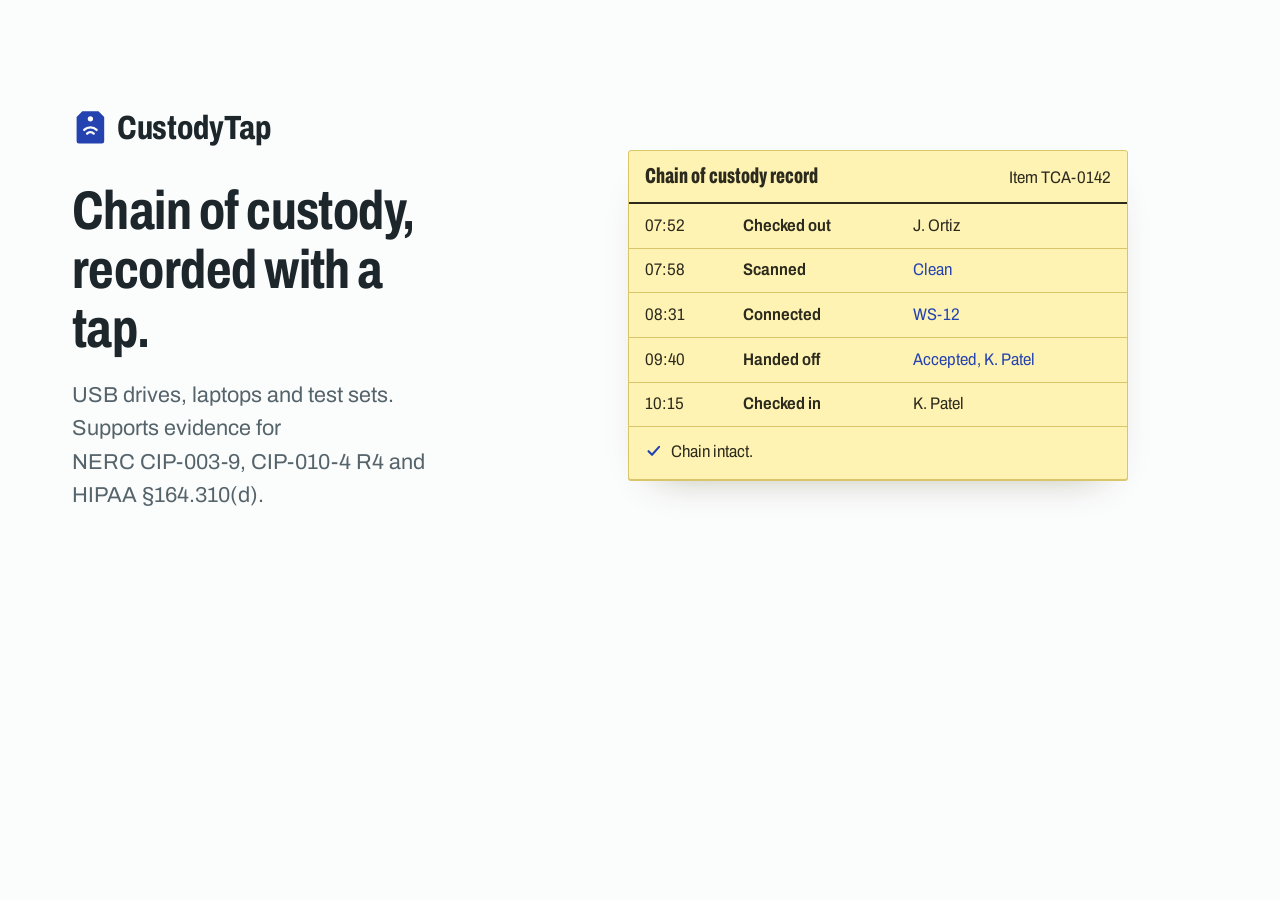
<file: og.html>
<!doctype html>
<html lang="en">
<head>
<meta charset="utf-8">
<title>CustodyTap share image source</title>
<meta name="robots" content="noindex">
<link rel="stylesheet" href="/style.css">
<style>
  html, body { width: 1200px; height: 630px; overflow: hidden; }
  body { display: grid; grid-template-columns: 1fr 1fr; gap: 56px; align-items: center; padding: 64px 72px; }
  .mark { font-size: 2.1rem; }
  .mark svg { width: 2.3rem; height: 2.3rem; }
  h1 { font-size: 3.4rem; margin-top: 28px; max-width: 15ch; }
  .lede { font-size: 1.35rem; max-width: 30ch; color: var(--muted); }
  .record { font-size: 1.05rem; }
  .record td:nth-child(3) { white-space: nowrap; }
</style>
</head>
<body>
  <div>
    <span class="mark"><svg viewBox="0 0 32 32" aria-hidden="true"><path class="tag" fill-rule="evenodd" d="M9 2h14l5 5v21a2 2 0 0 1-2 2H6a2 2 0 0 1-2-2V7l5-5zm7 4.2a2.3 2.3 0 1 0 0 4.6 2.3 2.3 0 0 0 0-4.6z"/><path class="arcs" d="M10.6 18.2a7.6 7.6 0 0 1 10.8 0M13.1 21.4a4 4 0 0 1 5.8 0"/></svg>CustodyTap</span>
    <h1>Chain of custody, recorded with a tap.</h1>
    <p class="lede">USB drives, laptops and test sets. Supports evidence for <span class="nw">NERC CIP-003-9</span>, <span class="nw">CIP-010-4 R4</span> and <span class="nw">HIPAA §164.310(d)</span>.</p>
  </div>
  <figure class="record">
    <div class="record-head"><span class="record-title">Chain of custody record</span><span class="record-item">Item TCA-0142</span></div>
    <table>
      <tbody>
        <tr><td>07:52</td><td>Checked out</td><td>J. Ortiz</td></tr>
        <tr><td>07:58</td><td>Scanned</td><td class="entry">Clean</td></tr>
        <tr><td>08:31</td><td>Connected</td><td class="entry">WS-12</td></tr>
        <tr><td>09:40</td><td>Handed off</td><td class="entry">Accepted, K. Patel</td></tr>
        <tr><td>10:15</td><td>Checked in</td><td>K. Patel</td></tr>
      </tbody>
    </table>
    <figcaption><svg viewBox="0 0 20 20" aria-hidden="true"><path d="M4 10.5l4 4 8-9" fill="none" stroke="currentColor" stroke-width="2.4" stroke-linecap="round" stroke-linejoin="round"/></svg><span>Chain intact.</span></figcaption>
  </figure>
</body>
</html>
</file>
<file: style.css>
/* CustodyTap marketing site. One family (Archivo, self-hosted, variable width + weight).
   The custody record in the hero is the one bold element; everything else stays quiet. */

@font-face {
  font-family: "Archivo";
  font-style: normal;
  font-weight: 100 900;
  font-stretch: 62% 125%;
  font-display: swap;
  src: url("/fonts/archivo-latin.woff2") format("woff2");
}

:root {
  --paper: #fbfcfc;
  --ink: #1c262b;
  --muted: #55636a;
  --rule: #c8d2d6;
  --form: #fff3b4;      /* the canary copy of a carbonless custody form */
  --form-rule: #d9c66a;
  --form-ink: #2b2a1d;
  --pen: #2443b0;       /* ballpoint blue: entries, links, the one button */
  --pen-ink: #ffffff;
  --bad: #b3261e;
  --measure: 66ch;
  color-scheme: light;
}

@media (prefers-color-scheme: dark) {
  :root:not([data-theme="light"]) {
    --paper: #12191c;
    --ink: #e6ecee;
    --muted: #9aa9af;
    --rule: #33424a;
    --form: #2f2b14;
    --form-rule: #5c5226;
    --form-ink: #f1e8bf;
    --pen: #9db0ff;
    --pen-ink: #0e1430;
    --bad: #ff9a8f;
    color-scheme: dark;
  }
}

:root[data-theme="dark"] {
  --paper: #12191c;
  --ink: #e6ecee;
  --muted: #9aa9af;
  --rule: #33424a;
  --form: #2f2b14;
  --form-rule: #5c5226;
  --form-ink: #f1e8bf;
  --pen: #9db0ff;
  --pen-ink: #0e1430;
  --bad: #ff9a8f;
  color-scheme: dark;
}

*, *::before, *::after { box-sizing: border-box; }

html { -webkit-text-size-adjust: 100%; }

body {
  margin: 0;
  background: var(--paper);
  color: var(--ink);
  font-family: "Archivo", system-ui, -apple-system, "Segoe UI", sans-serif;
  font-size: 1.0625rem;
  line-height: 1.55;
  font-stretch: 100%;
}

a { color: var(--pen); text-underline-offset: 0.18em; }
a:hover { text-decoration-thickness: 2px; }

:focus-visible {
  outline: 3px solid var(--pen);
  outline-offset: 3px;
  border-radius: 2px;
}

.wrap {
  width: 100%;
  max-width: 72rem;
  margin: 0 auto;
  padding: 0 1rem;
}

@media (min-width: 40rem) {
  .wrap { padding: 0 2rem; }
}

/* ── Header ─────────────────────────────────────────────────────────────── */

.site-head {
  display: flex;
  align-items: center;
  justify-content: space-between;
  gap: 1rem;
  padding-top: 1.25rem;
  padding-bottom: 1.25rem;
}

.mark {
  display: inline-flex;
  align-items: center;
  gap: 0.5rem;
  color: var(--ink);
  text-decoration: none;
  font-weight: 760;
  font-stretch: 75%;
  font-size: 1.45rem;
  letter-spacing: -0.005em;
}

.mark svg { width: 1.6rem; height: 1.6rem; flex: none; }
.mark .tag { fill: var(--pen); }
.mark .arcs { fill: none; stroke: var(--paper); stroke-width: 2; stroke-linecap: round; }

.site-nav {
  display: flex;
  flex-wrap: wrap;
  gap: 0.25rem 1.25rem;
  font-size: 0.95rem;
}

.site-nav a { color: var(--ink); text-decoration: none; }
.site-nav a:hover { color: var(--pen); text-decoration: underline; }
.site-nav a[aria-current="page"] { color: var(--pen); }

@media (max-width: 34rem) {
  .site-nav .nav-sector { display: none; }
}

/* ── Type ───────────────────────────────────────────────────────────────── */

h1, h2, h3 {
  font-stretch: 75%;
  line-height: 1.08;
  letter-spacing: -0.01em;
  margin: 0;
}

h1 {
  font-size: clamp(2.15rem, 1.4rem + 3.4vw, 3.7rem);
  font-weight: 720;
  max-width: 18ch;
}

.page h1 { max-width: 24ch; }

h2 {
  font-size: clamp(1.6rem, 1.25rem + 1.4vw, 2.25rem);
  font-weight: 700;
  margin-bottom: 0.9rem;
}

h3 {
  font-size: 1.25rem;
  font-weight: 680;
  font-stretch: 87.5%;
  margin-bottom: 0.35rem;
}

p { margin: 0 0 1rem; max-width: var(--measure); }

.lede {
  font-size: 1.2rem;
  color: var(--ink);
  margin-top: 1.25rem;
  max-width: 44ch;
}

.small { font-size: 0.92rem; color: var(--muted); }

/* ── Hero ───────────────────────────────────────────────────────────────── */

.hero {
  display: grid;
  gap: 2.5rem;
  padding-top: 2.5rem;
  padding-bottom: 4rem;
  align-items: start;
}

@media (min-width: 60rem) {
  .hero {
    grid-template-columns: minmax(0, 1fr) minmax(0, 1.05fr);
    gap: 3.5rem;
    padding-top: 4rem;
    padding-bottom: 5.5rem;
  }
}

.actions {
  display: flex;
  flex-wrap: wrap;
  align-items: center;
  gap: 0.75rem 1.5rem;
  margin-top: 1.75rem;
}

.button {
  display: inline-block;
  background: var(--pen);
  color: var(--pen-ink);
  font-weight: 640;
  text-decoration: none;
  padding: 0.8rem 1.25rem;
  border-radius: 4px;
  min-height: 44px;
}

.button:hover { text-decoration: underline; text-decoration-thickness: 1px; }

/* The custody record: a canary carbonless form, filled in one tap at a time. */
.record {
  margin: 0;
  background: var(--form);
  color: var(--form-ink);
  border: 1px solid var(--form-rule);
  border-radius: 3px;
  font-stretch: 87.5%;
  font-size: 0.94rem;
  box-shadow: 0 1px 0 var(--form-rule), 0 18px 40px -28px rgba(60, 50, 0, 0.45);
}

.record-head {
  display: flex;
  flex-wrap: wrap;
  justify-content: space-between;
  gap: 0.25rem 1rem;
  padding: 0.85rem 1rem 0.7rem;
  border-bottom: 2px solid var(--form-ink);
}

.record-title {
  font-weight: 800;
  font-stretch: 62%;
  font-size: 1.35rem;
  line-height: 1.1;
}

.record-item { align-self: end; }

.record table {
  width: 100%;
  border-collapse: collapse;
}

.record th {
  text-align: left;
  font-weight: 640;
  font-size: 0.8rem;
  padding: 0.5rem 0.6rem 0.35rem;
  border-bottom: 1px solid var(--form-rule);
}

.record td {
  padding: 0.55rem 0.6rem;
  border-bottom: 1px solid var(--form-rule);
  vertical-align: top;
}

.record th:first-child, .record td:first-child { padding-left: 1rem; white-space: nowrap; }
.record td:nth-child(2) { font-weight: 640; white-space: nowrap; }
.record .entry { color: var(--pen); }

.record figcaption {
  display: flex;
  gap: 0.5rem;
  align-items: start;
  padding: 0.75rem 1rem 0.85rem;
}

.record figcaption svg { width: 1.1rem; height: 1.1rem; flex: none; margin-top: 0.15rem; color: var(--pen); }

/* Rows are recorded one after another, the way the taps happen. Once, on load. */
@media (prefers-reduced-motion: no-preference) {
  .record tbody tr {
    animation: recorded 420ms cubic-bezier(0.2, 0.7, 0.2, 1) both;
  }
  .record tbody tr:nth-child(1) { animation-delay: 250ms; }
  .record tbody tr:nth-child(2) { animation-delay: 600ms; }
  .record tbody tr:nth-child(3) { animation-delay: 950ms; }
  .record tbody tr:nth-child(4) { animation-delay: 1300ms; }
  .record tbody tr:nth-child(5) { animation-delay: 1650ms; }
  .record tbody tr:nth-child(6) { animation-delay: 2000ms; }
  .record figcaption { animation: recorded 420ms ease-out 2400ms both; }
}

@keyframes recorded {
  from { opacity: 0; transform: translateY(-4px); }
  to { opacity: 1; transform: none; }
}

/* Narrow screens: each row becomes time | action, with the person and details beneath. */
@media (max-width: 34rem) {
  .record thead { position: absolute; width: 1px; height: 1px; overflow: hidden; clip: rect(0 0 0 0); }
  .record tr {
    display: grid;
    grid-template-columns: auto 1fr;
    column-gap: 0.75rem;
    padding: 0.55rem 1rem;
    border-bottom: 1px solid var(--form-rule);
  }
  .record td { padding: 0; border: 0; }
  .record th:first-child, .record td:first-child { padding-left: 0; }
  .record td:nth-child(3), .record td:nth-child(4) { grid-column: 2; }
  .record td:nth-child(4) { white-space: normal; }
}

/* ── Sections ───────────────────────────────────────────────────────────── */

.section {
  padding-top: 3.5rem;
  padding-bottom: 3.5rem;
  border-top: 1px solid var(--rule);
}

.split {
  display: grid;
  gap: 2.5rem;
}

@media (min-width: 52rem) {
  .split { grid-template-columns: 1fr 1fr; gap: 3.5rem; }
}

.sector {
  border-top: 3px solid var(--ink);
  padding-top: 1rem;
}

.sector h3 { font-size: 1.5rem; font-stretch: 75%; }
.sector .regs { font-weight: 640; color: var(--muted); margin-bottom: 0.75rem; }

.steps {
  list-style: none;
  counter-reset: step;
  margin: 0;
  padding: 0;
  display: grid;
  gap: 1.75rem;
}

@media (min-width: 52rem) {
  .steps { grid-template-columns: repeat(3, 1fr); gap: 2.5rem; }
}

.steps li { counter-increment: step; }

.steps li::before {
  content: counter(step);
  display: block;
  font-weight: 800;
  font-stretch: 62%;
  font-size: 3rem;
  line-height: 1;
  color: var(--pen);
  margin-bottom: 0.5rem;
}

.ticks {
  list-style: none;
  margin: 0;
  padding: 0;
  display: grid;
  gap: 0.6rem 2.5rem;
  max-width: 60rem;
}

@media (min-width: 52rem) {
  .ticks { grid-template-columns: 1fr 1fr; }
}

.ticks li {
  padding-left: 1.6rem;
  position: relative;
}

.ticks li::before {
  content: "";
  position: absolute;
  left: 0.1rem;
  top: 0.5em;
  width: 0.75rem;
  height: 0.4rem;
  border-left: 2px solid var(--pen);
  border-bottom: 2px solid var(--pen);
  transform: rotate(-45deg);
}

.faq { display: grid; gap: 1.5rem; max-width: var(--measure); }
.faq p { margin-bottom: 0; }

.pilot {
  border-left: 4px solid var(--pen);
  padding: 0.25rem 0 0.25rem 1.25rem;
  max-width: 48rem;
}

.pilot p { font-size: 1.15rem; }

/* ── Inner pages ────────────────────────────────────────────────────────── */

.page-head {
  padding-top: 2.5rem;
  padding-bottom: 3rem;
}

@media (min-width: 60rem) {
  .page-head { padding-top: 4rem; }
}

.prose h2 { margin-top: 0; }
.prose h3 { margin-top: 1.75rem; }
.prose ul { padding-left: 1.25rem; max-width: var(--measure); margin: 0 0 1rem; }
.prose li { margin-bottom: 0.35rem; }

/* ── Estimate (hipaa/estimate) ─────────────────────────────────────────── */

[hidden] { display: none !important; }

.est {
  display: grid;
  grid-template-columns: minmax(0, 1fr);
  gap: 3rem;
  align-items: start;
}

@media (min-width: 60rem) {
  .est { grid-template-columns: minmax(0, 0.9fr) minmax(0, 1.1fr); gap: 3.5rem; }
  .est-out { position: sticky; top: 1.25rem; }
}

.est-h { font-size: 1.5rem; font-stretch: 75%; margin-bottom: 1.25rem; }
.est-h3 { font-size: 1.1rem; margin: 1.75rem 0 0.5rem; }

.est-form { max-width: 36rem; }
.est-form .field { margin: 0 0 1.75rem; padding: 0; border: 0; min-width: 0; }
.field > label, .field > legend { display: block; font-weight: 640; padding: 0; margin-bottom: 0.2rem; }
.opt { font-weight: 400; color: var(--muted); }
.hint { font-size: 0.92rem; color: var(--muted); margin: 0 0 0.5rem; }

.num {
  font: inherit;
  font-size: 1.0625rem;
  font-variant-numeric: tabular-nums;
  width: 9rem;
  min-height: 44px;
  padding: 0.45rem 0.65rem;
  color: var(--ink);
  background: var(--paper);
  border: 1px solid var(--muted);
  border-radius: 4px;
}

.num[aria-invalid="true"] { border: 2px solid var(--bad); }
.err { color: var(--bad); font-size: 0.92rem; font-weight: 600; margin: 0.4rem 0 0; }
.err::before { content: "! "; font-weight: 800; }

.choices { display: grid; gap: 0.1rem; }
.choice { display: flex; align-items: center; gap: 0.65rem; min-height: 44px; cursor: pointer; }
.choice input { flex: none; width: 1.2rem; height: 1.2rem; margin: 0; accent-color: var(--pen); }

.est-more { border-top: 1px solid var(--rule); padding-top: 0.25rem; }
.est-more summary {
  display: flex;
  align-items: center;
  min-height: 44px;
  cursor: pointer;
  color: var(--pen);
  font-weight: 600;
  list-style-position: inside;
}
.est-more[open] summary { margin-bottom: 1rem; }

.est-out {
  border: 1px solid var(--rule);
  border-top: 3px solid var(--pen);
  border-radius: 3px;
  padding: 1.25rem 1rem 0.75rem;
}

@media (min-width: 40rem) { .est-out { padding: 1.5rem 1.5rem 1rem; } }
@media (max-width: 26rem) {
  .est-out { padding-left: 0.75rem; padding-right: 0.75rem; }
  .est-table { font-size: 0.9rem; }
  .est-table th, .est-table td { padding-left: 0.5rem; }
  .est-table thead th { font-stretch: 75%; }
}

.est-out .est-h { margin-bottom: 0.75rem; }
.est-big {
  font-weight: 760;
  font-stretch: 75%;
  font-size: clamp(2.3rem, 1.7rem + 2.4vw, 3.3rem);
  line-height: 1;
  color: var(--pen);
  font-variant-numeric: tabular-nums;
  margin: 0 0 0.4rem;
}
.est-sub { font-size: 1.1rem; margin-bottom: 0.5rem; }
.est-status { font-weight: 640; border-left: 3px solid var(--bad); padding-left: 0.75rem; }
.stale .est-live, .stale #o-range, .stale #o-hours, .stale .est-table { opacity: 0.4; }

.est-table {
  width: 100%;
  border-collapse: collapse;
  font-variant-numeric: tabular-nums;
  font-size: 0.95rem;
  margin: 1.25rem 0 0.75rem;
}
.est-table caption { text-align: left; font-weight: 640; padding-bottom: 0.4rem; }
.est-table th, .est-table td { padding: 0.45rem 0 0.45rem 0.75rem; border-bottom: 1px solid var(--rule); text-align: right; }
.est-table th[scope="row"] { text-align: left; font-weight: 400; padding-left: 0; }
.est-table thead th { font-weight: 640; vertical-align: bottom; }
.est-table tfoot th, .est-table tfoot td { font-weight: 700; border-bottom: 0; }
.fn { font-weight: 400; }

.est-risk-table { margin-top: 1.75rem; }
.est-risk-table td { font-weight: 640; }

/* ── Footer ─────────────────────────────────────────────────────────────── */

.site-foot {
  border-top: 1px solid var(--rule);
  padding-top: 2rem;
  padding-bottom: 3rem;
  color: var(--muted);
  font-size: 0.92rem;
}

.site-foot p { max-width: 70ch; }
.site-foot a { color: var(--muted); }

.foot-links {
  display: flex;
  flex-wrap: wrap;
  gap: 0.5rem 1.5rem;
  margin: 0 0 1.25rem;
}
.foot-links a { color: var(--pen); }

.nw { white-space: nowrap; }

/* A standalone link gets a 44px-tall hit area without looking like a button. */
.more { display: inline-block; padding: 0.6rem 0; }

.video-link img { display: block; max-width: 100%; height: auto; border: 1px solid var(--rule); border-radius: 10px; }
</file>
